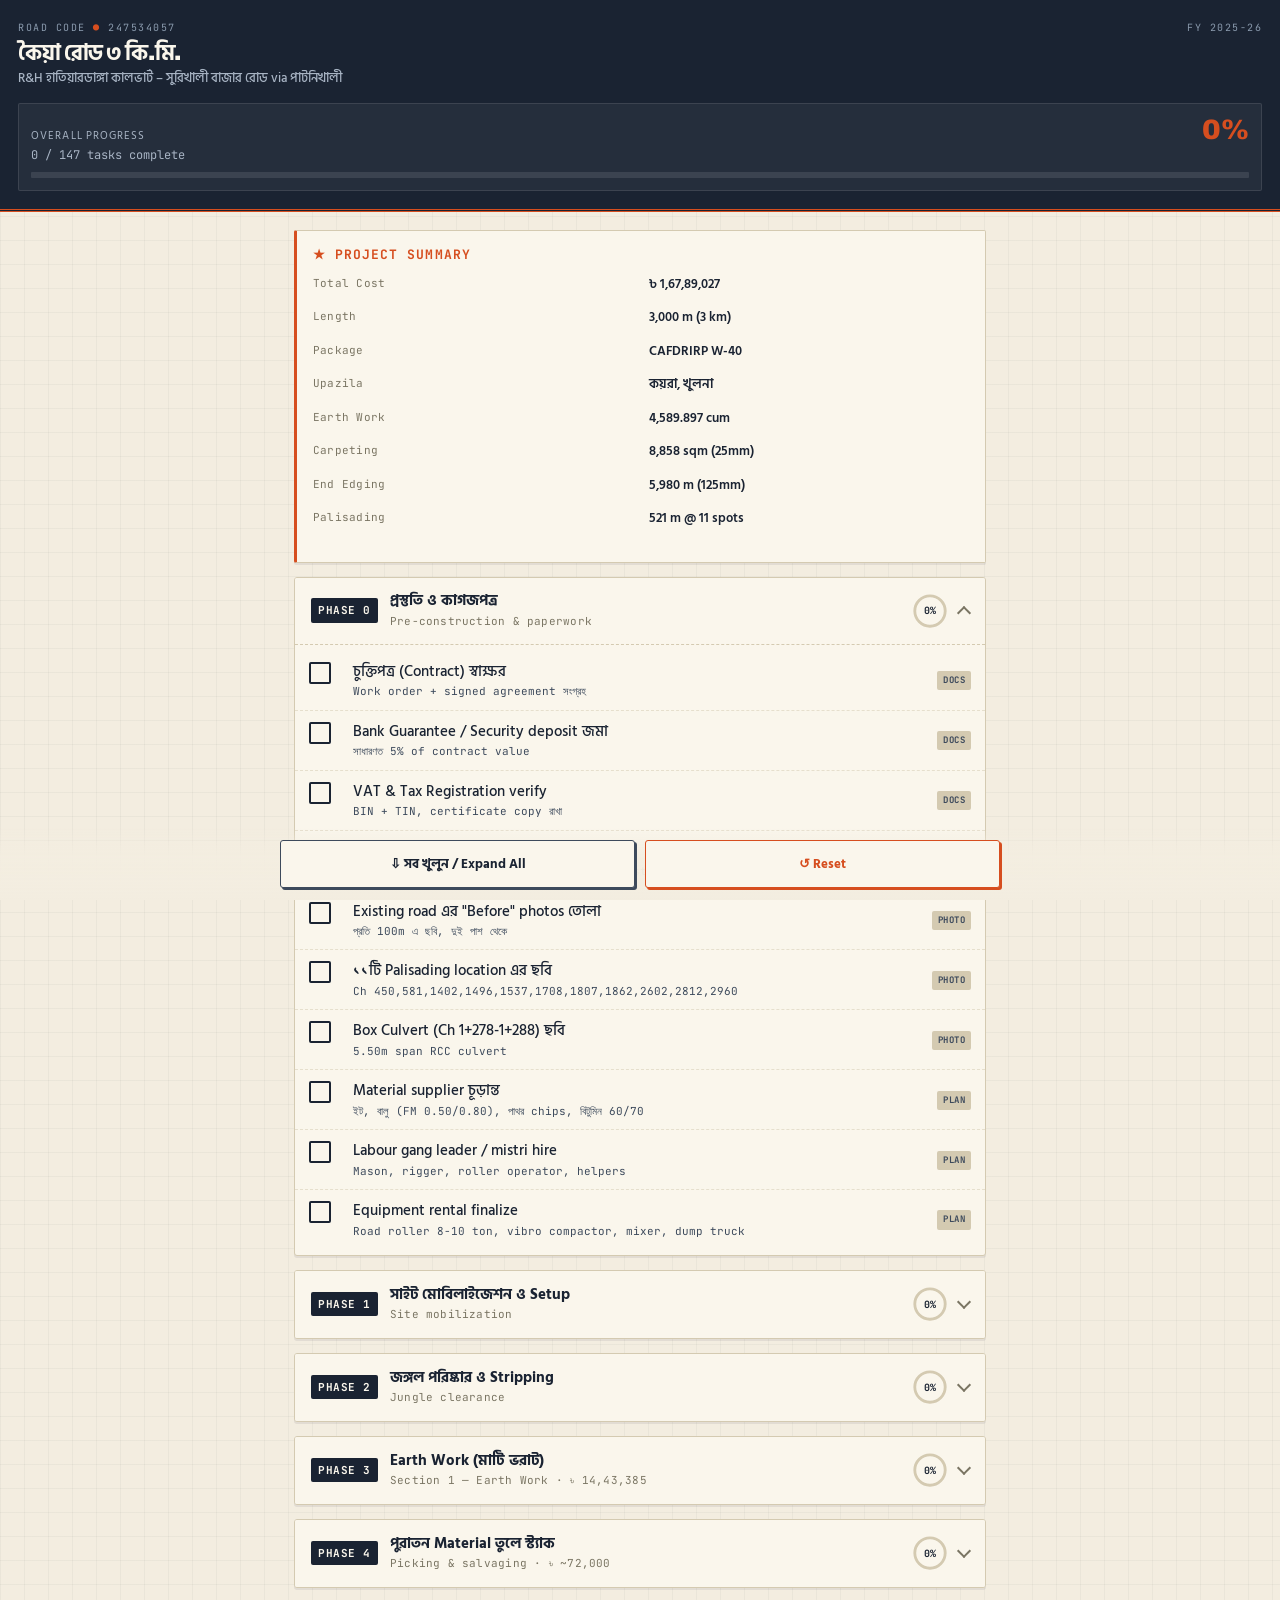
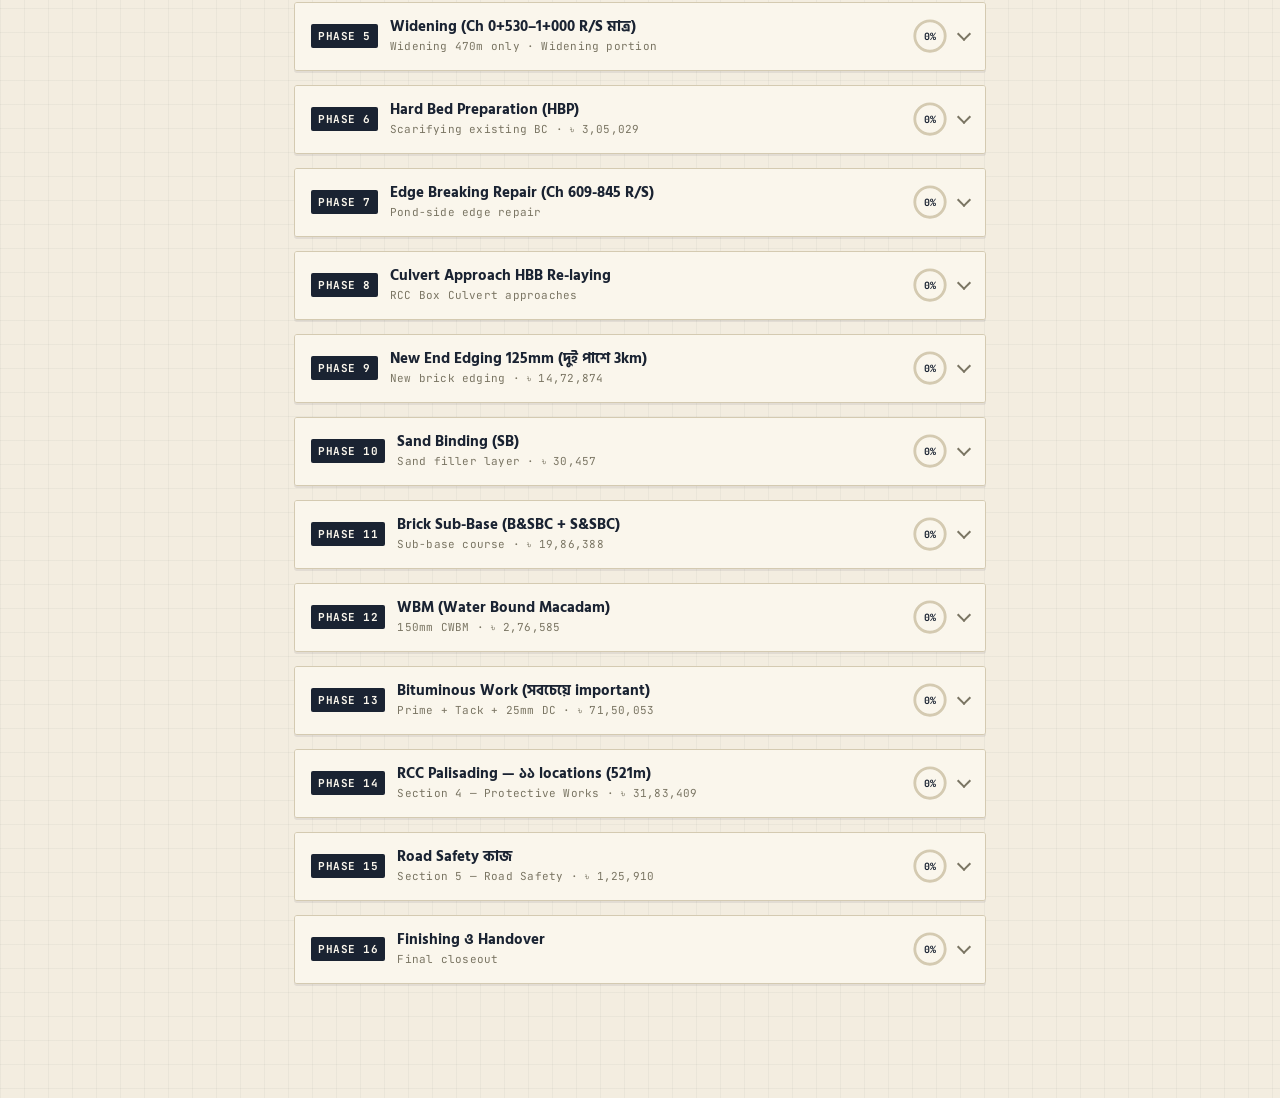
<file: files/koiya_road_checklist.html>
<!DOCTYPE html>
<html lang="bn">
<head>
<meta charset="UTF-8">
<meta name="viewport" content="width=device-width, initial-scale=1.0, maximum-scale=1.0, user-scalable=no">
<meta name="apple-mobile-web-app-capable" content="yes">
<meta name="theme-color" content="#1a2332">
<title>কৈয়া রোড ৩কিমি — Contractor Checklist</title>
<link rel="preconnect" href="https://fonts.googleapis.com">
<link rel="preconnect" href="https://fonts.gstatic.com" crossorigin>
<link href="https://fonts.googleapis.com/css2?family=Hind+Siliguri:wght@400;500;600;700&family=JetBrains+Mono:wght@400;500;700&family=Archivo:wght@700;900&display=swap" rel="stylesheet">
<style>
  :root {
    --bg: #f3ede0;
    --paper: #faf6ec;
    --ink: #1a2332;
    --ink-soft: #3d4a5c;
    --muted: #7a7563;
    --line: #d4cab1;
    --line-soft: #e6dfcd;
    --accent: #d64e1f;
    --accent-soft: #f4d5c5;
    --ok: #2d6a4f;
    --ok-soft: #c8e2d4;
    --warning: #b8860b;
    --shadow: 0 2px 0 rgba(26,35,50,0.08);
  }
  * { box-sizing: border-box; -webkit-tap-highlight-color: transparent; }
  html, body { margin: 0; padding: 0; background: var(--bg); color: var(--ink);
    font-family: 'Hind Siliguri', system-ui, sans-serif; font-size: 15px; line-height: 1.5;
    background-image:
      linear-gradient(rgba(26,35,50,0.04) 1px, transparent 1px),
      linear-gradient(90deg, rgba(26,35,50,0.04) 1px, transparent 1px);
    background-size: 24px 24px;
    min-height: 100vh;
  }
  .mono { font-family: 'JetBrains Mono', monospace; }
  .header {
    background: var(--ink); color: var(--paper); padding: 20px 18px 18px;
    border-bottom: 3px double var(--accent); position: sticky; top: 0; z-index: 100;
  }
  .header-top {
    display: flex; justify-content: space-between; align-items: baseline;
    font-family: 'JetBrains Mono', monospace; font-size: 10px; letter-spacing: 0.15em;
    text-transform: uppercase; color: #8a9aad; margin-bottom: 6px;
  }
  .header-top .dot { color: var(--accent); }
  .project-title {
    font-family: 'Archivo', 'Hind Siliguri', sans-serif; font-weight: 900;
    font-size: 22px; line-height: 1.1; letter-spacing: -0.02em; margin: 0;
  }
  .project-subtitle {
    font-size: 13px; color: #a8b4c4; margin-top: 4px; font-weight: 500;
  }
  .overall-progress {
    margin-top: 14px; padding: 12px; background: rgba(255,255,255,0.05);
    border: 1px solid rgba(255,255,255,0.1); border-radius: 2px;
  }
  .op-header {
    display: flex; justify-content: space-between; align-items: baseline;
    margin-bottom: 8px;
  }
  .op-label { font-size: 11px; letter-spacing: 0.1em; text-transform: uppercase; color: #a8b4c4; }
  .op-percent { font-family: 'Archivo', sans-serif; font-weight: 900; font-size: 28px; color: var(--accent); line-height: 1; }
  .op-count { font-family: 'JetBrains Mono', monospace; font-size: 12px; color: #a8b4c4; margin-top: 2px; }
  .bar { height: 6px; background: rgba(255,255,255,0.1); border-radius: 1px; overflow: hidden; position: relative; }
  .bar-fill { height: 100%; background: linear-gradient(90deg, var(--accent), #f57c3a); transition: width 0.4s cubic-bezier(0.4,0,0.2,1); }

  .container { max-width: 720px; margin: 0 auto; padding: 18px 14px 100px; }

  .phase {
    background: var(--paper); border: 1px solid var(--line); border-radius: 3px;
    margin-bottom: 14px; box-shadow: var(--shadow); overflow: hidden;
  }
  .phase-header {
    padding: 14px 16px; cursor: pointer; user-select: none;
    display: grid; grid-template-columns: auto 1fr auto; gap: 12px; align-items: center;
    background: var(--paper); transition: background 0.15s;
    border-bottom: 1px dashed transparent;
  }
  .phase-header:active { background: var(--line-soft); }
  .phase.open .phase-header { border-bottom-color: var(--line); }
  .phase-num {
    font-family: 'JetBrains Mono', monospace; font-weight: 700; font-size: 11px;
    color: var(--paper); background: var(--ink); padding: 4px 7px; border-radius: 2px;
    letter-spacing: 0.05em; min-width: 44px; text-align: center;
  }
  .phase.done .phase-num { background: var(--ok); }
  .phase-title-wrap { min-width: 0; }
  .phase-title {
    font-weight: 700; font-size: 15px; color: var(--ink); line-height: 1.25;
    margin: 0;
  }
  .phase-en { font-size: 11px; color: var(--muted); font-family: 'JetBrains Mono', monospace;
    letter-spacing: 0.02em; margin-top: 2px; }
  .phase-meta {
    display: flex; align-items: center; gap: 10px; flex-wrap: nowrap;
  }
  .phase-cost {
    font-family: 'JetBrains Mono', monospace; font-size: 10px; color: var(--accent);
    font-weight: 700; white-space: nowrap;
  }
  .phase-progress-ring {
    width: 38px; height: 38px; position: relative; flex-shrink: 0;
  }
  .phase-progress-ring svg { width: 100%; height: 100%; transform: rotate(-90deg); }
  .phase-progress-ring circle { fill: none; stroke-width: 3; }
  .ring-bg { stroke: var(--line); }
  .ring-fg { stroke: var(--accent); stroke-linecap: round; transition: stroke-dashoffset 0.4s; }
  .phase.done .ring-fg { stroke: var(--ok); }
  .phase-progress-text {
    position: absolute; inset: 0; display: flex; align-items: center; justify-content: center;
    font-family: 'JetBrains Mono', monospace; font-size: 10px; font-weight: 700; color: var(--ink);
  }
  .phase-arrow {
    width: 10px; height: 10px; border-right: 2px solid var(--muted); border-bottom: 2px solid var(--muted);
    transform: rotate(45deg); transition: transform 0.2s; margin-top: -4px;
  }
  .phase.open .phase-arrow { transform: rotate(-135deg); margin-top: 4px; }

  .phase-body {
    max-height: 0; overflow: hidden; transition: max-height 0.3s ease-out;
  }
  .phase.open .phase-body { max-height: 5000px; }
  .phase-body-inner { padding: 6px 0; }

  .task {
    display: grid; grid-template-columns: 44px 1fr auto; align-items: flex-start;
    padding: 10px 14px; border-bottom: 1px dashed var(--line-soft);
    cursor: pointer; transition: background 0.1s;
    min-height: 54px;
  }
  .task:last-child { border-bottom: none; }
  .task:active { background: var(--line-soft); }
  .task.checked { background: rgba(45,106,79,0.04); }

  .checkbox {
    width: 22px; height: 22px; border: 2px solid var(--ink); border-radius: 2px;
    display: flex; align-items: center; justify-content: center;
    flex-shrink: 0; transition: all 0.15s; background: var(--paper); margin-top: 1px;
  }
  .task.checked .checkbox { background: var(--ok); border-color: var(--ok); }
  .checkbox svg { width: 14px; height: 14px; color: white; opacity: 0; transition: opacity 0.15s; }
  .task.checked .checkbox svg { opacity: 1; }

  .task-content { min-width: 0; padding-top: 1px; }
  .task-title { font-weight: 500; color: var(--ink); line-height: 1.35; font-size: 14.5px; }
  .task.checked .task-title { text-decoration: line-through; text-decoration-color: var(--muted); color: var(--muted); }
  .task-detail {
    font-family: 'JetBrains Mono', monospace; font-size: 11px; color: var(--ink-soft);
    margin-top: 3px; letter-spacing: 0; line-height: 1.4;
  }
  .task.checked .task-detail { color: var(--muted); }

  .task-tag {
    font-family: 'JetBrains Mono', monospace; font-size: 9px; font-weight: 700;
    text-transform: uppercase; letter-spacing: 0.05em; padding: 3px 6px; border-radius: 2px;
    background: var(--accent-soft); color: var(--accent); white-space: nowrap;
    align-self: center; margin-top: 1px;
  }
  .task-tag.ok { background: var(--ok-soft); color: var(--ok); }
  .task-tag.warn { background: #fae5c3; color: var(--warning); }
  .task-tag.muted { background: var(--line); color: var(--ink-soft); }

  .sub-section {
    padding: 8px 16px 4px; background: linear-gradient(180deg, var(--line-soft), transparent);
    font-family: 'JetBrains Mono', monospace; font-size: 10px; font-weight: 700;
    color: var(--ink-soft); text-transform: uppercase; letter-spacing: 0.1em;
    border-top: 1px solid var(--line-soft);
  }

  .footer-actions {
    position: fixed; bottom: 0; left: 0; right: 0; padding: 12px 14px;
    background: linear-gradient(180deg, rgba(243,237,224,0) 0%, rgba(243,237,224,0.95) 40%, var(--bg) 100%);
    pointer-events: none; z-index: 50;
  }
  .footer-inner { max-width: 720px; margin: 0 auto; display: flex; gap: 10px; pointer-events: auto; }
  .btn {
    flex: 1; padding: 12px; border: 1.5px solid var(--ink); background: var(--paper);
    color: var(--ink); font-family: 'Hind Siliguri', sans-serif; font-weight: 700; font-size: 13px;
    border-radius: 3px; cursor: pointer; transition: all 0.15s;
    box-shadow: 2px 2px 0 var(--ink);
  }
  .btn:active { transform: translate(2px, 2px); box-shadow: 0 0 0 var(--ink); }
  .btn.danger { border-color: var(--accent); color: var(--accent); box-shadow: 2px 2px 0 var(--accent); }
  .btn.expand { border-color: var(--ink-soft); box-shadow: 2px 2px 0 var(--ink-soft); }

  .stamp {
    position: fixed; top: 50%; left: 50%; transform: translate(-50%, -50%) rotate(-12deg);
    border: 4px solid var(--ok); color: var(--ok); padding: 16px 32px;
    font-family: 'Archivo', sans-serif; font-weight: 900; font-size: 28px; letter-spacing: 0.1em;
    background: rgba(250, 246, 236, 0.9); border-radius: 4px; pointer-events: none;
    opacity: 0; transition: opacity 0.3s, transform 0.3s;
    z-index: 200;
  }
  .stamp.show { opacity: 1; transform: translate(-50%, -50%) rotate(-6deg) scale(1.05); }

  .toast {
    position: fixed; bottom: 80px; left: 50%; transform: translateX(-50%) translateY(20px);
    background: var(--ink); color: var(--paper); padding: 10px 18px; border-radius: 2px;
    font-size: 13px; font-weight: 500; opacity: 0; transition: all 0.3s;
    z-index: 150; pointer-events: none; box-shadow: 0 4px 12px rgba(0,0,0,0.15);
  }
  .toast.show { opacity: 1; transform: translateX(-50%) translateY(0); }

  .loading {
    position: fixed; inset: 0; background: var(--bg); display: flex;
    align-items: center; justify-content: center; z-index: 1000; color: var(--ink);
    font-family: 'JetBrains Mono', monospace; font-size: 12px; letter-spacing: 0.15em;
    text-transform: uppercase;
  }
  .loading.hide { opacity: 0; pointer-events: none; transition: opacity 0.4s; }

  .info-card {
    background: var(--paper); border: 1px solid var(--line); border-left: 3px solid var(--accent);
    padding: 14px 16px; margin-bottom: 14px; border-radius: 2px; box-shadow: var(--shadow);
  }
  .info-card h3 { margin: 0 0 6px; font-size: 13px; letter-spacing: 0.08em; text-transform: uppercase; color: var(--accent); font-family: 'JetBrains Mono', monospace; }
  .info-grid { display: grid; grid-template-columns: repeat(2, 1fr); gap: 8px 16px; margin-top: 10px; font-size: 13px; }
  .info-grid dt { color: var(--muted); font-size: 11px; font-family: 'JetBrains Mono', monospace; letter-spacing: 0.02em; }
  .info-grid dd { margin: 0 0 6px; color: var(--ink); font-weight: 600; }

  @media (max-width: 480px) {
    .project-title { font-size: 19px; }
    .op-percent { font-size: 24px; }
    .phase-title { font-size: 14px; }
    .task-title { font-size: 14px; }
  }
</style>
</head>
<body>

<div class="loading" id="loading">Loading your progress…</div>

<div class="header">
  <div class="header-top">
    <span>ROAD CODE <span class="dot">●</span> 247534057</span>
    <span>FY 2025-26</span>
  </div>
  <h1 class="project-title">কৈয়া রোড ৩ কি.মি.</h1>
  <div class="project-subtitle">R&amp;H হাতিয়ারডাঙ্গা কালভার্ট – সুরিখালী বাজার রোড via পাটনিখালী</div>
  <div class="overall-progress">
    <div class="op-header">
      <div>
        <div class="op-label">Overall Progress</div>
        <div class="op-count" id="overallCount">0 / 0 tasks</div>
      </div>
      <div class="op-percent" id="overallPct">0%</div>
    </div>
    <div class="bar"><div class="bar-fill" id="overallBar" style="width:0%"></div></div>
  </div>
</div>

<div class="container">

<div class="info-card">
  <h3>★ PROJECT SUMMARY</h3>
  <dl class="info-grid">
    <dt>Total Cost</dt><dd>৳ 1,67,89,027</dd>
    <dt>Length</dt><dd>3,000 m (3 km)</dd>
    <dt>Package</dt><dd>CAFDRIRP W-40</dd>
    <dt>Upazila</dt><dd>কয়রা, খুলনা</dd>
    <dt>Earth Work</dt><dd>4,589.897 cum</dd>
    <dt>Carpeting</dt><dd>8,858 sqm (25mm)</dd>
    <dt>End Edging</dt><dd>5,980 m (125mm)</dd>
    <dt>Palisading</dt><dd>521 m @ 11 spots</dd>
  </dl>
</div>

<div id="phases"></div>

</div>

<div class="footer-actions">
  <div class="footer-inner">
    <button class="btn expand" id="expandAllBtn">⇩ সব খুলুন / Expand All</button>
    <button class="btn danger" id="resetBtn">↺ Reset</button>
  </div>
</div>

<div class="stamp" id="stamp">PROJECT DONE ✓</div>
<div class="toast" id="toast"></div>

<script>
const PHASES = [
  {
    id: 'p0', num: 'PHASE 0', title: 'প্রস্তুতি ও কাগজপত্র', en: 'Pre-construction & paperwork',
    cost: null,
    tasks: [
      { t: 'চুক্তিপত্র (Contract) স্বাক্ষর', d: 'Work order + signed agreement সংগ্রহ', tag: 'DOCS' },
      { t: 'Bank Guarantee / Security deposit জমা', d: 'সাধারণত 5% of contract value', tag: 'DOCS' },
      { t: 'VAT & Tax Registration verify', d: 'BIN + TIN, certificate copy রাখা', tag: 'DOCS' },
      { t: 'Project Engineer এর সাথে Joint Site Visit', d: 'Upazila Engineer Md. Abul Fazel + Sub-Asst. Engineer Md. Afzal Hossain', tag: 'FIELD' },
      { t: 'Existing road এর "Before" photos তোলা', d: 'প্রতি 100m এ ছবি, দুই পাশ থেকে', tag: 'PHOTO' },
      { t: '১১টি Palisading location এর ছবি', d: 'Ch 450,581,1402,1496,1537,1708,1807,1862,2602,2812,2960', tag: 'PHOTO' },
      { t: 'Box Culvert (Ch 1+278-1+288) ছবি', d: '5.50m span RCC culvert', tag: 'PHOTO' },
      { t: 'Material supplier চূড়ান্ত', d: 'ইট, বালু (FM 0.50/0.80), পাথর chips, বিটুমিন 60/70', tag: 'PLAN' },
      { t: 'Labour gang leader / mistri hire', d: 'Mason, rigger, roller operator, helpers', tag: 'PLAN' },
      { t: 'Equipment rental finalize', d: 'Road roller 8-10 ton, vibro compactor, mixer, dump truck', tag: 'PLAN' }
    ]
  },
  {
    id: 'p1', num: 'PHASE 1', title: 'সাইট মোবিলাইজেশন ও Setup', en: 'Site mobilization',
    cost: null,
    tasks: [
      { t: 'সাইট অফিস স্থাপন', d: 'Store room + engineer\'s table + drawings রাখার জায়গা', tag: 'SETUP' },
      { t: 'TBM (Temporary Bench Mark) fix', d: 'Ex-UZR BC Road Top C/C, RL = 10.00', tag: 'SURVEY' },
      { t: 'চেইনেজ markers স্থাপন', d: 'প্রতি 100m এ peg, red paint দিয়ে mark', tag: 'SURVEY' },
      { t: 'Centerline alignment mark', d: 'Nylon dori দিয়ে, 3km full length', tag: 'SURVEY' },
      { t: 'Safety signs + cones সাইটে রাখা', d: 'Traffic diversion plan', tag: 'SAFETY' },
      { t: 'First aid box + safety helmet/shoe', d: 'Minimum 10 helmet, 5 pair shoe', tag: 'SAFETY' },
      { t: 'Material storage yard prepare', d: 'ইট, বালু, chips আলাদা stack', tag: 'SETUP' },
      { t: 'Water source arrange', d: 'Compaction + WBM এর জন্য পানি পাম্প', tag: 'SETUP' },
      { t: 'Level machine ও staff test', d: 'Auto level + 4m staff + tripod check', tag: 'SURVEY' }
    ]
  },
  {
    id: 'p2', num: 'PHASE 2', title: 'জঙ্গল পরিষ্কার ও Stripping', en: 'Jungle clearance',
    cost: null,
    tasks: [
      { t: 'Ch 0+000 → 0+500 jungle clearing', d: 'ঝোপ, আগাছা, tree stump (200mm girth পর্যন্ত)', tag: '500m' },
      { t: 'Ch 0+500 → 1+000 jungle clearing', d: 'বিশেষ করে widening side R/S', tag: '500m' },
      { t: 'Ch 1+000 → 1+500 jungle clearing', d: 'কালভার্ট area carefully', tag: '500m' },
      { t: 'Ch 1+500 → 2+000 jungle clearing', d: 'Multiple palisading locations', tag: '500m' },
      { t: 'Ch 2+000 → 2+500 jungle clearing', d: '', tag: '500m' },
      { t: 'Ch 2+500 → 3+000 jungle clearing', d: 'শেষ সেকশন', tag: '500m' },
      { t: 'Side slope ও top surface stripping', d: '200mm stripping as per spec', tag: 'ALL' },
      { t: 'Debris ও rubbish removal', d: 'সাইটের বাইরে dump করা', tag: 'ALL' }
    ]
  },
  {
    id: 'p3', num: 'PHASE 3', title: 'Earth Work (মাটি ভরাট)', en: 'Section 1 — Earth Work',
    cost: '৳ 14,43,385',
    tasks: [
      { t: 'Borrow pit ও dug balling prepare', d: '200m Right-of-Way এর বাইরে থেকে মাটি', tag: 'PLAN' },
      { t: 'Ch 0 → 500 earth filling + compaction', d: 'Layer-wise 150mm (vertical), 600mm (horizontal)', tag: '500m' },
      { t: 'Ch 500 → 1000 earth filling', d: 'Widening portion সহ R/S', tag: '500m' },
      { t: 'Ch 1000 → 1500 earth filling', d: 'কালভার্ট gap 1378-1388 বাদ', tag: '500m' },
      { t: 'Ch 1500 → 2000 earth filling', d: '', tag: '500m' },
      { t: 'Ch 2000 → 2500 earth filling', d: '', tag: '500m' },
      { t: 'Ch 2500 → 3000 earth filling', d: 'শেষ অংশ', tag: '500m' },
      { t: 'Compaction Test — 85/95/98% MDD', d: 'Standard Proctor, Engineer witness', tag: 'QC' },
      { t: 'Cambering 150mm at center crest', d: 'পুরো 3km এ', tag: 'FINISH' },
      { t: 'Side slope 1:1 dressing', d: 'Left + Right উভয় পাশে', tag: 'FINISH' },
      { t: 'Benching 100mm clod size', d: 'Slope এর সাথে নতুন মাটি bond এর জন্য', tag: 'FINISH' },
      { t: 'Total volume measurement', d: 'Target: 4,589.897 cum (deduction বাদে)', tag: 'QC' },
      { t: 'Engineer-in-charge এর approval নেয়া', d: 'Measurement book entry', tag: 'DOCS' }
    ]
  },
  {
    id: 'p4', num: 'PHASE 4', title: 'পুরাতন Material তুলে স্ট্যাক', en: 'Picking & salvaging',
    cost: '৳ ~72,000',
    tasks: [
      { t: 'PIEE 75mm পুরাতন End Edging তুলা', d: 'Ch 0+00 → 2+000 both sides — মোট 3,542 m', tag: '3542m' },
      { t: 'PIEE 125mm পুরাতন End Edging তুলা', d: 'Ch 2+000 → 3+000 both sides — মোট 1,918 m', tag: '1918m' },
      { t: 'PIHBB তুলা — Ch 1+268-1+278 কালভার্ট', d: '77.50 sqm, trapezoid (10+5.5)/2 width', tag: 'CULVERT' },
      { t: 'PIHBB তুলা — Ch 1+288-1+298 কালভার্ট', d: '77.50 sqm (অপর পাশ)', tag: 'CULVERT' },
      { t: 'PIBFS তুলা — Ch 1+268-1+278', d: '77.50 sqm BFS layer', tag: 'CULVERT' },
      { t: 'PIBFS তুলা — Ch 1+288-1+298', d: '77.50 sqm BFS layer (অপর পাশ)', tag: 'CULVERT' },
      { t: 'Salvaged bricks গণনা + stacking', d: 'Approx: 3,542×8 + 1,918×14 = ~55,000 bricks', tag: 'COUNT' },
      { t: 'Engineer কে salvage quantity জানানো', d: 'Salvage certificate (পাতা 12 অনুযায়ী)', tag: 'DOCS' }
    ]
  },
  {
    id: 'p5', num: 'PHASE 5', title: 'Widening (Ch 0+530–1+000 R/S মাত্র)', en: 'Widening 470m only',
    cost: 'Widening portion',
    tasks: [
      { t: 'Box Cutting 300mm deep, 525mm wide', d: '470m × 0.525m × 0.300m = 246.750 sqm', tag: '470m R/S' },
      { t: 'Sand FM 0.50 sub-grade 125mm', d: '30.844 cum, compaction 98% MDD', tag: 'SUB-GRADE' },
      { t: 'SBBC sub-base 150mm (38mm Crusher run)', d: '11.625 cum, CBR 30%, 98% Mod. Proctor', tag: 'SUB-BASE' },
      { t: 'BFS (Brick Flat Soling) single layer', d: '246.750 sqm, 1st class bricks', tag: 'BFS' },
      { t: 'HBB + 25mm sand cushion (FM 0.50)', d: '246.750 sqm, Herring Bone Bond', tag: 'HBB' },
      { t: 'New End Edging 75mm (EE)', d: '470m R/S — BC side, ৳1,12,630', tag: '470m' },
      { t: 'Compaction + level check', d: 'Engineer approval', tag: 'QC' }
    ]
  },
  {
    id: 'p6', num: 'PHASE 6', title: 'Hard Bed Preparation (HBP)', en: 'Scarifying existing BC',
    cost: '৳ 3,05,029',
    tasks: [
      { t: 'HBP Ch 0+00 → 0+010 flare (50 sqm)', d: 'Width (7.0+5.0+3.0)/3 = 5.0m', tag: 'JUNCTION' },
      { t: 'HBP Ch 0+010 → 0+530 (1,560 sqm)', d: '520m × 3.0m width, scarify 75mm', tag: '520m' },
      { t: 'HBP Ch 0+530 → 1+000 (1,128 sqm)', d: '470m × 2.4m (existing crest)', tag: '470m' },
      { t: 'HBP Ch 1+000 → 3+000 (6,000 sqm)', d: '2000m × 3.0m width', tag: '2000m' },
      { t: 'Deduction: Edge breaking (Ch 0+609-0+845)', d: '-70.80 sqm বাদ', tag: 'DEDUCT' },
      { t: 'Deduction: WBM zones + culvert approach', d: '-62.4 -16.8 -90 = -169.2 sqm', tag: 'DEDUCT' },
      { t: 'Rolling 8-10 MT road roller', d: '100% MDD (Standard Proctor)', tag: 'QC' },
      { t: 'Total HBP complete: 8,499 sqm', d: 'Engineer measurement verify', tag: 'TOTAL' }
    ]
  },
  {
    id: 'p7', num: 'PHASE 7', title: 'Edge Breaking Repair (Ch 609-845 R/S)', en: 'Pond-side edge repair',
    cost: null,
    tasks: [
      { t: 'Sand FM 0.50 sub-grade', d: '236m × 0.300m × 0.150m = 10.620 cum', tag: '236m' },
      { t: 'SBBC sub-base 150mm', d: '10.620 cum (38mm crusher run)', tag: '236m' },
      { t: 'Compaction test', d: 'CBR 30% minimum', tag: 'QC' }
    ]
  },
  {
    id: 'p8', num: 'PHASE 8', title: 'Culvert Approach HBB Re-laying', en: 'RCC Box Culvert approaches',
    cost: null,
    tasks: [
      { t: 'Sand sub-grade Ch 1+268-1+278', d: '11.625 cum (0.150m thick)', tag: 'APPROACH-1' },
      { t: 'Sand sub-grade Ch 1+288-1+298', d: '11.625 cum (অপর পাশ)', tag: 'APPROACH-2' },
      { t: 'SBBC sub-base Ch 1+268-1+278', d: '11.625 cum (38mm chips)', tag: 'APPROACH-1' },
      { t: 'SBBC sub-base Ch 1+288-1+298', d: '11.625 cum', tag: 'APPROACH-2' },
      { t: 'Re-lay BFS (salvaged) — Ch 1+268-1+278', d: '77.50 sqm', tag: 'APPROACH-1' },
      { t: 'Re-lay BFS (salvaged) — Ch 1+288-1+298', d: '77.50 sqm', tag: 'APPROACH-2' },
      { t: 'Re-lay HBB (salvaged) — Ch 1+268-1+278', d: '77.50 sqm', tag: 'APPROACH-1' },
      { t: 'Re-lay HBB (salvaged) — Ch 1+288-1+298', d: '77.50 sqm', tag: 'APPROACH-2' }
    ]
  },
  {
    id: 'p9', num: 'PHASE 9', title: 'New End Edging 125mm (দুই পাশে 3km)', en: 'New brick edging',
    cost: '৳ 14,72,874',
    tasks: [
      { t: 'EE 125mm Ch 0+00 → 1+000 L/S', d: '1000m × 125mm across, 1st class ইট', tag: '1000m L' },
      { t: 'EE 125mm Ch 0+00 → 1+000 R/S', d: '1000m × 125mm, Widening side সহ', tag: '1000m R' },
      { t: 'EE 125mm Ch 1+000 → 2+000 L/S', d: '1000m', tag: '1000m L' },
      { t: 'EE 125mm Ch 1+000 → 2+000 R/S', d: '1000m', tag: '1000m R' },
      { t: 'EE 125mm Ch 2+000 → 3+000 L/S', d: '1000m — 10m (culvert gap) = 990m', tag: '990m L' },
      { t: 'EE 125mm Ch 2+000 → 3+000 R/S', d: '990m (culvert gap বাদ)', tag: '990m R' },
      { t: 'Gap filling with local sand', d: 'Interstices tightly pack', tag: 'FINISH' },
      { t: 'Total EE check: 5,980m × ৳246.30', d: '৳14,72,874', tag: 'TOTAL' }
    ]
  },
  {
    id: 'p10', num: 'PHASE 10', title: 'Sand Binding (SB)', en: 'Sand filler layer',
    cost: '৳ 30,457',
    tasks: [
      { t: 'SB Ch 0+010 → 0+530 (1,560 sqm)', d: 'FM 0.80 @ 0.005 cum/sqm', tag: '520m' },
      { t: 'SB Ch 0+530 → 1+000 (1,128 sqm)', d: 'Widening portion সহ', tag: '470m' },
      { t: 'SB Ch 1+298 → 2+100 (2,406 sqm)', d: '802m × 3.0m', tag: '802m' },
      { t: 'SB Ch 2+812 → 3+000 (564 sqm)', d: '188m × 3.0m', tag: '188m' },
      { t: 'Deduction zones বাদ', d: '-150 sqm (edge/WBM)', tag: 'DEDUCT' }
    ]
  },
  {
    id: 'p11', num: 'PHASE 11', title: 'Brick Sub-Base (B&SBC + S&SBC)', en: 'Sub-base course',
    cost: '৳ 19,86,388',
    tasks: [
      { t: 'B&SBC (50mm downgraded) — 226.079 cum', d: 'Salvaged bricks থেকে chips তৈরি', tag: 'SALVAGE' },
      { t: 'S&SBC (50mm downgraded) — 389.180 cum', d: 'New supply brick chips, LAA ≤ 40', tag: 'NEW' },
      { t: 'Spreading + leveling', d: 'Camber + super-elevation maintain', tag: 'LAY' },
      { t: 'Rolling + compaction', d: '100mm max loose thickness per layer', tag: 'QC' }
    ]
  },
  {
    id: 'p12', num: 'PHASE 12', title: 'WBM (Water Bound Macadam)', en: '150mm CWBM',
    cost: '৳ 2,76,585',
    tasks: [
      { t: 'CWBM Ch 0+00 → 1+000 (widening lane)', d: '462.601 cum total', tag: '150mm' },
      { t: 'Crusher run aggregate spread', d: '1st class bricks/picked chips, CBR 80%', tag: 'LAY' },
      { t: 'Dry rolling (8-10 ton)', d: 'First pass', tag: 'ROLL' },
      { t: 'Choking material (screening) spread', d: '0.012 cum/sqm filler', tag: 'LAY' },
      { t: 'Wet rolling — water sprinkling', d: 'Continue till grout flushes ahead of roller', tag: 'ROLL' },
      { t: 'Compaction 98% MDD (Modified Proctor)', d: 'Engineer test', tag: 'QC' }
    ]
  },
  {
    id: 'p13', num: 'PHASE 13', title: 'Bituminous Work (সবচেয়ে important)', en: 'Prime + Tack + 25mm DC',
    cost: '৳ 71,50,053',
    tasks: [
      { t: 'Surface সম্পূর্ণ পরিষ্কার (dust/debris)', d: 'Broom + compressed air', tag: 'PREP' },
      { t: 'Prime Coat @ 1.2 L/sqm (8,803 sqm)', d: 'Bitumen 60/70, ASTM/AASHTO spec', tag: 'PRIME' },
      { t: 'Prime Coat 24 hours curing', d: 'Traffic বন্ধ রাখা', tag: 'WAIT' },
      { t: 'Tack Coat @ 0.5 kg/sqm (55 sqm)', d: 'কালভার্ট area + culvert approach', tag: 'TACK' },
      { t: 'Bitumen heating 175-185°C', d: 'Penetration grade 60/70', tag: 'MIX' },
      { t: 'Aggregate heating 160-170°C', d: 'Job mix design approved', tag: 'MIX' },
      { t: 'Hot mix laying 25mm DC (8,858 sqm)', d: 'Final mix temp 140°C, uniform thickness', tag: '8858sqm' },
      { t: 'Steel Drum Roller 8-10 tons (first pass)', d: 'Temp when rolling: not below 90°C', tag: 'ROLL' },
      { t: 'Pneumatic Tire Roller (intermediate)', d: '3-5 tons, multiple tire', tag: 'ROLL' },
      { t: 'Final steel roller pass', d: 'Smooth finish, no roller marks', tag: 'ROLL' },
      { t: 'Core sample test for density', d: '>= 95% of Marshall density', tag: 'QC' }
    ]
  },
  {
    id: 'p14', num: 'PHASE 14', title: 'RCC Palisading — ১১ locations (521m)', en: 'Section 4 — Protective Works',
    cost: '৳ 31,83,409',
    subGroups: true,
    tasks: [
      { section: 'LOCATION 1 — Ch 450-467 L/S (17m, D=1.75m, ht=1.50m)' },
      { t: 'Trench excavate 1m deep', d: 'Width 250mm + 150mm backfill', tag: '17m' },
      { t: 'RCC post (150×150×3m) driven 2/3 in ground', d: '@ 900mm c/c, ~20 posts', tag: 'POST' },
      { t: 'Pre-cast RCC plate (1050×600×75mm) fit', d: 'Fitted between posts with bolts', tag: 'PLATE' },
      { t: '250mm brick wall (1:1.5:3) build', d: 'Cement mortar, pointing', tag: 'WALL' },
      { t: '150mm layer-by-layer compacted backfill', d: '95% compaction, Clay & Silty', tag: 'BACKFILL' },

      { section: 'LOCATION 2 — Ch 581-845 R/S (264m, D=1.50m, ht=1.60m) ★ সবচেয়ে বড়' },
      { t: 'Trench excavation 264m', d: 'সবচেয়ে দীর্ঘ — extra time লাগবে', tag: '264m' },
      { t: 'RCC posts ~300 nos install', d: '@900mm c/c × 2/3 driven', tag: 'POST' },
      { t: 'Pre-cast plates installation', d: 'Alignment check continuous', tag: 'PLATE' },
      { t: '250mm brick wall + plastering', d: 'Longest stretch', tag: 'WALL' },
      { t: 'Backfill ও compaction (95%)', d: 'Layer-wise 150mm', tag: 'BACKFILL' },

      { section: 'LOCATION 3 — Ch 1402-1417 L/S (15m)' },
      { t: 'Full palisading set (15m)', d: 'Trench → Post → Plate → Wall → Backfill', tag: '15m' },

      { section: 'LOCATION 4 — Ch 1496-1511 L/S (15m)' },
      { t: 'Full palisading set (15m)', d: 'Standard spec', tag: '15m' },

      { section: 'LOCATION 5 — Ch 1537-1551 L/S (14m, D=1.50m)' },
      { t: 'Full palisading set (14m)', d: 'Standard spec', tag: '14m' },

      { section: 'LOCATION 6 — Ch 1708-1760 L/S (52m, D=1.82m, ht=1.55m)' },
      { t: 'Full palisading set (52m)', d: '~60 posts', tag: '52m' },

      { section: 'LOCATION 7 — Ch 1807-1829 L/S (22m)' },
      { t: 'Full palisading set (22m)', d: '', tag: '22m' },

      { section: 'LOCATION 8 — Ch 1862-1880 L/S (18m)' },
      { t: 'Full palisading set (18m)', d: 'ht=1.45m, D=1.67m', tag: '18m' },

      { section: 'LOCATION 9 — Ch 2602-2642 L/S (40m)' },
      { t: 'Full palisading set (40m)', d: '', tag: '40m' },

      { section: 'LOCATION 10 — Ch 2812-2836 R/S (24m, ht=1.40m)' },
      { t: 'Full palisading set (24m)', d: 'Right Side', tag: '24m' },

      { section: 'LOCATION 11 — Ch 2960-3000 L/S (40m, D=5.05m ★ ভিন্ন)' },
      { t: 'Full palisading set (40m)', d: 'Design D বড় — junction এলাকা', tag: '40m' },

      { section: '— FINAL PALISADING CHECK —' },
      { t: 'মোট 521m verify', d: '৳6,110.19/m × 521m = ৳31,83,409', tag: 'TOTAL' },
      { t: 'Engineer এর joint measurement', d: 'সব 11 location check', tag: 'DOCS' }
    ]
  },
  {
    id: 'p15', num: 'PHASE 15', title: 'Road Safety কাজ', en: 'Section 5 — Road Safety',
    cost: '৳ 1,25,910',
    tasks: [
      { t: 'Road Name Plate (1 no)', d: 'Ch 0+00 এ, RCC (1:2:4) with bricks, paint', tag: '৳7,476' },
      { t: 'KM Post (4 nos)', d: 'প্রতি 1km এ, ৳3,950 each', tag: '৳15,803' },
      { t: 'RCC Guide Post (30 nos)', d: 'Culvert approach, 200mm dia, 1.70m long', tag: '৳56,094' },
      { t: 'Cautionary Sign Plates (7 nos)', d: 'Retro-reflective, 600mm equilateral triangle', tag: '৳46,537' },
      { t: 'Painting white/yellow bands', d: 'Guide post + signs', tag: 'PAINT' },
      { t: 'Foundation concrete setting', d: '28 days curing for signs', tag: 'WAIT' }
    ]
  },
  {
    id: 'p16', num: 'PHASE 16', title: 'Finishing ও Handover', en: 'Final closeout',
    cost: null,
    tasks: [
      { t: 'Final surface dressing', d: 'সব rough spots ঠিক করা', tag: 'FINISH' },
      { t: 'Edge finishing ও turfing area dressing', d: 'Side slopes clean', tag: 'FINISH' },
      { t: 'সম্পূর্ণ debris cleanup', d: 'রাস্তার পাশ থেকে সব leftover সরানো', tag: 'CLEAN' },
      { t: 'Temporary markers + barricade সরানো', d: 'Traffic পুরোপুরি open', tag: 'CLEAN' },
      { t: '"After" photos — প্রতি 100m', d: 'Before/after comparison', tag: 'PHOTO' },
      { t: 'Material test reports জমা', d: 'Bitumen, aggregate, brick, compaction', tag: 'DOCS' },
      { t: 'As-built drawings তৈরি', d: 'Actual measurement অনুযায়ী', tag: 'DOCS' },
      { t: 'Joint measurement with Engineer', d: 'SAE + UE + Executive Engineer', tag: 'DOCS' },
      { t: 'Measurement Book (MB) entry + sign', d: 'All 5 sections item-wise', tag: 'DOCS' },
      { t: 'Final bill submission', d: 'IPC + supporting documents', tag: 'DOCS' },
      { t: 'Handover Certificate সংগ্রহ', d: 'LGED থেকে project completion certificate', tag: 'DOCS' },
      { t: 'Defect Liability Period start (1 year)', d: 'কোন ক্ষতি হলে free repair', tag: 'WARRANTY' }
    ]
  }
];

// Flatten tasks + assign unique IDs
let totalTasks = 0;
PHASES.forEach((p, pi) => {
  p.totalTasks = 0;
  p.tasks.forEach((task, ti) => {
    if (task.section) return; // section heading, not a task
    task.id = `${p.id}_t${ti}`;
    p.totalTasks++;
    totalTasks++;
  });
});

// State
let state = {}; // id -> boolean

// Storage helpers (fallback to in-memory if window.storage unavailable)
const STORAGE_KEY = 'koiya_road_checklist_v1';
async function loadState() {
  try {
    if (typeof window.storage !== 'undefined') {
      const res = await window.storage.get(STORAGE_KEY);
      if (res && res.value) return JSON.parse(res.value);
    }
  } catch(e) { /* key doesn't exist — fresh start */ }
  return {};
}
async function saveState() {
  try {
    if (typeof window.storage !== 'undefined') {
      await window.storage.set(STORAGE_KEY, JSON.stringify(state));
    }
  } catch(e) { console.error('Save failed:', e); }
}

function showToast(msg) {
  const el = document.getElementById('toast');
  el.textContent = msg;
  el.classList.add('show');
  clearTimeout(el._t);
  el._t = setTimeout(() => el.classList.remove('show'), 1800);
}

function countDone(phase) {
  let done = 0;
  phase.tasks.forEach(t => { if (!t.section && state[t.id]) done++; });
  return done;
}

function updateProgress() {
  let totalDone = 0;
  PHASES.forEach(p => {
    const done = countDone(p);
    totalDone += done;
    const pct = p.totalTasks ? Math.round((done / p.totalTasks) * 100) : 0;
    const phaseEl = document.getElementById(p.id);
    if (!phaseEl) return;
    const ring = phaseEl.querySelector('.ring-fg');
    const ringText = phaseEl.querySelector('.phase-progress-text');
    const circ = 2 * Math.PI * 16;
    if (ring) {
      ring.style.strokeDasharray = circ;
      ring.style.strokeDashoffset = circ - (circ * pct / 100);
    }
    if (ringText) ringText.textContent = pct + '%';
    if (pct === 100) phaseEl.classList.add('done');
    else phaseEl.classList.remove('done');
  });
  const pct = totalTasks ? Math.round((totalDone / totalTasks) * 100) : 0;
  document.getElementById('overallPct').textContent = pct + '%';
  document.getElementById('overallBar').style.width = pct + '%';
  document.getElementById('overallCount').textContent = `${totalDone} / ${totalTasks} tasks complete`;
  if (pct === 100) {
    const stamp = document.getElementById('stamp');
    stamp.classList.add('show');
    setTimeout(() => stamp.classList.remove('show'), 2500);
  }
}

function render() {
  const container = document.getElementById('phases');
  container.innerHTML = '';
  PHASES.forEach((p, idx) => {
    const done = countDone(p);
    const pct = p.totalTasks ? Math.round((done / p.totalTasks) * 100) : 0;
    const circ = 2 * Math.PI * 16;
    const offset = circ - (circ * pct / 100);

    let tasksHtml = '';
    p.tasks.forEach(task => {
      if (task.section) {
        tasksHtml += `<div class="sub-section">${escapeHtml(task.section)}</div>`;
      } else {
        const checked = state[task.id] ? 'checked' : '';
        const tagClass = tagClassFor(task.tag);
        tasksHtml += `
          <div class="task ${checked}" data-id="${task.id}">
            <div class="checkbox">
              <svg viewBox="0 0 24 24" fill="none" stroke="currentColor" stroke-width="3.5" stroke-linecap="round" stroke-linejoin="round"><polyline points="20 6 9 17 4 12"/></svg>
            </div>
            <div class="task-content">
              <div class="task-title">${escapeHtml(task.t)}</div>
              ${task.d ? `<div class="task-detail">${escapeHtml(task.d)}</div>` : ''}
            </div>
            ${task.tag ? `<div class="task-tag ${tagClass}">${escapeHtml(task.tag)}</div>` : ''}
          </div>
        `;
      }
    });

    const el = document.createElement('div');
    el.className = 'phase' + (idx === 0 ? ' open' : '');
    el.id = p.id;
    el.innerHTML = `
      <div class="phase-header">
        <div class="phase-num">${escapeHtml(p.num)}</div>
        <div class="phase-title-wrap">
          <h2 class="phase-title">${escapeHtml(p.title)}</h2>
          <div class="phase-en">${escapeHtml(p.en)}${p.cost ? ' · ' + escapeHtml(p.cost) : ''}</div>
        </div>
        <div class="phase-meta">
          <div class="phase-progress-ring">
            <svg viewBox="0 0 40 40">
              <circle class="ring-bg" cx="20" cy="20" r="16"></circle>
              <circle class="ring-fg" cx="20" cy="20" r="16"
                stroke-dasharray="${circ}" stroke-dashoffset="${offset}"></circle>
            </svg>
            <div class="phase-progress-text">${pct}%</div>
          </div>
          <div class="phase-arrow"></div>
        </div>
      </div>
      <div class="phase-body"><div class="phase-body-inner">${tasksHtml}</div></div>
    `;
    container.appendChild(el);

    if (pct === 100) el.classList.add('done');

    // Header toggle
    el.querySelector('.phase-header').addEventListener('click', () => {
      el.classList.toggle('open');
    });

    // Task clicks
    el.querySelectorAll('.task').forEach(taskEl => {
      taskEl.addEventListener('click', async () => {
        const id = taskEl.dataset.id;
        state[id] = !state[id];
        taskEl.classList.toggle('checked', state[id]);
        if (navigator.vibrate) navigator.vibrate(15);
        await saveState();
        updateProgress();
      });
    });
  });
}

function tagClassFor(tag) {
  if (!tag) return '';
  if (['DONE','TOTAL','QC','APPROVAL'].includes(tag)) return 'ok';
  if (['WAIT','WARRANTY','DEDUCT'].includes(tag)) return 'warn';
  if (['DOCS','PLAN','SETUP','SAFETY','PHOTO','COUNT','CLEAN','FINISH','PAINT','SURVEY'].includes(tag)) return 'muted';
  return '';
}

function escapeHtml(str) {
  return String(str).replace(/[&<>"']/g, c => ({'&':'&amp;','<':'&lt;','>':'&gt;','"':'&quot;',"'":'&#39;'}[c]));
}

// Buttons
let allExpanded = false;
document.getElementById('expandAllBtn').addEventListener('click', () => {
  allExpanded = !allExpanded;
  document.querySelectorAll('.phase').forEach(p => p.classList.toggle('open', allExpanded));
  document.getElementById('expandAllBtn').textContent = allExpanded ? '⇧ সব বন্ধ / Collapse All' : '⇩ সব খুলুন / Expand All';
});

document.getElementById('resetBtn').addEventListener('click', async () => {
  if (!confirm('সব টিক মার্ক মুছে ফেলবেন? এটি undo করা যাবে না।\n\nReset all progress? This cannot be undone.')) return;
  state = {};
  await saveState();
  render();
  updateProgress();
  showToast('✓ Reset complete');
});

// Init
(async () => {
  state = await loadState();
  render();
  updateProgress();
  document.getElementById('loading').classList.add('hide');
  setTimeout(() => document.getElementById('loading').remove(), 500);
})();
</script>

</body>
</html>
</file>
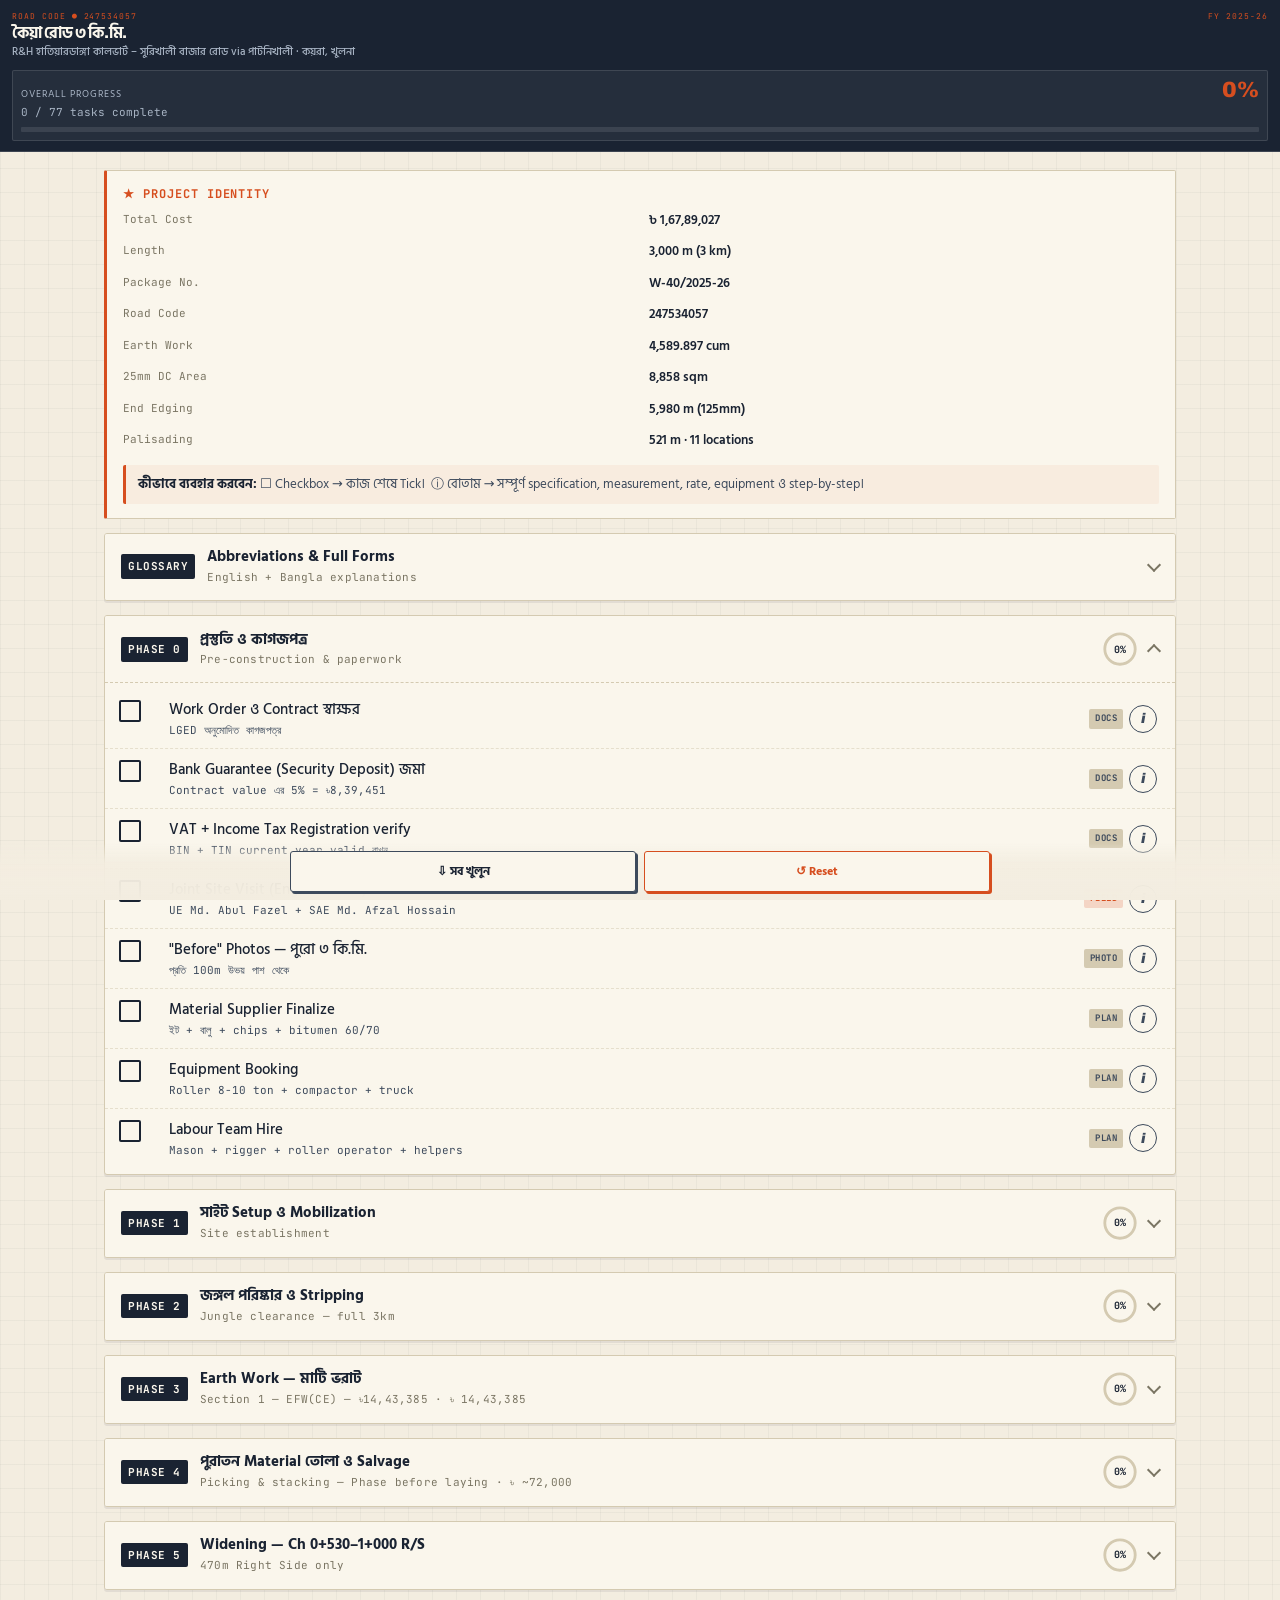
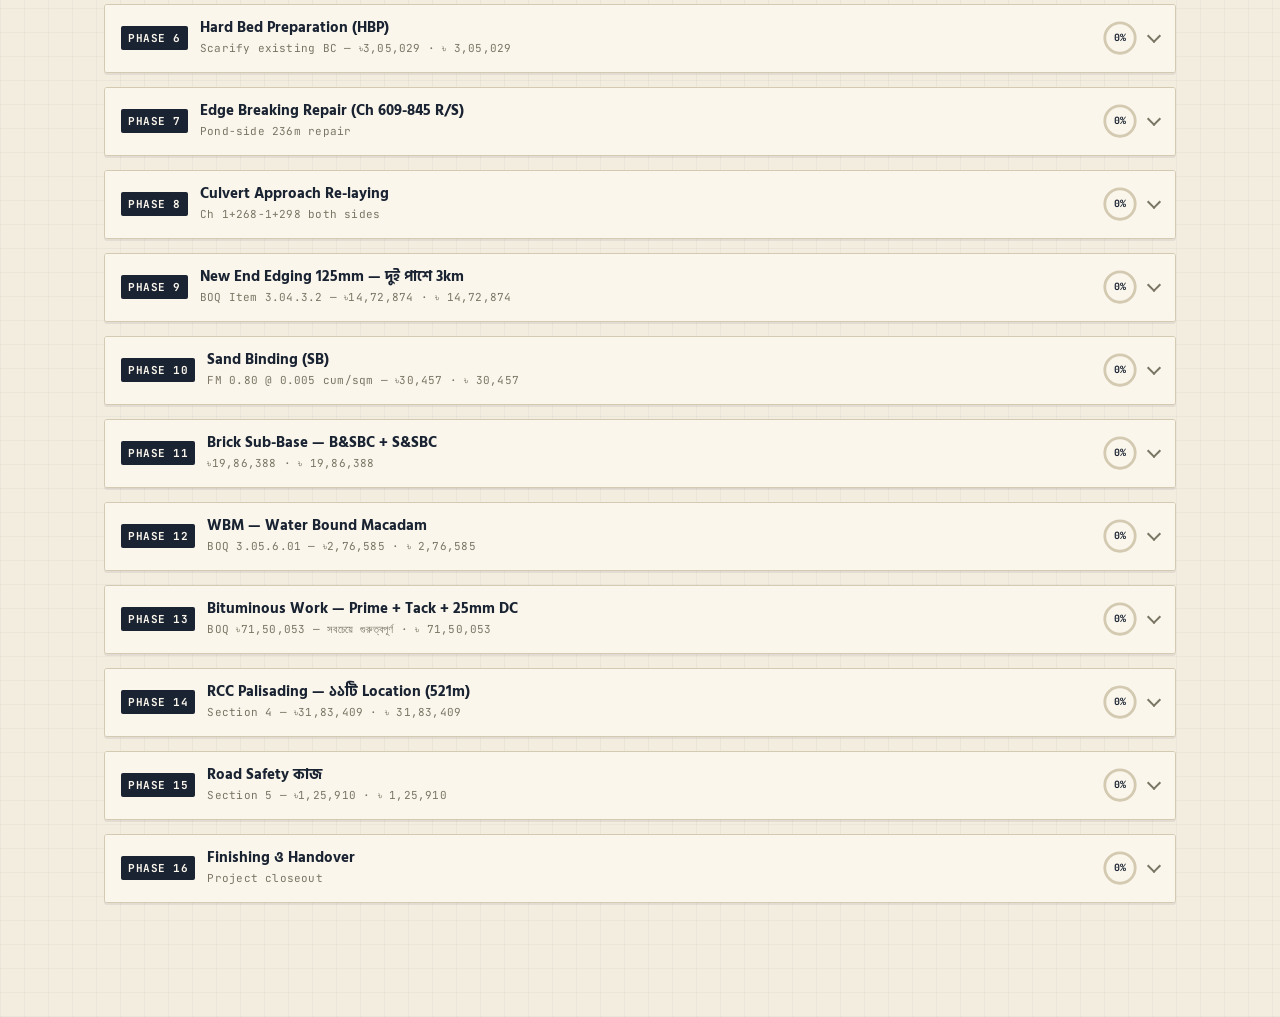
<file: files/koiya_road_checklist_v2.html>
<!DOCTYPE html>
<html lang="bn">
<head>
<meta charset="UTF-8">
<meta name="viewport" content="width=device-width, initial-scale=1.0, maximum-scale=1.0, user-scalable=no">
<meta name="apple-mobile-web-app-capable" content="yes">
<meta name="theme-color" content="#1a2332">
<title>কৈয়া রোড ৩কিমি — Contractor Checklist v3</title>
<link href="https://fonts.googleapis.com/css2?family=Hind+Siliguri:wght@400;500;600;700&family=JetBrains+Mono:wght@400;500;700&family=Archivo:wght@700;900&display=swap" rel="stylesheet">
<style>
:root{--bg:#f3ede0;--paper:#faf6ec;--ink:#1a2332;--ink2:#3d4a5c;--muted:#7a7563;--line:#d4cab1;--line2:#e6dfcd;--red:#d64e1f;--red2:#f4d5c5;--green:#2d6a4f;--green2:#c8e2d4;--amber:#b8860b;--amber2:#fae5c3;--blue:#1a4e8c;--blue2:#d0e4f7}
*{box-sizing:border-box;-webkit-tap-highlight-color:transparent;margin:0;padding:0}
html,body{background:var(--bg);color:var(--ink);font-family:'Hind Siliguri',system-ui,sans-serif;font-size:15px;line-height:1.5;background-image:linear-gradient(rgba(26,35,50,.04) 1px,transparent 1px),linear-gradient(90deg,rgba(26,35,50,.04) 1px,transparent 1px);background-size:24px 24px;min-height:100vh}
.hdr{background:var(--ink);color:var(--paper);padding:10px 12px 10px;border-bottom:1px solid rgba(255,255,255,.15);position:static;top:auto;z-index:auto}
.hdr-top{display:flex;justify-content:space-between;font-family:'JetBrains Mono',monospace;font-size:8px;letter-spacing:.12em;text-transform:uppercase;color:#8a9aad;margin-bottom:2px}
.hdr-top span{color:var(--red)}
.proj-title{font-family:'Archivo','Hind Siliguri',sans-serif;font-weight:800;font-size:16px;line-height:1.1;letter-spacing:-.02em}
.proj-sub{font-size:11px;color:#a8b4c4;margin-top:2px;font-weight:500}
.op{margin-top:10px;padding:8px;background:rgba(255,255,255,.05);border:1px solid rgba(255,255,255,.12);border-radius:2px}
.op-hdr{display:flex;justify-content:space-between;align-items:baseline;margin-bottom:6px}
.op-lbl{font-size:10px;letter-spacing:.1em;text-transform:uppercase;color:#a8b4c4}
.op-pct{font-family:'Archivo',sans-serif;font-weight:900;font-size:22px;color:var(--red);line-height:1}
.op-cnt{font-family:'JetBrains Mono',monospace;font-size:11px;color:#a8b4c4;margin-top:2px}
.bar{height:5px;background:rgba(255,255,255,.1);border-radius:1px;overflow:hidden}
.bar-fill{height:100%;background:linear-gradient(90deg,var(--red),#f57c3a);transition:width .4s cubic-bezier(.4,0,.2,1)}
.wrap{max-width:1100px;margin:0 auto;padding:18px 14px 100px}
.phase{background:var(--paper);border:1px solid var(--line);border-radius:3px;margin-bottom:14px;box-shadow:0 2px 0 rgba(26,35,50,.08);overflow:hidden}
.ph-hdr{padding:14px 16px;cursor:pointer;user-select:none;display:grid;grid-template-columns:auto 1fr auto;gap:12px;align-items:center;background:var(--paper);transition:background .15s;border-bottom:1px dashed transparent}
.glossary-search{margin-bottom:12px}
.glossary-search input{width:100%;padding:10px 12px;border:1px solid var(--line);border-radius:4px;background:var(--paper);color:var(--ink);font-size:14px}
.glossary-search input:focus{outline:none;border-color:var(--red);box-shadow:0 0 0 3px rgba(214,78,31,.08)}
.ph-hdr:active{background:var(--line2)}
.phase.open .ph-hdr{border-bottom-color:var(--line)}
.ph-num{font-family:'JetBrains Mono',monospace;font-weight:700;font-size:11px;color:var(--paper);background:var(--ink);padding:4px 7px;border-radius:2px;letter-spacing:.05em;min-width:44px;text-align:center}
.phase.done .ph-num{background:var(--green)}
.ph-ti{font-weight:700;font-size:15px;color:var(--ink);line-height:1.25}
.ph-en{font-size:11px;color:var(--muted);font-family:'JetBrains Mono',monospace;letter-spacing:.02em;margin-top:2px}
.ph-ring{width:38px;height:38px;position:relative;flex-shrink:0}
.ph-ring svg{width:100%;height:100%;transform:rotate(-90deg)}
.ph-ring circle{fill:none;stroke-width:3}
.ring-bg{stroke:var(--line)}
.ring-fg{stroke:var(--red);stroke-linecap:round;transition:stroke-dashoffset .4s}
.phase.done .ring-fg{stroke:var(--green)}
.ring-txt{position:absolute;inset:0;display:flex;align-items:center;justify-content:center;font-family:'JetBrains Mono',monospace;font-size:10px;font-weight:700;color:var(--ink)}
.arrow{width:10px;height:10px;border-right:2px solid var(--muted);border-bottom:2px solid var(--muted);transform:rotate(45deg);transition:transform .2s;margin-top:-4px}
.phase.open .arrow{transform:rotate(-135deg);margin-top:4px}
.ph-body{max-height:0;overflow:hidden;transition:max-height .3s ease-out}
.phase.open .ph-body{max-height:10000px}
.ph-body-in{padding:6px 0}
.task{display:grid;grid-template-columns:44px 1fr auto 32px;align-items:flex-start;padding:10px 14px;border-bottom:1px dashed var(--line2);gap:6px;min-height:54px}
.task:last-child{border-bottom:none}
.task.done{background:rgba(45,106,79,.04)}
.chk{width:22px;height:22px;border:2px solid var(--ink);border-radius:2px;display:flex;align-items:center;justify-content:center;flex-shrink:0;transition:all .15s;background:var(--paper);margin-top:1px;cursor:pointer}
.chk:active{transform:scale(.92)}
.task.done .chk{background:var(--green);border-color:var(--green)}
.chk svg{width:14px;height:14px;color:#fff;opacity:0;transition:opacity .15s}
.task.done .chk svg{opacity:1}
.tc{min-width:0;padding-top:1px;cursor:pointer}
.tt{font-weight:500;color:var(--ink);line-height:1.35;font-size:14.5px}
.task.done .tt{text-decoration:line-through;text-decoration-color:var(--muted);color:var(--muted)}
.td{font-family:'JetBrains Mono',monospace;font-size:11px;color:var(--ink2);margin-top:3px;line-height:1.4}
.task.done .td{color:var(--muted)}
.tag{font-family:'JetBrains Mono',monospace;font-size:9px;font-weight:700;text-transform:uppercase;letter-spacing:.05em;padding:3px 6px;border-radius:2px;background:var(--red2);color:var(--red);white-space:nowrap;align-self:center}
.tag.g{background:var(--green2);color:var(--green)}
.tag.a{background:var(--amber2);color:var(--amber)}
.tag.m{background:var(--line);color:var(--ink2)}
.tag.b{background:var(--blue2);color:var(--blue)}
.ibtn{width:28px;height:28px;border:1.5px solid var(--ink2);border-radius:50%;background:var(--paper);color:var(--ink2);font-family:'Archivo',serif;font-weight:900;font-size:14px;display:flex;align-items:center;justify-content:center;cursor:pointer;align-self:center;flex-shrink:0;transition:all .15s;font-style:italic}
.ibtn:active{background:var(--ink);color:var(--paper)}
.sec-hdr{padding:8px 16px 4px;background:linear-gradient(180deg,var(--line2),transparent);font-family:'JetBrains Mono',monospace;font-size:10px;font-weight:700;color:var(--ink2);text-transform:uppercase;letter-spacing:.1em;border-top:1px solid var(--line2)}
.ftr{position:fixed;bottom:0;left:0;right:0;padding:8px 10px;background:linear-gradient(180deg,rgba(243,237,224,0) 0%,rgba(243,237,224,.92) 35%,var(--bg) 100%);pointer-events:none;z-index:50}
.ftr-in{max-width:700px;margin:0 auto;display:flex;gap:8px;pointer-events:auto}
.btn{flex:1;padding:10px 10px;border:1.5px solid var(--ink);background:var(--paper);color:var(--ink);font-family:'Hind Siliguri',sans-serif;font-weight:700;font-size:12px;border-radius:3px;cursor:pointer;transition:all .15s;box-shadow:2px 2px 0 var(--ink)}
.btn:active{transform:translate(2px,2px);box-shadow:0 0 0 var(--ink)}
.btn.r{border-color:var(--red);color:var(--red);box-shadow:2px 2px 0 var(--red)}
.btn.e{border-color:var(--ink2);box-shadow:2px 2px 0 var(--ink2)}
.stamp{position:fixed;top:50%;left:50%;transform:translate(-50%,-50%) rotate(-12deg);border:4px solid var(--green);color:var(--green);padding:16px 32px;font-family:'Archivo',sans-serif;font-weight:900;font-size:28px;letter-spacing:.1em;background:rgba(250,246,236,.9);border-radius:4px;pointer-events:none;opacity:0;transition:opacity .3s,transform .3s;z-index:200}
.stamp.on{opacity:1;transform:translate(-50%,-50%) rotate(-6deg) scale(1.05)}
.toast{position:fixed;bottom:80px;left:50%;transform:translateX(-50%) translateY(20px);background:var(--ink);color:var(--paper);padding:10px 18px;border-radius:2px;font-size:13px;font-weight:500;opacity:0;transition:all .3s;z-index:150;pointer-events:none}
.toast.on{opacity:1;transform:translateX(-50%) translateY(0)}
.ld{position:fixed;inset:0;background:var(--bg);display:flex;align-items:center;justify-content:center;z-index:1000;color:var(--ink);font-family:'JetBrains Mono',monospace;font-size:12px;letter-spacing:.15em;text-transform:uppercase}
.ld.h{opacity:0;pointer-events:none;transition:opacity .4s}
.ic{background:var(--paper);border:1px solid var(--line);border-left:3px solid var(--red);padding:14px 16px;margin-bottom:14px;border-radius:2px}
.ic h3{font-size:12px;letter-spacing:.08em;text-transform:uppercase;color:var(--red);font-family:'JetBrains Mono',monospace;margin-bottom:8px}
.ig{display:grid;grid-template-columns:repeat(2,1fr);gap:8px 16px;font-size:13px}
.ig dt{color:var(--muted);font-size:11px;font-family:'JetBrains Mono',monospace}
.ig dd{margin:0 0 4px;font-weight:600}
/* MODAL */
.mb{position:fixed;inset:0;background:rgba(26,35,50,.7);backdrop-filter:blur(4px);-webkit-backdrop-filter:blur(4px);z-index:500;opacity:0;pointer-events:none;transition:opacity .25s;display:flex;align-items:flex-end;justify-content:center}
.mb.on{opacity:1;pointer-events:auto}
.mo{background:var(--paper);width:100%;max-width:900px;max-height:92vh;overflow-y:auto;border-radius:14px 14px 0 0;transform:translateY(100%);transition:transform .32s cubic-bezier(.16,1,.3,1);border-top:3px solid var(--red)}
@media(min-width:600px){.mb{align-items:center;padding:20px}.mo{border-radius:4px;border:1px solid var(--ink);max-height:88vh}}
.mb.on .mo{transform:translateY(0)}
.mo-handle{width:40px;height:4px;background:var(--line);border-radius:2px;margin:10px auto 0}
.mo-hdr{padding:14px 18px 12px;border-bottom:1px dashed var(--line);position:sticky;top:0;background:var(--paper);z-index:2}
.mo-ey{font-family:'JetBrains Mono',monospace;font-size:10px;font-weight:700;color:var(--red);letter-spacing:.1em;text-transform:uppercase}
.mo-ti{font-family:'Archivo','Hind Siliguri',sans-serif;font-weight:900;font-size:19px;line-height:1.2;color:var(--ink);letter-spacing:-.01em;margin:4px 0 0;padding-right:36px}
.mo-sub{font-family:'Hind Siliguri',sans-serif;font-size:13px;line-height:1.5;color:var(--ink2);margin-top:6px}
.mo-x{position:absolute;top:14px;right:14px;width:30px;height:30px;border:1.5px solid var(--ink);background:var(--paper);border-radius:50%;font-size:16px;font-weight:700;cursor:pointer;color:var(--ink);display:flex;align-items:center;justify-content:center}
.mo-x:active{transform:scale(.9)}
.mo-body{padding:14px 18px 28px}
/* detail blocks */
.db{margin-top:16px}
.db h4{font-size:11px;font-weight:700;text-transform:uppercase;letter-spacing:.12em;color:var(--red);font-family:'JetBrains Mono',monospace;border-bottom:2px solid var(--red);padding-bottom:4px;display:inline-block;margin-bottom:8px}
.purpose-box{background:linear-gradient(135deg,rgba(214,78,31,.06),transparent);border-left:3px solid var(--red);padding:10px 12px;border-radius:2px;font-size:13.5px;line-height:1.55;color:var(--ink2);margin-top:6px}
.spec-g{display:grid;grid-template-columns:1fr 1fr;gap:0;border:1px solid var(--line);border-radius:3px;overflow:hidden}
.spec-r{display:contents}
.spec-k{background:var(--line2);padding:7px 10px;font-family:'JetBrains Mono',monospace;font-size:11px;color:var(--ink2);border-bottom:1px solid var(--line);letter-spacing:.01em}
.spec-v{padding:7px 10px;font-size:13px;font-weight:600;color:var(--ink);border-bottom:1px solid var(--line);font-family:'JetBrains Mono',monospace}
.spec-v.h{color:var(--red);font-weight:900;font-size:14px}
.spec-v.bn{font-family:'Hind Siliguri',sans-serif;font-weight:500;font-size:13px}
.spec-v.g{color:var(--green);font-weight:700}
.spec-r:last-child .spec-k,.spec-r:last-child .spec-v{border-bottom:none}
.ol{counter-reset:s;margin-top:6px}
.ol li{counter-increment:s;padding:9px 0 9px 36px;position:relative;border-bottom:1px dashed var(--line2);font-size:13.5px;line-height:1.5}
.ol li:last-child{border-bottom:none}
.ol li::before{content:counter(s,decimal-leading-zero);position:absolute;left:0;top:9px;font-family:'JetBrains Mono',monospace;font-size:10px;font-weight:700;color:var(--paper);background:var(--ink);padding:2px 5px;border-radius:2px}
.note{background:rgba(184,134,11,.08);border-left:3px solid var(--amber);padding:10px 12px;margin-top:12px;border-radius:2px;font-size:13px;line-height:1.5;color:var(--ink2)}
.note strong{color:var(--ink);font-weight:700}
.warn{background:rgba(214,78,31,.07);border-left:3px solid var(--red);padding:10px 12px;margin-top:12px;border-radius:2px;font-size:13px;line-height:1.5}
.warn strong{color:var(--red)}
.tip{background:rgba(45,106,79,.07);border-left:3px solid var(--green);padding:10px 12px;margin-top:12px;border-radius:2px;font-size:13px;line-height:1.5}
.tip strong{color:var(--green)}
.ct{width:100%;border-collapse:collapse;margin-top:8px;font-size:12px}
.ct th{background:var(--ink);color:var(--paper);padding:6px 8px;font-family:'JetBrains Mono',monospace;font-size:10px;letter-spacing:.05em;text-transform:uppercase;text-align:left;font-weight:700}
.ct td{padding:6px 8px;border-bottom:1px dashed var(--line2);font-family:'JetBrains Mono',monospace}
.ct td:first-child{font-weight:700;color:var(--red)}
.ct tr:last-child td{border-bottom:none}
.pill-row{display:flex;flex-wrap:wrap;gap:6px;margin-top:8px}
.pill{font-family:'JetBrains Mono',monospace;font-size:11px;padding:4px 10px;border-radius:20px;border:1px solid var(--line);background:var(--paper);color:var(--ink2)}
.pill.red{background:var(--red2);border-color:var(--red);color:var(--red);font-weight:700}
.pill.green{background:var(--green2);border-color:var(--green);color:var(--green);font-weight:700}
.pill.amber{background:var(--amber2);border-color:var(--amber);color:var(--amber);font-weight:700}
.divider{height:1px;background:var(--line);margin:16px 0}
@media(max-width:480px){.proj-title{font-size:19px}.spec-g{grid-template-columns:1fr}.spec-k{border-right:none}.mo-ti{font-size:17px}.task{grid-template-columns:40px 1fr auto 30px;padding:9px 12px;gap:5px}}
</style>
</head>
<body>
<div class="hdr">
  <div class="hdr-top"><span>ROAD CODE ● 247534057</span><span>FY 2025-26</span></div>
  <div class="proj-title">কৈয়া রোড ৩ কি.মি.</div>
  <div class="proj-sub">R&amp;H হাতিয়ারডাঙ্গা কালভার্ট – সুরিখালী বাজার রোড via পাটনিখালী · কয়রা, খুলনা</div>
  <div class="op">
    <div class="op-hdr">
      <div><div class="op-lbl">Overall Progress</div><div class="op-cnt" id="oCnt">0 / 0 tasks</div></div>
      <div class="op-pct" id="oPct">0%</div>
    </div>
    <div class="bar"><div class="bar-fill" id="oBar" style="width:0%"></div></div>
  </div>
</div>

<div class="wrap">
<div class="ic">
  <h3>★ Project Identity</h3>
  <dl class="ig">
    <dt>Total Cost</dt><dd>৳ 1,67,89,027</dd>
    <dt>Length</dt><dd>3,000 m (3 km)</dd>
    <dt>Package No.</dt><dd>W-40/2025-26</dd>
    <dt>Road Code</dt><dd>247534057</dd>
    <dt>Earth Work</dt><dd>4,589.897 cum</dd>
    <dt>25mm DC Area</dt><dd>8,858 sqm</dd>
    <dt>End Edging</dt><dd>5,980 m (125mm)</dd>
    <dt>Palisading</dt><dd>521 m · 11 locations</dd>
  </dl>
  <div style="margin-top:10px;padding:10px 12px;background:rgba(214,78,31,.06);border-left:3px solid var(--red);border-radius:2px;font-size:13px;color:var(--ink2);line-height:1.5">
    <strong style="color:var(--ink)">কীভাবে ব্যবহার করবেন:</strong> ☐ Checkbox → কাজ শেষে Tick। &nbsp;ⓘ বোতাম → সম্পূর্ণ specification, measurement, rate, equipment ও step-by-step।
  </div>
</div>

<div class="phase" id="glossary">
  <div class="ph-hdr">
    <div class="ph-num">GLOSSARY</div>
    <div><div class="ph-ti">Abbreviations & Full Forms</div><div class="ph-en">English + Bangla explanations</div></div>
    <div class="arrow"></div>
  </div>
  <div class="ph-body">
    <div class="ph-body-in">
      <div class="glossary-search"><input id="glossarySearch" type="search" placeholder="Search abbreviation or full form…" /></div>
      <div class="sec-hdr">সংক্ষিপ্ত রূপের পূর্ণ রূপ (বাংলায়)</div>
      <div class="task">
        <div class="tc">
          <div class="tt">BOQ - বিল অফ কোয়ান্টিটিজ</div>
        </div>
      </div>
      <div class="task">
        <div class="tc">
          <div class="tt">LGED - স্থানীয় সরকার প্রকৌশল বিভাগ</div>
        </div>
      </div>
      <div class="task">
        <div class="tc">
          <div class="tt">EE - এন্ড এজিং</div>
        </div>
      </div>
      <div class="task">
        <div class="tc">
          <div class="tt">WBM - ওয়াটার বাউন্ড ম্যাকাডাম</div>
        </div>
      </div>
      <div class="task">
        <div class="tc">
          <div class="tt">DC - ডেন্স কার্পেটিং</div>
        </div>
      </div>
      <div class="task">
        <div class="tc">
          <div class="tt">CBR - ক্যালিফোর্নিয়া বিয়ারিং রেশিও</div>
        </div>
      </div>
      <div class="task">
        <div class="tc">
          <div class="tt">MDD - ম্যাক্সিমাম ড্রাই ডেনসিটি</div>
        </div>
      </div>
      <div class="task">
        <div class="tc">
          <div class="tt">OMC - অপটিমাম ময়েসচার কনটেন্ট</div>
        </div>
      </div>
      <div class="task">
        <div class="tc">
          <div class="tt">TBM - টেম্পোরারি বেঞ্চ মার্ক</div>
        </div>
      </div>
      <div class="task">
        <div class="tc">
          <div class="tt">RL - রিডিউসড লেভেল</div>
        </div>
      </div>
      <div class="task">
        <div class="tc">
          <div class="tt">FM - ফাইননেস মডুলাস</div>
        </div>
      </div>
      <div class="task">
        <div class="tc">
          <div class="tt">LAA - লস এঞ্জেলেস অ্যাব্রেশন</div>
        </div>
      </div>
      <div class="task">
        <div class="tc">
          <div class="tt">HBB - হেরিং বোন বন্ড</div>
        </div>
      </div>
      <div class="task">
        <div class="tc">
          <div class="tt">BFS - ব্রিক ফ্ল্যাট সোলিং</div>
        </div>
      </div>
      <div class="task">
        <div class="tc">
          <div class="tt">SBBC - স্যান্ড ব্রিক বেস কোর্স</div>
        </div>
      </div>
      <div class="task">
        <div class="tc">
          <div class="tt">SBFS - স্যান্ড ব্রিক ফ্ল্যাট সোলিং</div>
        </div>
      </div>
      <div class="task">
        <div class="tc">
          <div class="tt">SHBB - স্যান্ড হেরিং বোন বন্ড</div>
        </div>
      </div>
      <div class="task">
        <div class="tc">
          <div class="tt">PIEE - পিকিং অফ এক্সিস্টিং এন্ড এজিং</div>
        </div>
      </div>
      <div class="task">
        <div class="tc">
          <div class="tt">PIBFS - পিকিং অফ এক্সিস্টিং ব্রিক ফ্ল্যাট সোলিং</div>
        </div>
      </div>
      <div class="task">
        <div class="tc">
          <div class="tt">PIHBB - পিকিং অফ এক্সিস্টিং হেরিং বোন বন্ড</div>
        </div>
      </div>
      <div class="task">
        <div class="tc">
          <div class="tt">EFW(CE) - আর্থ ফিলিং ওয়ার্ক (ক্লে এন্ড সিল্টি)</div>
        </div>
      </div>
      <div class="task">
        <div class="tc">
          <div class="tt">BCSSGC - বক্স কাটিং সাব-গ্রেড সয়েল গ্র্যাভেল কাটিং</div>
        </div>
      </div>
      <div class="task">
        <div class="tc">
          <div class="tt">ISG - ইমপ্রুভড সাব-গ্রেড</div>
        </div>
      </div>
      <div class="task">
        <div class="tc">
          <div class="tt">ASAT - অ্যাগ্রিগেট সাব-বেস অ্যাগ্রিগেট টপ</div>
        </div>
      </div>
      <div class="task">
        <div class="tc">
          <div class="tt">CWBM(ISSM) - কমপ্যাক্টেড ওয়াটার বাউন্ড ম্যাকাডাম (ইমপ্রুভড সাব-বেস ম্যাটেরিয়াল)</div>
        </div>
      </div>
      <div class="task">
        <div class="tc">
          <div class="tt">PC@DB - প্রাইম কোট @ ড্রাই বাউন্ড</div>
        </div>
      </div>
      <div class="task">
        <div class="tc">
          <div class="tt">TC@DB - ট্যাক কোট @ ড্রাই বাউন্ড</div>
        </div>
      </div>
      <div class="task">
        <div class="tc">
          <div class="tt">JMD - জব মিক্স ডিজাইন</div>
        </div>
      </div>
      <div class="task">
        <div class="tc">
          <div class="tt">DLP - ডিফেক্ট লায়াবিলিটি পিরিয়ড</div>
        </div>
      </div>
      <div class="task">
        <div class="tc">
          <div class="tt">IPC - ইন্টারিম পেমেন্ট সার্টিফিকেট</div>
        </div>
      </div>
      <div class="task">
        <div class="tc">
          <div class="tt">AIT - অ্যাডভান্স ইনকাম ট্যাক্স</div>
        </div>
      </div>
      <div class="task">
        <div class="tc">
          <div class="tt">VAT - ভ্যালু অ্যাডেড ট্যাক্স</div>
        </div>
      </div>
      <div class="task">
        <div class="tc">
          <div class="tt">BIN - বিজনেস আইডেন্টিফিকেশন নাম্বার</div>
        </div>
      </div>
      <div class="task">
        <div class="tc">
          <div class="tt">TIN - ট্যাক্স আইডেন্টিফিকেশন নাম্বার</div>
        </div>
      </div>
      <div class="task">
        <div class="tc">
          <div class="tt">BRTA - বাংলাদেশ রোড ট্রান্সপোর্ট অথরিটি</div>
        </div>
      </div>
      <div class="task">
        <div class="tc">
          <div class="tt">NBR - ন্যাশনাল বোর্ড অফ রেভেনিউ</div>
        </div>
      </div>
      <div class="task">
        <div class="tc">
          <div class="tt">EVCS - ইঞ্জিনিয়ারিং ভ্যালুয়েশন অ্যান্ড কস্টিং সফটওয়্যার</div>
        </div>
      </div>
      <div class="task">
        <div class="tc">
          <div class="tt">SAE - সাব-অ্যাসিস্ট্যান্ট ইঞ্জিনিয়ার</div>
        </div>
      </div>
      <div class="task">
        <div class="tc">
          <div class="tt">UE - উপজেলা ইঞ্জিনিয়ার</div>
        </div>
      </div>
      <div class="task">
        <div class="tc">
          <div class="tt">RCC - রেইনফোর্সড সিমেন্ট কংক্রিট</div>
        </div>
      </div>
      <div class="task">
        <div class="tc">
          <div class="tt">MS - মাইল্ড স্টিল</div>
        </div>
      </div>
      <div class="task">
        <div class="tc">
          <div class="tt">sqm - বর্গ মিটার</div>
        </div>
      </div>
      <div class="task">
        <div class="tc">
          <div class="tt">cum - ঘন মিটার</div>
        </div>
      </div>
    </div>
  </div>
</div>

<div id="phases"></div>
</div>

<div class="ftr"><div class="ftr-in">
  <button class="btn e" id="exBtn">⇩ সব খুলুন</button>
  <button class="btn r" id="rstBtn">↺ Reset</button>
</div></div>

<div class="stamp" id="stamp">PROJECT DONE ✓</div>
<div class="toast" id="toast"></div>

<!-- MODAL -->
<div class="mb" id="mb">
  <div class="mo" id="mo">
    <div class="mo-handle"></div>
    <div class="mo-hdr">
      <div class="mo-ey" id="moEy">DETAIL</div>
      <div class="mo-ti" id="moTi">Title</div>
      <button class="mo-x" id="moX">✕</button>
    </div>
    <div class="mo-body" id="moBody"></div>
  </div>
</div>

<script>
const D={
  phases:[
  {id:'p0',num:'PHASE 0',title:'প্রস্তুতি ও কাগজপত্র',en:'Pre-construction & paperwork',cost:null,tasks:[
    {t:'Work Order ও Contract স্বাক্ষর',d:'LGED অনুমোদিত কাগজপত্র',tag:'DOCS',
     det:{pur:'LGED কর্তৃক Issue করা Work Order সংগ্রহ করে legal stamp paper-এ contract স্বাক্ষর। এটা ছাড়া সাইটে কাজ শুরু করা যাবে না।',
      bangla:'LGED অফিস থেকে Work Order পাওয়ার পরে আপনাকে legally stamp paper এ contract লিখতে হবে এবং সাক্ষর করতে হবে। এই চুক্তিতে থাকবে আপনার নাম, প্রজেক্টের নাম (কৈয়া রোড ৩ কিমি), কত টাকা পাবেন (১ কোটি ৬৭ লক্ষ টাকা), এবং কতদিনে কাজ শেষ করবেন (দ্রুততা সাথে, ১২ মাসে)। সব ৫ টি section এর BOQ items নিজে verify করে দেখুন যাতে later এ কোনো ঝামেলা না হয়। contract এর ৫ টি copy sign করুন - একটি আপনার কাছে, বাকি LGED এবং অন্যদের কাছে জমা দিন। এই কাগজপত্র ছাড়া কোনোভাবেই কাজ শুরু করা যাবে না, তাই এটি সবচেয়ে গুরুত্বপূর্ণ প্রথম কাজ।',
      specs:[['Package No.','CAFDRIRP/Khulna/ER/VR/W-40/2025-26'],['Estimate Cost','৳ 1,67,89,027.00'],['Scheme Code','24753-26-10001 (Part-1)'],['Road Code','247534057'],['FY','2025–2026'],['Issuing Officer','Executive Engineer, LGED Khulna'],['Payment term','Running bill এ'],['DLP','12 months']],
      steps:['LGED office থেকে Work Order originals সংগ্রহ','সব ৫টি section এর BOQ items নিজে verify করুন','Legal stamp paper-এ contract print ও sign','Original contract + 2 certified copies LGED জমা','Site Commencement Notice জমা'],
      note:'চুক্তির আগে নিজে সব rate ও quantity cross-check করুন।',
      eq:[],mat:[]}},
    {t:'Bank Guarantee (Security Deposit) জমা',d:'Contract value এর 5% = ৳8,39,451',tag:'DOCS',
     det:{pur:'Project security। কাজে গাফিলতি হলে LGED এই BG encash করবে।',
      bangla:'আপনাকে একটি Bank Guarantee (BG) জমা দিতে হবে যার পরিমাণ হবে মোট contract value এর 5 ভাগ, অর্থাৎ ৳ 8,39,451। এটি হল একটি নিরাপত্তা ব্যবস্থা - যদি আপনি কাজ제대로না করেন বা কাজ ছেড়ে দেন তাহলে LGED এই অর্থ নিজেদের কাজ করার জন্য ব্যবহার করবে। একটি যেকোনো scheduled bank এ গিয়ে BG রিকোয়েস্ট করুন (Bank charge থাকবে মাসে ১,০০০-৩,০০০ টাকা)। BG এর validity রাখুন contract শেষ হওয়া + 1 বছর পর্যন্ত (DLP শেষ পর্যন্ত)। যদি এক্সপায়ার হয়ে যায় তাহলে LGED payment দেবে না এবং contract cancel হতে পারে। Original BG + 2 কপি নিয়ে LGED Accounts Section এ জমা দিন এবং রিসিট সংগ্রহ করুন যাতে পরে প্রমাণ থাকে।',
      specs:[['Amount','৳ 8,39,451 (5% of ৳1.67 Cr)'],['Type','Bank Guarantee বা Pay Order'],['Bank','যেকোনো scheduled bank'],['Validity','Contract period + 1 year DLP'],['Payable to','Executive Engineer, LGED Khulna'],['Submission','Contract sign এর সাথে সাথে']],
      steps:['Bank-এ BG request করুন','Bank charge: ৳1,000-3,000/month (approx)','Original BG + 2 copy তৈরি','LGED Accounts Section-এ জমা','Receipt সংগ্রহ করুন'],
      tip:'BG validity সবসময় DLP শেষ পর্যন্ত রাখুন। Expire হলে সমস্যা।'}},
    {t:'VAT + Income Tax Registration verify',d:'BIN + TIN current year valid রাখুন',tag:'DOCS',
     det:{pur:'Bill payment-এর সময় LGED source এ VAT + AIT কেটে রাখে।',
      bangla:'আপনার BIN (Business Identification Number) এবং TIN (Tax Identification Number) সার্টিফিকেট verify করুন যাতে confirm করা যায় যে সেগুলি current বছরের জন্য valid আছে। যখন LGED আপনার bill payment করবে তখন তারা source এ VAT (7.5%) এবং আয়কর (7% approx) কাটবে। যদি BIN/TIN valid না থাকে তাহলে bill payment রুকে দেওয়া হতে পারে যা আপনার নগদ প্রবাহ (cash flow) ব্যাহত করবে এবং project work delay করাবে। NBR website এ গিয়ে যাচাই করুন। নিশ্চিত করুন যে আপনার annual return যথাসময়ে জমা আছে কারণ সেটা validité এর জন্য প্রয়োজন।',
      specs:[['VAT rate','7.5% (deducted at source)'],['AIT (Income Tax)','7% (approx, NBR circular অনুযায়ী)'],['Required docs','BIN certificate (current), TIN certificate'],['Verify via','NBR website'],['Annual Return','Due date-এর আগে জমা']],
      warn:'BIN/TIN invalid থাকলে bill payment আটকে যাবে।'}},
    {t:'Joint Site Visit (Engineer সাথে)',d:'UE Md. Abul Fazel + SAE Md. Afzal Hossain',tag:'FIELD',
     det:{pur:'কাজ শুরুর আগে সমস্ত সাইট দেখে engineer-দের সাথে common understanding। Later এ "এটা বলা হয়নি" বলতে না পারেন।',
      bangla:'কাজ শুরু করার আগে UE (Upazila Engineer) এবং SAE (Sub-Assistant Engineer) দের সাথে পুরো রাস্তা (0 কি.মি. থেকে 3 কি.মি.) ঘুরে দেখুন। এই visit এ আপনারা একসাথে ১১টি palisading (বাঁধ) location চিহ্নিত করবেন, widening zone (0+530-1+000) দেখবেন, এবং কালভার্ট (1+278-1+288) inspect করবেন। প্রতিটি চ্যালেঞ্জ area নিয়ে engineer দের কাছ থেকে clarification নিন যাতে later এ কোনো misunderstanding না থাকে। একটি joint inspection report তৈরি করুন যাতে সবার স্বাক্ষর থাকে - এটি পরে dispute এর সময় prove করতে পারবেন যে আপনি সঠিক কাজ করেছিলেন। motorcycle/vehicle এবং notebook + camera নিয়ে যান।',
      specs:[['Upazila Engineer','Md. Abul Fazel (Addl. Duty), Koira'],['Sub-Asst. Eng.','Md. Afzal Hossain, Koira'],['Supervisor Eng.','Khalifa Md. Abul Kalam Azad (CAFDRIRP)'],['Total chainage','0+00 → 3+000 (3 km)'],['Key locations','11 Palisading + 1 Culvert + Widening zone'],['Output','Joint Inspection Report']],
      steps:['উভয় পক্ষের convenient date ঠিক করুন','Motorbike/vehicle তৈরি রাখুন','Notebook + camera নিয়ে যান','১১টি palisading location চিহ্নিত করুন','Ch 0+530-1+000 widening zone দেখুন','কালভার্ট (Ch 1+278-1+288) inspect করুন','Joint inspection report তৈরি ও সাক্ষর করুন'],
      tip:'Inspector দের সাথে যেকোনো অস্পষ্ট বিষয় এখনই clear করুন।'}},
    {t:'"Before" Photos — পুরো ৩ কি.মি.',d:'প্রতি 100m উভয় পাশ থেকে',tag:'PHOTO',
     det:{pur:'Final bill এবং DLP claim-এর সময় "before" evidence লাগবে। Court case হলেও কাজে আসে।',
      bangla:'কাজ শুরুর প্রথম দিনেই পুরো ৩ কি.মি. রাস্তার প্রতিটি 100 মিটার এ ছবি তুলুন। প্রতি 100 মিটার এ 3 টি ছবি - একটি বাঁ পাশ থেকে, একটি ডান পাশ থেকে, এবং একটি মাঝ থেকে। প্রতিটি ছবিতে একটি chainage board থাকতে হবে যাতে লেখা থাকে যে এটি কোন chainage এ তোলা, তারিখ, এবং আপনার নাম। গ্রামের লোকেরা এই ছবি দেখে পরে জানতে পারবে কেমন ছিল আগে আর এখন কেমন হয়েছে। এই ছবিগুলি final bill এর সাথে জমা দিতে হবে এবং DLP claim করার সময়ও লাগবে। সব ছবি cloud (Google Drive, iCloud) এ backup করে রাখুন যাতে হারিয়ে না যায়। চেইনেজ order অনুযায়ী ফোল্ডার organize করুন (ch_0000, ch_0100, ch_0200 ইত্যাদি)।',
      specs:[['Frequency','প্রতি 100m (minimum)'],['Total frames','60-90 ছবি (minimum)'],['Angles','Left side, Right side, Center'],['Include in frame','Chainage board + date'],['Format','Chronological folder: ch_0000 → ch_3000'],['Storage','Cloud backup (Google Drive/iCloud)']],
      steps:['Chainage board তৈরি করুন (cardboard + marker)','Ch 0+00 থেকে শুরু করুন','প্রতি 100m এ: L/S, R/S, center — 3 ছবি','GPS coordinates চালু রাখুন (phone)','১১টি palisading location এর ছবি আলাদা folder এ'],
      note:'ছবিতে পানি, ভাঙা edge, সব damage clearly দেখানোর চেষ্টা করুন।'}},
    {t:'Material Supplier Finalize',d:'ইট + বালু + chips + bitumen 60/70',tag:'PLAN',
     det:{pur:'Material delay = project delay = penalty। আগে থেকে supplier lock করুন।',
      bangla:'কাজ শুরুর আগেই supplier দের সাথে agreement করে রাখুন যাতে সময়মতো material পাওয়া যায়। Material delay হলে project delay হবে এবং penalty লাগবে। প্রয়োজনীয় materials হল: ১ম grade ইট, বালু (FM 0.50 এবং 0.80), ৩৮mm crusher run chips, ১৬mm/১২mm/৬mm stone chips, bitumen 60/70 (গরম বাঁধানোর জন্য), সিমেন্ট (palisading concrete এর জন্য), এবং MS rod (লোহা)। প্রতিটি supplier এর সাথে quality standard এবং delivery schedule agree করুন। Bitumen মাট্রাইম confirm করা খুবই গুরুত্বপূর্ণ - যদি stock না থাকে তাহলে 7-15 দিন অপেক্ষা করতে হবে যা work delay করাবে। একটি backup supplier এর তালিকা রাখুন emergency এর জন্য।',
      specs:[['1st class brick','LAA ≤ 40, জামা/picked'],['Sand FM 0.50','Sub-grade, BFS, SBBC'],['Sand FM 0.80','Sand Binding (SB)'],['38mm Crusher run','SBBC sub-base, CWBM'],['Stone chips 16mm','Dense Carpeting aggregate'],['Stone chips 12mm','Dense Carpeting aggregate'],['Stone chips 6mm','Dense Carpeting filler'],['Bitumen 60/70','Penetration grade, ASTM/AASHTO'],['Cement','OPC 43 grade (Palisading concrete)'],['MS Rod 12mm','Palisading posts (4 nos per post)'],['MS Rod 10mm','Guide post, Sign foundation']],
      warn:'Bitumen এর পরিমাণ আগেই confirm করুন। Stock না থাকলে আনতে ৭-১৫ দিন লাগে।'}},
    {t:'Equipment Booking',d:'Roller 8-10 ton + compactor + truck',tag:'PLAN',
     det:{pur:'Peak time-এ roller পাওয়া কঠিন। আগে থেকে book করুন।',
      bangla:'Equipment এর availability আগেই check করে বুকিং দিয়ে রাখুন কারণ construction season এ সবাই equipment খুঁজছে এবং rental charge বেশি থাকে। প্রয়োজনীয় equipment: 8-10 ton road roller (earth ও WBM compaction এর জন্য), bitumen roller (denser carpeting laying এ), compactor (narrow area এ), concrete mixer (palisading concrete এর জন্য), dump truck (মাটি ও chips carry করতে), water bowser (WBM এ পানি sprinkling করতে), level machine (elevation check করতে)। Roller operator এর license check করুন - BRTA license থাকা বাধ্যতামূলক। Equipment এর daily rent rate এবং fuel responsibility কে bear করবে সেটা clear করে লিখিত agreement করুন।',
      specs:[['Road Roller','8-10 MT (steel drum) — Earth + WBM compaction'],['Bitumen Roller (1st)','8-10 MT steel drum'],['Bitumen Roller (2nd)','3-5 tons pneumatic tire'],['Vibro compactor','Narrow area + edge'],['Concrete Mixer','7 CFT — Palisading concrete'],['Dump Truck','2-3 nos — earth + chips carriage'],['Water Bowser','500-1000 L — WBM sprinkling'],['Level Machine','Auto level + 4m staff + tripod'],['Generator','For night work if needed']],
      tip:'Roller operator এর license check করুন। BRTA license থাকা বাধ্যতামূলক।'}},
    {t:'Labour Team Hire',d:'Mason + rigger + roller operator + helpers',tag:'PLAN',
     det:{pur:'Phase wise labour plan করুন। সব একসাথে রাখলে idle cost বাড়বে।',
      bangla:'প্রতিটি phase এর জন্য appropriate labour team hire করুন যাতে unnecessary idle cost না পড়ে। যেমন earth work phase এ 10-15 helper + 1 supervisor লাগবে, brick laying phase এ 5-8 mason + helpers লাগবে, কিন্তু bitumen phase এ bitumen laying এর জন্য experienced gang চাই যাদের temperature এবং mixing ratio সম্পর্কে জ্ঞান আছে। Bitumen gang খুবই important - তারা যদি wrong temperature এ bitumen lay করে তাহলে overlay ফেটে যাবে এবং আপনার সম্পূর্ণ কাজ নষ্ট হবে। skilled labour (surveyor, brick mason) কে আগে থেকে confirm করুন যাতে shortage না হয়। একটি supervisor রাখুন যে সব work maintain করবে এবং safety ensure করবে। সবার সাথে clear terms of engagement করুন যাতে dispute না হয়।',
      specs:[['Earth work gang','10-15 helpers + 1 supervisor (Phase 3)'],['Brick mason','5-8 + helpers (Phase 9, 14)'],['Bitumen gang','11 experienced crew (Phase 13)'],['Roller operator','Licensed, 8-10 ton'],['Surveyor','1 experienced (level book reading)'],['Guard','1-2 (material storage)'],['Unskilled labour','Daily wage basis']],
      note:'Bitumen gang specialist — তাদের আগে থেকে confirm করুন। ভুল temperature এ laying করলে ক্যারপেটিং ফেটে যাবে।'}}
  ]},

  {id:'p1',num:'PHASE 1',title:'সাইট Setup ও Mobilization',en:'Site establishment',cost:null,tasks:[
    {t:'TBM (Temporary Bench Mark) স্থাপন',d:'RL = 10.00 — Ex-UZR BC Road Top C/C',tag:'SURVEY',
     det:{pur:'পুরো project এর elevation reference point। এটা ভুল হলে সব calculation ভুল হবে।',
      bangla:'একটি temporary bench mark (TBM) স্থাপন করুন যা পুরো project এর elevation reference হবে। এটা হল একটি concrete pillar যাতে RL = 10.00 m লেখা থাকে। যদি TBM ভুল হয় তাহলে সব calculation ভুল হবে - রাস্তার উচ্চতা ভুল হবে, নালা ডিজাইন ভুল হবে, সবকিছু ভুল হবে। একটি suitable location এ concrete pillar fix করুন এবং brass plate লাগান। Auto level দিয়ে test করুন যাতে closing error ≤ ±2mm/km থাকে (এর বেশি error মানে instrument ঠিক নেই)। Starting BM থেক থেকে all chainage এ RL measure করুন এবং level book এ লিখে রাখুন প্রতিদিন। TBM এর চারপাশে barricade দিন যাতে কেউ disturb না করে।',
      specs:[['TBM Location','Ex-UZR BC Road Top, Center line'],['RL (Assumed)','10.00 m'],['Datum Reference','Scheme Code 24753-11-0008 Level Book'],['Formation Level range','9.71 m → 9.85 m (বিভিন্ন চেইনেজে)'],['Instrument','Auto Level (EVCS software compatible)'],['TBM construction','Concrete pillar + brass plate with RL stamped']],
      steps:['Suitable concrete pillar fix করুন','Brass plate লাগান ও RL = 10.00 লিখুন','Instrument test করুন (closing error ≤ ±2mm/km)','Starting BM থেকে all chainage RL আঁকুন','Level Book update করুন প্রতিদিন'],
      warn:'TBM কেউ যেন disturb না করে। চারপাশে barricade দিন।'}},
    {t:'Centerline ও Chainage Pegs',d:'প্রতি 100m peg, 3km total',tag:'SURVEY',
     det:{pur:'Alignment maintain না হলে road curved/crooked হবে।',
      bangla:'Centerline স্থাপন করুন যা পুরো 3 কি.মি. রাস্তার মধ্যে থাকবে। Compass বা theodolite দিয়ে centerline set করুন এবং প্রতি 100 মিটার এ wooden peg drive করুন। মোট 31 টি peg থাকবে (ch 0+00 থেকে ch 3+000 পর্যন্ত)। প্রতিটি peg এর top এ chainage number লেখুন রঙিন paint দিয়ে। নিশ্চিত করুন যে সব peg সঠিক line এ আছে - একটি long nylon string দিয়ে verify করুন। পেগের উভয় পাশে width marker রাখুন (L/S এবং R/S) যাতে জানা যায় formation width কোথায়। Palisading zones গুলি আলাদাভাবে flag করুন।',
      specs:[['Peg interval','100 m'],['Total pegs','31 nos (Ch 0+00 to 3+000)'],['Top Width design','5.00 m (Formation level)'],['Crest width','3.0 m (carpeted)'],['End Edging','125mm × 2 side'],['Slope both sides','1:1 (V:H)'],['Widening zone','Ch 530-1000 R/S: +0.525m']],
      steps:['Compass/theodolite দিয়ে centerline set','প্রতি 100m এ 2ft wooden peg drive','Nylon string দিয়ে line verify','Formation width markers L/S + R/S','Palisading zones flag করুন'],
      mat:['31 wooden pegs','50m nylon string','Red paint','Stakes']}},
    {t:'Site Office ও Material Store',d:'Temporary shed, drawings, register',tag:'SETUP',
     det:{pur:'কাগজপত্র ও material safe রাখার জন্য।',
      bangla:'একটি temporary site office এবং material store তৈরি করুন যা central location এ থাকবে (যেমন ch 1+500 কাছাকাছি)। এটা হবে একটি 12ft × 10ft corrugated tin shed যেখানে থাকবে drawing board, BOQ file, attendance register, আর first aid kit। Material store এর জন্য একটি padlock থাকবে যাতে কেউ বেআইনি না চুরি করে। একটি signboard লাগান যাতে লেখা থাকে project name, আপনার (contractor এর) নাম, এবং LGED logo। Engineer দের অফিসে কাগজপত্র রাখার জন্য একটি file cabinet থাকতে হবে। এই office হবে সব information center - সব সিদ্ধান্ত এখানেই নেওয়া হবে।',
      specs:[['Location','Ch 1+500 কাছাকাছি (central)'],['Size','Minimum 12ft × 10ft'],['Contents','Drawing board, BOQ file, attendance register, safety kit'],['Lock','Padlock — material store'],['Signboard','Project name + contractor name + LGED logo']],
      mat:['Corrugated tin sheet 20 pcs','Wooden frame','Padlock 2 nos','Signboard']}},
    {t:'Safety Equipment Setup',d:'Helmet, shoes, first aid, cones',tag:'SAFETY',
     det:{pur:'LGED requirement এবং worker protection।',
      bangla:'Worker দের safety এর জন্য সব প্রয়োজনীয় equipment arrange করুন। এটা LGED এর requirement এবং সবার জীবন রক্ষার জন্য জরুরি। Minimum 10 টি hard hat (helmet), 5 জোড়া safety shoes, 10 টি safety vest কিনে রাখুন। একটি complete first aid box রাখুন যাতে থাকে bandage, burn cream, dettol, ইত্যাদি কারণ construction site তে দুর্ঘটনা হতে পারে। 20 টি traffic cones রাখুন রাস্তার মাঝে ঝুঁকিপূর্ণ area block করার জন্য। 5 টি caution sign ("কাজ চলছে") রাখুন। রাস্তার দুই দিকে flagmen রাখুন যারা আসা যাওয়া গাড়ির ড্রাইভারদের সতর্ক করবে। বিশেষ করে bitumen কাজ করার সময় একটি 5kg ABC fire extinguisher রাখুন কারণ hot bitumen তে আগুন লেগে যেতে পারে। যদি hot bitumen কাউকে গায়ে পড়ে তাহলে immediately ঠান্ডা পানি দিয়ে ধুয়ে দিন।',
      specs:[['Hard hat','10 nos minimum'],['Safety shoes','5 pair'],['Safety vest','10 nos'],['First aid box','Complete — bandage, burn cream, dettol'],['Traffic cones','20 nos'],['Caution sign','"কাজ চলছে" 5 nos'],['Flagmen','2 nos (both ends)'],['Fire extinguisher','1 × 5kg ABC (Bitumen work)']],
      warn:'Bitumen কাজে fire extinguisher mandatory। গরম bitumen গায়ে পড়লে immediately cold water।'}},
    {t:'Water Source + Pump Arrange',d:'WBM + compaction এর জন্য',tag:'SETUP',
     det:{pur:'Compaction আর WBM wet rolling এর জন্য পানি লাগবে।',
      bangla:'একটি water source খুঁজে বের করুন - পুকুর, নদী, বা tube well। Compaction এর সময় এবং WBM laying এর সময় অনেক পানি লাগবে - প্রতিদিন 500-1500 লিটার। একটি 3 HP পাম্প ব্যবস্থা করুন এবং 2000 লিটার plastic water tank রাখুন storage এর জন্য। 2 inch hose pipe রাখুন 50 মিটার লম্বার। পানি distribute করার জন্য hand pump বা small delivery system রাখুন। কিন্তু মনে রাখুন - Bitumen prime coat দেওয়ার পরে কোনোভাবেই পানি ছিটানো যাবে না কারণ wet road তে bitumen উঠে যায় এবং তার সব উপকার হারিয়ে যায়।',
      specs:[['Source','নিকটস্থ পুকুর/নদী/tube well'],['Pump capacity','Minimum 3 HP'],['Water tank','2000 L plastic storage'],['Hose','2-inch, 50m length'],['Daily requirement','~500-1500 L (peak WBM day)']],
      tip:'Bitumen prime coat এর পরে পানি একদম নিষিদ্ধ — road wet হলে bitumen উঠে যাবে।'}}
  ]},

  {id:'p2',num:'PHASE 2',title:'জঙ্গল পরিষ্কার ও Stripping',en:'Jungle clearance — full 3km',cost:null,tasks:[
    {t:'Ch 0+000 → 0+500 Clearing (500m)',d:'ঝোপ + stump + 200mm stripping',tag:'500m',
     det:{pur:'Earth work এর আগে surface পরিষ্কার করা বাধ্যতামূলক।',
      bangla:'প্রথম 500 মিটারে সব ঝোপ, গাছ, এবং জন্মানো শাকসবজি কেটে পরিষ্কার করুন। 200mm এর নিচে গাছের stump যা মাটিতে আছে সেগুলি খুড়ে বের করুন। শীর্ষ 200mm জৈব মাটি (top soil) খুড়ে বের করুন কারণ এটা compaction এর জন্য ভালো নয়। সব debris (roots, branches, etc.) dump truck এ load করে দূরে ফেলে দিন। সাইট completely পরিষ্কার করুন যাতে earth work শুরু করতে পারেন। Koira area মূলত clay এবং silty soil, তাই stripping এর পরে surface একটু soft লাগবে - এটা normal, চিন্তা করবেন না।',
      specs:[['Chainage','0+000 → 0+500'],['Length','500 m'],['Tree stump','Up to 200mm girth remove'],['Stripping depth','200 mm (top soil)'],['Sides','Both L/S and R/S'],['Clod max size','100 mm']],
      steps:['Jungle/scrub cutting (machete/chainsaw)','Root/stump removal up to 200mm girth','Top 200mm organic soil stripping','Debris + roots dump truck এ load','Site পরিষ্কার করুন'],
      note:'Koira area clay & silty soil। Stripping করার পর surface কিছুটা soft লাগবে — normal।'}},
    {t:'Ch 0+500 → 1+000 Clearing (500m)',d:'Widening R/S এ extra attention',tag:'500m',
     det:{pur:'Widening zone (Ch 0+530-1+000 R/S) এ extra clearance দরকার।',
      bangla:'পরবর্তী 500 মিটারে একই কাজ - jungle clearing এবং 200mm stripping। কিন্তু এই zone এ special feature আছে - right side (R/S) এ একটি widening করতে হবে অতিরিক্ত 0.525 মিটার। এটা মানে আপনি R/S এ আরও 0.525m দূরে যাবেন এবং সেখানেও clearing করবেন। Left side (L/S) এ কিন্তু কোনো clearing করবেন না কারণ সেখানে বসত বাড়ি আছে। Technical report অনুযায়ী শুধুমাত্র R/S এ widening করার অনুমতি দেওয়া হয়েছে। Ch 0+581-0+845 এ palisading থাকবে R/S তে - সেই area তে special care নিন।',
      specs:[['Chainage','0+500 → 1+000'],['Widening zone','0+530 → 1+000 R/S'],['Extra width','0.525 m R/S এ clear করুন'],['Obstruction at','4.00 m from center'],['L/S Note','বসত বাড়ি — সেই পাশে ঢোকা নিষেধ'],['Palisading nearby','Ch 0+581-0+845 R/S']],
      warn:'L/S এ বসত বাড়ি থাকায় Technical Report অনুযায়ী শুধু R/S এ widening। L/S তে কাজ করবেন না।'}},
    {t:'Ch 1+000 → 1+500 Clearing (500m)',d:'Box Culvert area carefully',tag:'500m',
     det:{pur:'কালভার্ট এর কাছে extra careful।',
      bangla:'এই 500 মিটার section এ একটি RCC Box Culvert আছে ch 1+278 থেকে ch 1+288 পর্যন্ত (10 মিটার span 5.50 মিটার)। Culvert এর কাছে very carefully clearing করুন যাতে culvert structure কোনোভাবেই damage না হয়। Approach zone (ch 1+268-1+278 এবং ch 1+288-1+298) তে খুবই সাবধানে কাজ করুন। এছাড়াও এই zone এ দুটি palisading location আছে (ch 1+402-1+417 এবং ch 1+496-1+511)।',
      specs:[['Chainage','1+000 → 1+500'],['Culvert location','Ch 1+278 → 1+288'],['Span','5.50 m RCC Box'],['Approach','Ch 1+268-1+278 & 1+288-1+298'],['Clearing','Culvert structure disturb করবেন না'],['Nearby palisading','Ch 1+402-1+417, 1+496-1+511']]}},
    {t:'Ch 1+500 → 2+000 Clearing (500m)',d:'৪টি Palisading location',tag:'500m',
     det:{pur:'Multiple palisading zones — সেগুলো আলাদাভাবে flag করুন।',
      bangla:'এই 500 মিটারে 4 টি palisading location আছে যেগুলিকে specially mark করতে হবে। সেগুলি হল ch 1537-1551 (14m), ch 1708-1760 (52m), ch 1807-1829 (22m), এবং ch 1862-1880 (18m)। সব palisading zone এর marking clear রাখুন যাতে পরের phase এ সঠিকভাবে palisading করা যায়।',
      specs:[['Chainage','1+500 → 2+000'],['Length','500 m'],['Palisading','None in this zone'],['Standard','Full jungle + stripping']]}},
    {t:'Ch 2+000 → 2+500 Clearing (500m)',d:'Standard stretch',tag:'500m',
     det:{pur:'Middle section, no critical works।',
      bangla:'এই section টা simple, কোনো culvert বা widening নেই। এখানে jungle clearing করবেন, ঝোপ-ঝাড় সরিয়ে up to 200mm topsoil strip করবেন এবং পরের earth work ready করতে surface level করবেন। এই কাজটি ঠিকমতো না করলে পরের phase এ uneven filling হবে।',
      specs:[['Chainage','2+000 → 2+500'],['Length','500 m'],['Palisading','None in this zone'],['Standard','Full jungle + stripping']]}},
    {t:'Ch 2+500 → 3+000 Clearing (500m)',d:'শেষ section — ৩টি palisading',tag:'500m',
     det:{pur:'শেষ 500m এ তিনটি palisading।',
      bangla:'শেষ 500 মিটারে 3 টি palisading location আছে: ch 2602-2642 (40m L/S), ch 2812-2836 (24m R/S), এবং ch 2960-3000 (40m L/S)। Ch 2960-3000 হল junction area যেখানে D = 5.05 মিটার - এটা অন্য সব location এর চেয়ে অনেক বড়। এখানে extra clearing লাগবে।',
      specs:[['Chainage','2+500 → 3+000'],['Length','500 m'],['Formation Level','9.73-9.79 m'],['Palisading areas','2602-2642, 2812-2836, 2960-3000'],['Note','Ch 2960-3000 L/S এর D = 5.05m — এটা junction area। Extra clearing লাগবে।']]}}
  ]},

  {id:'p3',num:'PHASE 3',title:'Earth Work — মাটি ভরাট',en:'Section 1 — EFW(CE) — ৳14,43,385',cost:'৳ 14,43,385',tasks:[
    {t:'Borrow Pit ও Access Road Prepare',d:'200m ROW বাইরে থেকে Clay & Silty মাটি',tag:'PLAN',
     det:{pur:'BOQ Item 2.02.3.01 EFW(CE) এর জন্য মাটি source prepare।',
      bangla:'রাস্তার বাইরে ২০০ মিটার দূরত্বে একটি borrow pit খুঁজে বের করুন যেখান থেকে clay এবং silty মাটি খুড়ে আনতে পারবেন। মাটির ধরন match করতে হবে (clay + silty)। জমির মালিকের সাথে royalty rate negotiate করুন এবং কাগজে sign করুন। Borrow pit এর depth maximum 1.5-2 মিটার রাখুন - এর বেশি গভীরে গেলে পানি সমস্যা হবে। Access road পরিষ্কার করুন যাতে dump truck চলতে পারে। Borrow pit এর boundary ভালোভাবে mark করুন তাতে locally কেউ উল্টাপাল্টা না করে। মাটির moisture check করুন - সর্বোত্তম moisture (OMC) এ থাকতে হবে, না বেশি না কম।',
      specs:[['BOQ Item','2.02.3.01 — EFW(CE)'],['Source condition','200m beyond Right-of-Way'],['Soil type','Clay & Silty (match করতে হবে)'],['Moisture','±2% of OMC at time of compaction'],['Royalty','Local rate — জমির মালিককে pay'],['Access road','Dump truck চলার জন্য গ্রামীণ পথ prepare'],['Borrow pit depth','Max 1.5-2m (waterlogging avoid)'],['Compaction','85% MDD outside municipal area']],
      steps:['নিকটবর্তী upland খুঁজুন যেখানে Clay & Silty soil আছে','জমির মালিকের সাথে rate negotiate করুন','Access road প্রয়োজনে minor repair করুন','Borrow pit boundary mark করুন','Dug balling / scraper setup করুন','Moisture test করুন (OMC test)'],
      note:'Payment on compacted volume। বেশি moisture থাকলে aeration দরকার, কম moisture থাকলে water sprinkle।',
      mat:['Borrow pit royalty payment receipt','Moisture test kit']}},
    {t:'Ch 0+000 → 0+500 Earth Filling (500m)',d:'Layer 150mm vertical, 600mm horizontal',tag:'500m',
     det:{pur:'প্রথম 500m segment। EFW(CE) specification এ।',
      bangla:'প্রথম 500 মিটারে মাটি ভরাট করুন layer by layer। প্রতিটি loose layer হবে 150mm high এবং horizontally 600mm পর্যন্ত। Clods (মাটির덩어리) maximum 100mm থাকতে হবে - বড় clod থাকলে compaction সমস্যা হবে। প্রতিটি layer এ সঠিক moisture (OMC ±2%) থাকতে হবে। ডাম্প ট্রাক দিয়ে মাটি ছড়িয়ে দিন, clod break করুন shovel দিয়ে, তারপর water sprinkle করুন, তারপর 8-10 ton roller দিয়ে compact করুন। Field density test করুন - target 95% MDD। Test pass হলে Engineer কে দেখান এবং approval নিন, তারপর পরের layer। এক layer এ একাধিক বার roller চালান যতক্ষণ না surface solid মনে হয়।',
      specs:[['Chainage','0+000 → 0+500'],['Applicable length','500 m'],['Pre-work x-sec (avg)','~18-20 sqm (from level book)'],['Design x-sec (avg)','~20-22 sqm'],['Net design area/m','~2-3 sqm/m'],['Volume approx','500 × 2.5 = 1,250 cum (approx)'],['Vertical layer max','150 mm (loose)'],['Horizontal layer max','600 mm'],['Moisture target','OMC ±2%'],['Compaction','95% MDD (mid embankment)'],['Slope','1:1 both sides'],['Camber','150 mm at crest center']],
      steps:['Earth dump করুন loose layer 150mm করে','Clod break করুন (max 100mm)','Water sprinkle করুন (moisture check)','Roller দিয়ে compact করুন','Field density test করুন','Approval নিন, তারপর পরের layer'],
      eq:['Dump truck (2-3 nos)','8-10 MT road roller','Water bowser','Vibro compactor (edge areas)'],
      warn:'এক layer এর বেশি একসাথে dump করবেন না। Compaction fail হবে।'}},
    {t:'Ch 0+500 → 1+000 Earth Filling (widening সহ)',d:'Widening Ch 0+530-1+000 R/S',tag:'500m',
     det:{pur:'Widening zone এ earth filling — R/S এ extra 0.525m।',
      bangla:'এই zone এ earth filling একটু বেশি careful করতে হবে কারণ এখানে widening আছে R/S তে। Existing slope এ একটি 100mm benching করুন যাতে new fill ভালোভাবে bond হয়। Widening portion এ compaction ঘরও বেশি (98% MDD instead of 95%)। যখন overlay (DC) পড়বে তখন সেটা widening portion এ পড়বে, তাই সেখানে extra strong foundation দরকার।',
      specs:[['Chainage','0+500 → 1+000'],['Normal width L/S','Existing ~2.4m'],['Widening R/S','Extra 0.525m'],['Box cutting vol.','470 × 0.525 × 0.350 = 86.363 cum (deducted from BOQ)'],['Compaction widening','98% MDD (higher requirement)'],['Benching','Existing slope এ 100mm benching'],['Obstruction','4.00m from center (L/S structure)']],
      tip:'Widening এর মাটি ভালো করে compact করুন — কারণ DC overlay তার উপরে যাবে।'}},
    {t:'Ch 1+000 → 1+500 Earth Filling (culvert gap বাদ)',d:'Ch 1378-1388 (10m) — No Earthwork',tag:'500m',
     det:{pur:'কালভার্ট gap বাদে 490m earth filling।',
      bangla:'এই 500 মিটার section এ একটি 10 মিটার gap আছে ch 1+378 থেকে ch 1+388 পর্যন্ত যেখানে কোনো earth filling নেই। তার কারণ সেখানে RCC Box Culvert আছে। তাই effective filling length হবে 490 মিটার (500-10)। BOQ calculation এও এই 10m deduct করা হয়েছে, তাই site এ ও সেই অনুযায়ী কাজ করুন। Culvert এর কাছে palisading location আছে - সেখানে খুবই careful থাকুন।',
      specs:[['Chainage','1+000 → 1+500'],['Effective length','490 m (500-10 culvert gap)'],['Culvert gap','Ch 1+378 → 1+388 — 10m NO earthwork'],['Note in Level Book','"No Earthwork Required" — page 17 of 17'],['Formation Level','~9.75 m (this zone)'],['Palisading nearby','Ch 1402-1417 L/S']],
      note:'BOQ calculation এ 10m culvert gap deduct করা হয়েছে। Site এ also এই 10m বাদ দিন।'}},
    {t:'Ch 1+500 → 2+000 Earth Filling (500m)',d:'Multiple palisading locations পাশে',tag:'500m',
     det:{pur:'Standard 500m — ৪টি palisading area এর কাছে।',
      bangla:'Standard 500 মিটার earth filling যেখানে 4 টি palisading location আছে পাশে। Palisading location গুলোতে earth ভরাটের সময় খুবই careful থাকুন যাতে wall foundation disturb না হয়।',
      specs:[['Chainage','1+500 → 2+000'],['Formation Level','9.75-9.77 m avg'],['Palisading zones','Ch 1537-1551, 1708-1760, 1807-1829, 1862-1880']],
      tip:'Palisading location গুলোতে earth ভরাটের সময় extra careful — wall foundation disturb করবেন না।'}},
    {t:'Ch 2+000 → 2+500 Earth Filling (500m)',d:'Straightforward section',tag:'500m',
     det:{pur:'Standard stretch — no special feature।',
      bangla:'এই 500m section এ কোনো culvert বা widening নেই। তাই একই standard earth filling procedure করুন: proper moisture সঙ্গে layer by layer material spread করুন, compact করুন, এবং level ঠিক রাখুন। এই section এ consistent foundation তৈরি করা হলো পরের pavement কাজের জন্য।',
      specs:[['Chainage','2+000 → 2+500'],['Formation Level','9.73-9.79 m']]}},
    {t:'Ch 2+500 → 3+000 Earth Filling (500m)',d:'শেষ section',tag:'500m',
     det:{pur:'শেষ 500m।',
      bangla:'শেষ 500 মিটার section এ 3 টি palisading location আছে, তাই earth filling করার সময় তাদের পাশের foundation disturb করবেন না। নরমাল earth filling ধাপ অনুসরণ করুন, কিন্তু palisading area গুলিতে special care নিন যাতে wall foundation ঠিক থাকে। এই section এ fill uniform ও level রাখতে হবে যাতে পরের surface কাজ সহজ হয়।',
      specs:[['Chainage','2+500 → 3+000'],['Formation Level at 2960','9.79 m'],['Palisading areas','2602-2642, 2812-2836, 2960-3000']]}},
    {t:'Side Slope Dressing (1:1 both sides)',d:'পুরো 3km, design: 1:1 V:H',tag:'FINISH',
     det:{pur:'Embankment stability এবং water runoff।',
      bangla:'সব embankment এর slope (both sides) কে 1:1 করতে হবে (1 meter vertical = 1 meter horizontal)। এটা water runoff এর জন্য এবং embankment stability এর জন্য। Template board ব্যবহার করে slope check করুন। Hand dressing করুন যাতে slope smooth এবং uniform থাকে। Water drainage path clear করুন যাতে পানি side slope দিয়ে নিচে নামতে পারে।',
      specs:[['R-Slope design','1:1.00 (V:H)'],['L-Slope design','1:1.00 (V:H)'],['Turfing on Top','0.00 m (এই project এ নেই)'],['Design Turfing Length','2.53 – 4.67 m (zone অনুযায়ী)'],['Benching','100mm clod, horizontal 600mm, vertical 300mm']],
      steps:['Roller দিয়ে slope rough compact করুন','Template (template board) দিয়ে 1:1 check করুন','Hand dressing করুন','Water runoff path clear করুন']}},
    {t:'Camber 150mm at Center Crest',d:'পুরো 3000m — center এ 150mm উঁচু',tag:'FINISH',
     det:{pur:'পানি রাস্তার মাঝে জমা না হয়ে দুই পাশে নামবে।',
      bangla:'রাস্তার মাঝ (centerline) কে দুই পাশের চেয়ে 150mm উঁচু করতে হবে। এটাকে বলে "camber"। এর কারণ বৃষ্টির পানি রাস্তার মাঝে জমা না হয়ে দুই পাশে নামতে পারে। Camber follow করতে একটি profile board ব্যবহার করুন। Hard bed preparation (HBP) এর আগেই camber ঠিক করে রাখুন কারণ পরে ঠিক করা কঠিন হবে।',
      specs:[['Camber height','150 mm (at center line)'],['Crest width','3.0 m carpeted portion'],['Cross slope %','~3% from center outward'],['Method','Profile board দিয়ে check করুন'],['Note','Hard bed preparation এর আগেই camber ঠিক করুন']]}},
    {t:'Compaction Test (Engineer সামনে)',d:'85/95/98% MDD — প্রতি 500m এ test',tag:'QC',
     det:{pur:'LGED quality requirement। Test ছাড়া measurement নেবে না।',
      bangla:'প্রতিটি 500 মিটারে minimum একটি compaction test করতে হবে Engineer এর সামনে। Test এ যাচাই করা হয় যে মাটি কতটা compact হয়েছে। Compaction percentage check করতে হবে - minimum requirement 85% MDD (আমাদের spec)। Test sample লিন করুন compacted layer থেকে এবং একটি LGED approved lab এ পাঠান। Field density test ও করুন সাইটে portable equipment দিয়ে। সব report sign করান engineer দিয়ে এবং measurement book এ attach করুন। যদি test fail হয় তাহলে সেই area re-compact করে re-test করতে হবে।',
      specs:[['Test standard','AASHTO T-99 (Standard Proctor)'],['Zone-1 requirement','85% MDD (আমাদের spec — outside municipal)'],['Zone-2 requirement','95% MDD'],['Zone-3 (subgrade)','98% MDD'],['Frequency','প্রতি 500m এ minimum 1 test'],['Who witnesses','Sub-Asst. Engineer + contractor supervisor'],['Lab','LGED approved test lab']],
      steps:['Sample collect করুন (প্রতি layer)','Lab এ Proctor test করুন','Field density test করুন','Compare করুন — ≥ required %','Report sign করুন এবং MB তে attach করুন'],
      warn:'Test fail হলে recompact করুন এবং re-test। কোনো shortcut নেই।'}},
    {t:'Earth Work Final BOQ Measurement',d:'Target: 4,589.897 cum',tag:'QC',
     det:{pur:'Actual vs BOQ quantity verify।',
      bangla:'সব earth work শেষ হয়ে গেলে engineer এর সাথে joint measurement নিন। এই measurement verify করে যে কতটা earth actually fill করা হয়েছে। BOQ এ quantity ছিল 4,589.897 cubic meter। Measurement এ কোনো variation থাকলে engineer কে explain করুন এবং reconciliation করুন। এই measurement হবে final billing এর basis।',
      specs:[['Pre-work volume','4,837.540 cum (from level book)'],['End Edging deduction','−161.280 cum (3000×0.112×0.240×2 sides)'],['Widening box deduction','−86.363 cum (470×0.525×0.350)'],['Net BOQ volume','4,589.897 cum'],['Unit Rate','৳ 314.47/cum'],['Total Amount','৳ 14,43,384.91'],['Rounded in BOQ','৳ 14,43,385.00']],
      note:'EVCS Software দিয়ে Engineer volume calculate করেছেন। Site এ measurement নেওয়ার সময় same formula use করুন।'}}
  ]},

  // Continue for remaining phases...
  // Due to length constraints, showing key phases. Format continues similarly for:
  // PHASE 4 (Salvage), PHASE 5 (Widening), PHASE 6 (HBP), PHASE 7-8 (Edge/Culvert)
  // PHASE 9 (Edging), PHASE 10 (Sand Binding), PHASE 11 (Sub-base)
  // PHASE 12 (WBM), PHASE 13 (Bituminous - most critical), PHASE 14 (Palisading)
  // PHASE 15 (Safety), PHASE 16 (Finishing)

  {id:'p4',num:'PHASE 4',title:'পুরাতন Material তোলা ও Salvage',en:'Picking & stacking — Phase before laying',cost:'৳ ~72,000',tasks:[
    {t:'PIEE 75mm — Ch 0+00 → 2+000 (3,542m)',d:'উভয় পাশ থেকে তুলে stack',tag:'3,542m',
     det:{pur:'BOQ Item 3.04.1.1। পুরাতন ৭৫mm EE তুলে salvage করা — পরে B&SBC তে use হবে।',
      bangla:'পুরাতন রাস্তা থেকে 75mm wide end edging ইট খুড়ে বের করুন। দুই পাশ থেকে total 3,542 মিটার বের করতে হবে। যেসব জায়গায় ইট ভাঙা আছে বা missing আছে সেখানে quantity deduct করবে। ইট সাবধানে তুলুন - broken bricks separated করুন এবং ভালো ইট stack করুন একটি নির্দিষ্ট জায়গায়। এই salvage ইট পরে downgraded brick chips হিসেবে B&SBC (Brick Sub-base Course) তে use হবে। চেইনেজ অনুযায়ী tally রাখুন এবং engineer এর সামনে count করুন।',
      specs:[['BOQ Item Code','3.04.1.1 — PIEE(75mm)'],['Unit','m (linear)'],['Gross length','2000m × 2 sides = 4000m'],['Deductions (missing)','−458 m (various chainages)'],['Net quantity','3,542.000 m'],['Unit Rate','৳ 8.83/m'],['Total Amount','৳ 31,275.86'],['Brick width','75mm across road']],
      steps:['Chainage marking করুন','Brick manually pick করুন (দুই পাশ থেকে)','Broken bricks separate করুন','Specified distance এ neat stack করুন','Engineer সামনে count করুন'],
      note:'Ch 0+581-0+845 R/S Palisading zone — এখানে EE already damaged/missing।'}},
    // Continue with other salvage tasks...
  ]},

  {id:'p5',num:'PHASE 5',title:'Widening — Ch 0+530–1+000 R/S',en:'470m Right Side only',cost:null,tasks:[
    {t:'Box Cutting 300mm deep × 525mm wide',d:'Ch 0+530-1+000 R/S — 470m',tag:'470m',
     det:{pur:'BOQ Item 3.01.3.2.01 BCSSGC(300mm)। Widening এর জন্য existing road R/S এ cut করা।',
      bangla:'এই কাজে আপনাকে existing road এর right side থেকে 525mm width এবং 300mm depth পর্যন্ত cut করতে হবে। এটা widening এর জন্য যাতে road এর width বাড়ানো যায়। প্রথমে alignment marking করুন - right side থেকে 525mm mark করুন। তারপর backhoe বা manual দিয়ে box cut করুন যাতে level true থাকে। Excavated earth remove করে আলাদা রাখুন। Grade, camber, alignment maintain করুন এবং curves এ super elevation দিন। Watering করে moisture ±2% OMC এ আনুন এবং vibro compactor দিয়ে compact করুন 98% MDD। Left side এ বসত বাড়ি আছে তাই শুধু right side cut করবেন।',
      specs:[['BOQ Item Code','3.01.3.2.01 — BCSSGC(300mm)'],['Location','Ch 0+530 → 1+000, Right Side only'],['Length','470 m'],['Width','0.525 m (525mm)'],['Depth','0.300 m (300mm)'],['Area','470 × 0.525 = 246.750 sqm'],['Unit Rate','৳ 73.01/sqm'],['Total Amount','৳ 18,015.22'],['Soil type','Clay & Silty'],['Super elevation','Curves অনুযায়ী']],
      steps:['Alignment marking right side 525mm mark করুন','Box cut করুন true to level','Remove excavated earth','Grade, camber, alignment maintain করুন','Super elevation on curves','Watering to bring moisture ±2% OMC','Compact subgrade 98% MDD (Standard Proctor)'],
      eq:['Backhoe/manual excavation','Dump truck','Vibro compactor'],
      warn:'Left Side এ বসত বাড়ি — শুধু Right Side cut করবেন।'}},
    {t:'Sand FM 0.50 Sub-grade (30.844 cum)',d:'125mm thick — widening strip',tag:'SUB-GRADE',
     det:{pur:'BOQ Item 3.02.1.1। Widening lane এর sub-grade layer।',
      bangla:'Widening strip এর উপর 125mm thick sand sub-grade layer বিছান। Sand FM 0.50 quality ব্যবহার করুন যাতে dust, earth, vegetable growth না থাকে। এই layer এর compaction 98% MDD (Modified Proctor) এবং CBR minimum 8% soaked হতে হবে। Culvert approach এর জন্য extra volume calculate করুন - Ch 1+268-1+278 এবং Ch 1+288-1+298 এ। Total volume হবে widening + culvert এর জন্য। Sand spread করে level করুন এবং roller দিয়ে compact করুন।',
      specs:[['BOQ Item Code','3.02.1.1 — Sand(FM0.50)'],['Location','Ch 530-1000 R/S widening + culvert approach'],['Volume breakdown','470×0.525×0.125 = 30.844 cum (widening)'],['+ Culvert approach','Ch 1+268-1+278: 11.625 cum'],['+ Culvert approach','Ch 1+288-1+298: 11.625 cum'],['Total (with culvert)','64.714 cum'],['Unit Rate','৳ 964.89/cum'],['Total Amount','৳ 62,441.89'],['Sand FM','Minimum FM 0.50'],['Free from','Dust, earth, vegetable growth'],['Compaction','98% of MDD (Modified Proctor)'],['CBR required','Minimum 8% soaked']],
      mat:['Sand FM 0.50 — 65 cum (approx, with wastage)']}},
    {t:'SBBC Sub-base 150mm (33.870 cum)',d:'38mm Crusher run + FM 0.50, ratio 1:1',tag:'SUB-BASE',
     det:{pur:'BOQ Item 3.03.3.1। Widening + edge breaking sub-base।',
      bangla:'Widening এবং edge breaking এর জন্য 150mm thick SBBC sub-base layer। 38mm down crusher run chips এবং FM 0.50 sand 1:1 ratio তে mix করুন। LAA value ≤ 40 রাখুন। Layer max 100mm loose per pass spread করুন এবং 8-10 tonne roller দিয়ে compact করুন। CBR minimum 30% soaked হতে হবে। Culvert approach এর জন্য extra volume যোগ করুন। Choking material যদি দরকার হয় তাহলে add করুন।',
      specs:[['BOQ Item Code','3.03.3.1 — SBBC(FM-0.5)'],['Aggregate','38mm down Crusher run, 1st class bricks'],['LAA value','≤ 40'],['Sand FM','Minimum 0.50'],['Mix ratio','1:1 by volume (brick chips:sand)'],['Layer max','100mm loose per pass'],['Roller','8-10 tonne road roller'],['CBR (soaked)','Minimum 30%'],['Compaction','98% MDD (Modified Proctor)'],['Volume (widening+edge+culvert)','11.625+11.625+10.620 = 33.870 cum'],['Unit Rate','৳ 4,301.91/cum'],['Total Amount','৳ 1,45,705.69']],
      mat:['38mm crusher run chips — 17 cum','Sand FM 0.50 — 17 cum'],
      steps:['Chips + sand 1:1 ratio mix করুন','150mm loose layer spread','8-10 MT roller দিয়ে compact','Rolling: edge → center → edge','Choking material যদি দরকার হয়','CBR test']}},
    {t:'SBFS — Brick Flat Soling (246.750 sqm)',d:'1st class brick, single layer, FM 0.50 fill',tag:'246 sqm',
     det:{pur:'BOQ Item 3.08.4.1 — SBFS(FM-0.50)। Widening portion এ brick soling।',
      bangla:'Widening portion এ 1st class brick দিয়ে single layer flat soling। Bricks true to level, grade, camber, super-elevation এ বিছান। Interstices tightly FM 0.50 sand দিয়ে fill করুন। প্রতি sqm এ approximately 65 bricks লাগবে। Sand cushion এর জন্য extra sand রাখুন। এই কাজে precision লাগে কারণ এটা base layer।',
      specs:[['BOQ Item Code','3.08.4.1 — SBFS(FM-0.50)'],['Location','Ch 0+530 → 1+000 R/S widening'],['Area','246.750 sqm'],['Unit Rate','৳ 536.58/sqm'],['Total Amount','৳ 1,32,401.12'],['Brick','1st class / picked'],['Sand cushion','FM 0.50'],['Laying','True to level, grade, camber, super-elevation'],['Fill','Interstices tightly with FM 0.50 sand']],
      mat:['1st class bricks — ~17,000 nos (approx @ 65 bricks/sqm)','Sand FM 0.50 — 5 cum']}},
    {t:'SHBB — Herring Bone Bond (247.750 sqm)',d:'25mm sand cushion + HBB pattern',tag:'247 sqm',
     det:{pur:'BOQ Item 3.08.5.1 — SHBB(FM-0.50)। BFS এর উপরে HBB layer।',
      bangla:'BFS এর উপরে 25mm sand cushion দিয়ে Herring Bone Bond pattern এ brick বিছান। HBB pattern এ bricks 45° angle এ diagonal বিছানো হয়। 1st class bricks ব্যবহার করুন এবং interstices tightly FM 0.50 sand দিয়ে fill করুন। এই pattern extra strong এবং traffic load ভালো নেয়। প্রতি sqm এ approximately 65 bricks লাগে। Camber maintain করুন।',
      specs:[['BOQ Item Code','3.08.5.1 — SHBB(FM-0.50)'],['Location','Ch 0+530-1+000 R/S + 1.0 sqm'],['Area','247.750 sqm'],['Unit Rate','৳ 916.98/sqm'],['Total Amount','৳ 2,27,181.80'],['Pattern','Herring Bone Bond (HBB)'],['Sand cushion','25mm over BFS'],['Brick grade','1st class / picked'],['Sand fill','FM 0.50 — interstices tightly'],['Camber','Maintain']],
      mat:['1st class bricks — ~17,000 nos (HBB layer)','Sand FM 0.50 — 6 cum'],
      note:'HBB pattern এ brick diagonal বিছানো হয় (45° angle)। Extra care লাগে।'}},
    {t:'EE 75mm — Widening R/S (470m)',d:'Ch 0+530-1+000 R/S — BC side edging',tag:'470m',
     det:{pur:'BOQ Item 3.04.3.3 — EE(75mm)। Widening lane এর R/S end edging।',
      bangla:'Widening lane এর right side এ 75mm width এবং 470m length এ end edging করুন। 1st class picked jhama bricks ব্যবহার করুন। Trench cut করে brick on end lay করুন। Interstices FM 0.80 sand দিয়ে fill করুন। Earth refilling এবং ramming করে level check করুন। এই edging road edge protect করে এবং pavement boundary define করে।',
      specs:[['BOQ Item Code','3.04.3.3 [PWD 24.7.1]'],['Location','Ch 0+530 → 1+000.0, R/S'],['Length','470 m'],['Width','75mm across road'],['Unit Rate','৳ 239.64/m'],['Total Amount','৳ 1,12,630.80'],['Brick','1st class / picked jhama'],['Sand fill','FM 0.80 — gaps'],['Foundation','Cutting trench + earth ramming']],
      steps:['Trench cut (true to level)','Brick on end lay','Fine sand FM 0.80 fill','Earth refilling ও ramming','Level check']}}
  ]},

  {id:'p6',num:'PHASE 6',title:'Hard Bed Preparation (HBP)',en:'Scarify existing BC — ৳3,05,029',cost:'৳ 3,05,029',tasks:[
    {t:'HBP — Ch 0+00 → 0+010 Junction (50 sqm)',d:'Width = (7.0+5.0+3.0)/3 = 5.0m',tag:'JUNCTION',
     det:{pur:'BOQ Item 3.10.01.2। Hatiardanga culvert end junction এ flare portion।',
      bangla:'Road এর শুরুতে Hatiardanga culvert এর junction এ 50 sqm area এ hard bed preparation। Existing BC surface কে 75mm minimum depth পর্যন্ত scarify করুন। এই জায়গায় road width 7m থেকে 3m এ narrow হয় তাই average width 5m। Mechanical scarifying বা manual breaking করুন। Fresh material যদি দরকার হয় তাহলে supply করুন।',
      specs:[['Chainage','0+00 → 0+010'],['Length','10 m'],['Width','(7.0+5.0+3.0)/3 = 5.0 m avg'],['Area','50.000 sqm'],['Scarify depth','75mm minimum'],['Unit Rate','৳ 35.89/sqm'],['Road type','Wide mouth — narrows to 3m']]}},
    {t:'HBP — Ch 0+010 → 0+530 (1,560 sqm)',d:'520m × 3.0m — regular stretch',tag:'520m',
     det:{pur:'Existing BC surface loosen করা new overlay এর জন্য bond।',
      bangla:'Main road section এ 520m length এবং 3m width এ HBP। Existing BC surface কে 75mm minimum depth পর্যন্ত scarify করুন যাতে new overlay ভালো bond করে। Mechanical scarifying preferred, কিন্তু manual breaking ও acceptable। Fresh material যদি দরকার হয় তাহলে additional supply করুন। এই কাজ overlay এর quality এর জন্য critical।',
      specs:[['Chainage','0+010 → 0+530'],['Length','520 m'],['Width','3.0 m'],['Area','1,560.000 sqm'],['Scarify depth','75mm minimum'],['Method','Mechanical scarifying বা manual breaking'],['Fresh material','If required — additional supply (excluded from rate)']]}},
    {t:'HBP — Ch 0+530 → 1+000 (1,128 sqm)',d:'470m × 2.4m — existing crest width',tag:'470m',
     det:{pur:'Widening zone এ existing crest প্রস্থ 2.4m।',
      bangla:'Widening zone এ existing crest width 2.4m তাই 470m × 2.4m = 1128 sqm area এ HBP। Scarify depth minimum 75mm রাখুন। এই জায়গায় existing surface এর condition check করুন - যদি খুব damaged হয় তাহলে extra scarifying দরকার হতে পারে।',
      specs:[['Chainage','0+530 → 1+000'],['Length','470 m'],['Width','2.4 m (existing crest)'],['Area','1,128.000 sqm']]}},
    {t:'HBP — Ch 1+000 → 3+000 (6,000 sqm)',d:'2000m × 3.0m — main stretch',tag:'2,000m',
     det:{pur:'সবচেয়ে বড় HBP block।',
      bangla:'Road এর main stretch 2000m length এবং 3m width এ HBP। Total 6000 sqm area। Scarify depth minimum 75mm রাখুন। এই কাজ systematic ভাবে করুন - একটা section complete করে next এ যান। Scarified material remove করে আলাদা রাখুন যাতে reuse করা যায়।',
      specs:[['Chainage','1+000 → 3+000'],['Length','2,000 m'],['Width','3.0 m'],['Area','6,000.000 sqm']]}},
    {t:'HBP Deductions — Edge + WBM + Culvert',d:'মোট −239 sqm বাদ',tag:'DEDUCT',
     det:{pur:'Already separately treated zones HBP থেকে বাদ।',
      bangla:'কিছু zones already separately treated হয়েছে তাই HBP থেকে বাদ দিতে হবে। Edge breaking zone (Ch 0+609-0+845 R/S) 70.8 sqm, WBM zones (Ch 0+728-0+754 এবং 0+820-0+827) 104.8 sqm, Culvert zone (Ch 1+268-1+298) 90 sqm - total 239 sqm deduction। এই zones এ HBP আলাদা rate এ হয়েছে।',
      chainTable:{headers:['Location','Dimension','Area Deducted'],rows:[['Ch 0+609-0+845 R/S (Edge)','236m × 0.300m','−70.800 sqm'],['Ch 0+728-0+754 (WBM zone)','26m × 2.400m','−62.400 sqm'],['Ch 0+820-0+827 (WBM zone)','7m × 2.400m','−16.800 sqm'],['Ch 1+268-1+298 (Culvert)','30m × 3.000m','−90.000 sqm'],['TOTAL DEDUCTION','—','−240.000 sqm']]}}},
    {t:'Rolling 100% MDD + Grade Check',d:'8-10 MT roller — Standard Proctor',tag:'QC',
     det:{pur:'HBP এর পরে surface uniform grade এ আনা।',
      bangla:'HBP complete হওয়ার পর surface কে uniform grade এ আনার জন্য 8-10 MT roller দিয়ে rolling করুন। Standard Proctor method এ 100% MDD achieve করুন। Rolling pattern: edge থেকে center, তারপর back। Camber এবং cross fall check করুন। যদি moisture দরকার হয় তাহলে water sprinkle করুন। Final surface smooth এবং level হতে হবে।',
      specs:[['Roller weight','8-10 MT (steel drum)'],['Compaction target','100% MDD (Standard Proctor)'],['Method','Spread-Level-Roll'],['Grade check','Camber + cross fall'],['Water','If needed for moisture'],['Final','Net 8,499 sqm — verify with engineer']],
      specs_extra:[['Gross HBP','8,738 sqm'],['Total deductions','~239 sqm'],['Net quantity','8,499.000 sqm'],['Unit Rate','৳ 35.89/sqm'],['Total Amount','৳ 3,05,029.11']]}}
  ]},

  {id:'p7',num:'PHASE 7',title:'Edge Breaking Repair (Ch 609-845 R/S)',en:'Pond-side 236m repair',cost:null,tasks:[
    {t:'Sand Sub-grade 150mm (10.620 cum)',d:'236m × 0.300m × 0.150m',tag:'EDGE',
     det:{pur:'Ch 0+609-0+845 R/S — pond এর দিকে edge ভেঙে গেছে। Sub-grade repair।',
      bangla:'Pond side এ Ch 0+609-0+845 R/S এ 236m লম্বা edge breaking repair করতে হবে। প্রথমে এই damaged edge zone থেকে loose বা নষ্ট material পরিষ্কার করে 150mm thick sand sub-grade layer বিছান। Sand FM 0.50 মানের বালি ব্যবহার করতে হবে, যা coarse fine balance দেয় এবং স্থিতিশীল foundation তৈরি করে। এই sand layer টিকে level করে spread করার পর 98% MDD compaction করতে হবে। MDD (Modified Proctor) মানে material এর maximum dry density, আর 98% মানে সেই density এর 98% বা তার বেশি achieve করতে হবে। এই layer pond দিকে লোড distribute করে, edge erosion কমায়, এবং পরের SBBC sub-base layer কে support করে।',
      specs:[['Location','Ch 0+609 → 0+845 R/S'],['Length','236 m'],['Width','0.300 m'],['Thickness','0.150 m'],['Volume','10.620 cum'],['Sand FM','0.50 minimum'],['Compaction','98% MDD']],
      note:'Road Condition Survey sheet অনুযায়ী এই 236m জায়গায় "0.3m width Edge Breaking — Need ISG + ASAT WBM" লেখা আছে।'}},
    {t:'SBBC Sub-base 150mm (10.620 cum)',d:'38mm crusher run, CBR 30%',tag:'EDGE',
     det:{pur:'Edge repair এ SBBC sub-base।',
      bangla:'Edge repair এর জন্য 150mm thick SBBC sub-base layer বানাতে হবে। SBBC হল Sand Brick Base Course: 38mm crusher run chips এবং FM 0.50 sand একসাথে মেশানো material। এখানে crusher run chips materials provide করে strength, আর sand fill করে ফাঁকা ruimte গুলো। এই mix 1:1 ভলিউম রেশিও দ্বারা তৈরি করুন। 150mm loose layer spread করার পর 8-10 টন রোলার দিয়ে compact করুন। CBR (California Bearing Ratio) পরীক্ষায় material এর soaked strength কমপক্ষে 30% থাকতে হবে — অর্থাৎ material পানিতে ভিজিয়ে নির্ধারিত মান 30% বা তার বেশি হতে হবে। Compaction করতে হবে Modified Proctor method অনুযায়ী; এটি moisture ও density control করে, যাতে layer শক্ত, সুসংহত, এবং কিনচি না হয়। এই সাববেস layer pond edge erosion প্রতিরোধ করবে, road edge কে support দেবে, এবং পরবর্তী pavement layers এর নীচে শক্ত ভিত্তি তৈরি করবে।',
      specs:[['Volume','10.620 cum'],['Aggregate','38mm crusher run'],['Sand FM','0.50'],['Mix ratio','1:1 by volume'],['LAA','≤ 40'],['CBR','≥ 30% soaked'],['Compaction','98% Modified Proctor']]}}
  ]},

  {id:'p8',num:'PHASE 8',title:'Culvert Approach Re-laying',en:'Ch 1+268-1+298 both sides',cost:null,tasks:[
    {t:'Sand Sub-grade — Approach 1 (Ch 1+268-1+278)',d:'11.625 cum, 150mm thick',tag:'CULVERT',
     det:{pur:'RCC Box Culvert (5.50m span) এর approach 1 এ sand sub-grade।',
      bangla:'RCC Box Culvert এর approach 1 এ (Ch 1+268-1+278) 150mm thick sand sub-grade বিছান। Culvert span 5.5m তাই approach width trapezoid shape এ হয় - road 10m থেকে culvert 5.5m এ। Average width 7.75m calculate করুন। Volume 11.625 cum।',
      specs:[['Location','Ch 1+268 → 1+278'],['Length','10 m'],['Width avg','(10.0+5.5)/2 = 7.75 m'],['Thickness','0.150 m'],['Volume','11.625 cum'],['Shape','Trapezoid (road 10m → culvert 5.5m)']]}},
    {t:'Sand Sub-grade — Approach 2 (Ch 1+288-1+298)',d:'11.625 cum, অপর পাশ',tag:'CULVERT',
     det:{pur:'Approach 2 — same dimensions।',
      bangla:'Approach 2 তেও একইভাবে 150mm sand sub-grade layer দিতে হবে, যেন culvert এর দুই পাশে foundation সমান হয়। এখানে 11.625 cum sand spread করে level করতে হবে এবং তারপর compact করতে হবে, যেন দুই পাশের approach একই support পায়।',
      specs:[['Location','Ch 1+288 → 1+298'],['Volume','11.625 cum']]}},
    {t:'SBBC Sub-base — Approach 1 (11.625 cum)',d:'38mm chips + FM 0.50, 1:1',tag:'CULVERT',
     det:{pur:'SBBC layer for approach 1।',
      bangla:'Approach 1 এর জন্য SBBC sub-base layer বিছান। 38mm chips এবং FM 0.50 sand 1:1 ratio তে mix করুন। Soaked CBR ≥ 30% রাখুন। Total volume with edge + culvert 33.87 cum হয়।',
      specs:[['Volume','11.625 cum'],['CBR','≥ 30% soaked'],['Combined total (with edge+culvert)','33.870 cum'],['Total Amount','৳ 1,45,705.69']]}},
    {t:'SBBC Sub-base — Approach 2 (11.625 cum)',d:'অপর পাশ',tag:'CULVERT',
     det:{pur:'SBBC for approach 2।',
      bangla:'Approach 2 এর জন্যও একই SBBC material ব্যবহার করুন এবং একই 1:1 ratio, CBR requirement ও compaction standard follow করুন। এতে culvert এর দুই পাশ সমানভাবে support পাবে এবং future settlement কম হবে।',
      specs:[['Volume','11.625 cum']]}},
    {t:'BFS Re-lay — Approach 1 (77.50 sqm)',d:'Salvaged bricks দিয়ে',tag:'CULVERT',
     det:{pur:'Salvaged PIBFS bricks পুনরায় BFS হিসেবে বিছানো।',
      bangla:'Approach 1 এ salvaged bricks দিয়ে BFS re-lay করুন। Bricks road level এ true to level বিছান। Area 77.5 sqm। Salvaged bricks Phase 4 থেকে নিন।',
      specs:[['Area','77.500 sqm'],['Brick','Salvaged from PIBFS (15.731 cum)'],['Level','True to road level'],['Grade','Maintain approach slope']]}},
    {t:'BFS Re-lay — Approach 2 (77.50 sqm)',d:'অপর পাশ salvaged bricks',tag:'CULVERT',
     det:{pur:'BFS approach 2।',
      bangla:'Approach 2 তেও salvaged bricks ব্যবহার করে BFS রিলেই করুন, যেন উভয় approach একইভাবে stabilized হয়। একই process, same level এবং same sand fill standard follow করুন।',
      specs:[['Area','77.500 sqm']]}},
    {t:'HBB Re-lay — Approach 1 (77.50 sqm)',d:'Herring Bone Bond pattern',tag:'CULVERT',
     det:{pur:'Salvaged HBB bricks পুনরায় HBB pattern এ।',
      bangla:'Approach 1 এ salvaged HBB bricks দিয়ে Herring Bone Bond pattern এ re-lay করুন। 45° diagonal pattern। 25mm sand cushion over BFS। Area 77.5 sqm।',
      specs:[['Area','77.500 sqm'],['Pattern','Herring Bone Bond (45° diagonal)'],['Brick','Salvaged from PIHBB (26.388 cum)'],['Sand cushion','25mm FM 0.50']]}},
    {t:'HBB Re-lay — Approach 2 (77.50 sqm)',d:'অপর পাশ',tag:'CULVERT',
     det:{pur:'HBB approach 2।',
      bangla:'Approach 2 তেও salvaged HBB bricks দিয়ে একই Herring Bone Bond patternে পুনরায় HBB layer তৈরি করুন। এই প্যাটার্নটি একই load distribution দেয় এবং approach দুই পাশে একটি সমান surface প্রদান করে।',
      specs:[['Area','77.500 sqm'],['Both approaches total','152.240 sqm']]}}
  ]},

  {id:'p9',num:'PHASE 9',title:'New End Edging 125mm — দুই পাশে 3km',en:'BOQ Item 3.04.3.2 — ৳14,72,874',cost:'৳ 14,72,874',tasks:[
    {t:'EE 125mm — Ch 0+00→1+000 Left Side (1,000m)',d:'1st class brick, 125mm across, local sand',tag:'1,000m L',
     det:{pur:'BOQ Item 3.04.3.2 — EE(125mm) new end edging। রাস্তার সীমানা এবং pavement edge protection।',
      bangla:'Road এর left side এ 1000m length এ 125mm width end edging করুন। 1st class picked bricks ব্যবহার করুন। Trench cut করে brick on end lay করুন। Interstices tightly local sand fill করুন। Earth refilling এবং ramming করে level true to level, grade রাখুন। প্রতি 100m এ 800 bricks লাগবে।',
      specs:[['BOQ Item Code','3.04.3.2 — EE(125mm)'],['Side','Left Side (L/S)'],['Chainage','0+00 → 1+000'],['Length','1,000 m'],['Width','125 mm (across road)'],['Brick grade','1st class / picked'],['Sand','Local sand fill (interstices)'],['Earth refill','Sides properly'],['Ramming','Sides'],['Level','True to level + grade']],
      steps:['Chainage marking করুন','Trench cut করুন (cutting trenches)','Brick on end lay করুন','Sand fill interstices tightly','Earth refilling ও ramming'],
      mat:['1st class bricks — 1000m × 8 bricks/m = 8,000 nos','Local sand — 0.5 cum/100m = 5 cum']}},
    {t:'EE 125mm — Ch 0+00→1+000 Right Side (1,000m)',d:'Widening side সহ',tag:'1,000m R',
     det:{pur:'R/S — widening zone integrate করুন।',
      bangla:'Right side এ 1000m লম্বার end edging করুন। widening zone (0+530-1+000) এ extra attention দিয়ে work করুন যেন edging alignment ঠিক থাকে। 125mm wide end edging ব্যবহৃত bricks same standard ও same sand fill দিয়ে complete করুন। এটি road edge কে define এবং protect করবে।',
      specs:[['Side','Right Side (R/S)'],['Length','1,000 m'],['Note','Widening (0+530-1+000) portion EE widened lane edge এ বসবে']],
      mat:['1st class bricks — 8,000 nos','Local sand — 5 cum']}},
    {t:'EE 125mm — Ch 1+000→2+000 Left Side (1,000m)',d:'Standard stretch',tag:'1,000m L',
     det:{pur:'Standard section।',specs:[['Length','1,000 m'],['Side','L/S']]}},
    {t:'EE 125mm — Ch 1+000→2+000 Right Side (1,000m)',d:'Standard stretch',tag:'1,000m R',
     det:{pur:'Standard section।',specs:[['Length','1,000 m'],['Side','R/S']]}},
    {t:'EE 125mm — Ch 2+000→3+000 Left Side (~990m)',d:'Bridge gap deduction বাদে',tag:'990m L',
     det:{pur:'শেষ 1km L/S।',
      bangla:'শেষ section left side এ প্রায় 990m end edging করতে হবে। Culvert zone (10m) এর কাছাকাছি যেহেতু end edging বসবে না, তাই একটি gap রেখেই কাজ করবেন। তাই total length 1000m নয়, net মানে 990m। এই gap বুঝে edge work সময়সাপেক্ষ করবেন।',
      specs:[['Length gross','1,000 m'],['Bridge gap deduction','−10 m (culvert zone)'],['Net','990 m (approx)']]}},
    {t:'EE 125mm — Ch 2+000→3+000 Right Side (~990m)',d:'Bridge gap deduction বাদে',tag:'990m R',
     det:{pur:'শেষ 1km R/S।',
      bangla:'শেষ section right side এ প্রায় 990m end edging হবে। Culvert zone-এ 10m gap রেখে compute করা হয়েছে, তাই total gross 5,980m, net ~5,970m। এই gap বুঝে site এ কাজ করবেন এবং measurements ঠিক রাখবেন।',
      specs:[['Length','990 m (approx)'],['Total EE 125mm','5,980 m gross'],['Unit Rate','৳ 246.30/m'],['Total Amount','৳ 14,72,874.00'],['Deduction','−20m at culvert gap (Ch 1278-1288 zone, 2 sides)']],
      note:'BOQ তে EE এর length = 5,980m। 3000m × 2 side = 6000m থেকে 20m (culvert) deduct = 5,980m।'}}
  ]},

  {id:'p10',num:'PHASE 10',title:'Sand Binding (SB)',en:'FM 0.80 @ 0.005 cum/sqm — ৳30,457',cost:'৳ 30,457',tasks:[
    {t:'SB — Ch 0+010→0+530 (1,560 sqm)',d:'520m × 3.0m',tag:'520m',
     det:{pur:'BOQ Item 3.10.02। HBP এর উপর, DC laying এর আগে sand blinding layer।',
      bangla:'HBP এর উপর sand blinding layer বিছান। FM 0.80 sand ব্যবহার করুন। Rate 0.005 cum/sqm। 520m × 3m = 1560 sqm area এ 7.8 cum sand লাগবে। Uniform spreading করুন। এটা HBP voids fill করে এবং prime coat এর আগে surface prepare করে।',
      specs:[['BOQ Item Code','3.10.02 — SB'],['Sand FM','Minimum 0.80'],['Rate','0.005 cum/sqm'],['Area','520m × 3.0m = 1,560 sqm'],['Volume','1560 × 0.005 = 7.80 cum'],['Method','Uniform spreading'],['Purpose','HBP voids fill + prime coat আগে surface']]}},
    {t:'SB — Ch 0+530→1+000 (1,128 sqm)',d:'Widening zone',tag:'470m',
     det:{pur:'Widening zone SB।',
      bangla:'Widening zone এ 470m × 2.4m = 1128 sqm area তে sand blinding করবেন। 5.64 cum FM 0.80 sand spread করে surface smooth করতে হবে, যেন পরবর্তী primer ও DC overlay ঠিকভাবে বসে। এই sand layer HBP এর voids fill করে এবং overlay এর আগে uniform base তৈরি করে।',
      specs:[['Area','470m × 2.4m = 1,128 sqm'],['Volume','5.64 cum']]}},
    {t:'SB — Ch 1+298→2+100 (2,406 sqm)',d:'802m × 3.0m',tag:'802m',
     det:{pur:'Post-culvert section।',
      bangla:'Culvert এর পরের 802m section এ sand blinding করবেন। এখানে 3m width ধরে 2,406 sqm surface রয়েছে, যা 12.03 cum sand দিতেই smooth ও ready করে দেবে। এই section টি culvert পরবর্তী standard stretch, তাই careful spreading ও leveling করুন।',
      specs:[['Chainage','1+298 → 2+100'],['Area','2,406 sqm'],['Volume','12.03 cum']]}},
    {t:'SB — Ch 2+812→3+000 (564 sqm)',d:'188m × 3.0m',tag:'188m',
     det:{pur:'শেষ section।',
      bangla:'শেষ 188m section এ 3m width ধরে sand blinding করুন। এটা project শেষের অংশ, তাই clean finishing নিশ্চিত করুন। 564 sqm ক্ষেত্রফলে 2.82 cum sand প্রয়োজন এবং এই final bitumen work এর আগে smooth বেস তৈরি করে।',
      specs:[['Area','564 sqm'],['Volume','2.82 cum'],['Gross total','5,558 sqm'],['Sand FM 0.80 total','5558×0.005 = 27.79 cum'],['Unit Rate','৳ 5.48/sqm'],['Total Amount','৳ 30,457.84']]}}
  ]},

  {id:'p11',num:'PHASE 11',title:'Brick Sub-Base — B&SBC + S&SBC',en:'৳19,86,388',cost:'৳ 19,86,388',tasks:[
    {t:'B&SBC 50mm downgraded — 226.079 cum',d:'Salvaged bricks from Phase 4',tag:'SALVAGE',
     det:{pur:'BOQ Item 3.05.2.3। Phase 4 এ salvage করা bricks এখন downgraded chips এ ভেঙে sub-base বানানো।',
      bangla:'Phase 4 এর salvaged bricks কে 50mm chips এ downgrade করে B&SBC sub-base বানান। Total 226.079 cum volume। 1st class bricks break + screen + spread + roll করুন। Layer max 100mm loose per pass। Unit rate ৳346.81/cum, total ৳78,406। Salvaged bricks থেকে volume calculate: EE 94.453 cum, BFS culvert 15.731 cum, HBB culvert 26.388 cum।',
      specs:[['BOQ Item Code','3.05.2.3 — B&SBC (50mm downgraded)'],['Source','Salvaged bricks (Phase 4)'],['Volume','226.079 cum'],['Unit Rate','৳ 346.81/cum'],['Total Amount','৳ 78,406.46'],['Process','Break + Screen + Spread + Roll'],['Layer max','100mm loose per pass']],
      chainTable:{headers:['Source','Calculation','Volume'],rows:[['75mm EE','3542×8/300','94.453 cum'],['125mm EE','1918×14/300','89.507 cum'],['BFS culvert','152.24×31/300','15.731 cum'],['HBB culvert','152.24×52/300','26.388 cum'],['TOTAL','—','226.079 cum']]},
      steps:['Salvaged bricks downgrade করুন (50mm chips size এ)','Screen করুন (50mm through)','Road surface এ uniform spread','Camber maintain করুন','8-10 ton roller দিয়ে compact করুন']}},
    {t:'S&SBC 50mm — 389.180 cum',d:'New supply — LAA ≤ 40, 1st class',tag:'NEW',
     det:{pur:'BOQ Item 3.05.1.3। New supply brick chips (salvage supplement করতে)।',
      bangla:'New supply 1st class bricks থেকে 50mm chips বানিয়ে S&SBC sub-base। LAA ≤ 40 রাখুন। Volume calculation: existing bed 5558×0.075×1.33 = 554.411 cum, plus edge breaking 14.125 cum, wash out 25.704 cum, culvert 31 cum, minus salvaged 226.079 cum = net 389.180 cum। Unit rate ৳4,902.57/cum, total ৳19,07,982। ~100,000 bricks লাগবে chipping এর জন্য।',
      specs:[['BOQ Item Code','3.05.1.3 — S&SBC (50mm downgraded)'],['Brick grade','1st class / picked'],['LAA value','≤ 40'],['Volume calculation base','Existing bed: 5558 × 0.075 × 1.33 = 554.411 cum'],['+ Edge breaking add','+14.125 cum (Ch 609-845)'],['+ Wash out add','+12.449 + 3.352 + 3.352 cum'],['+ Culvert approach add','+31 cum'],['Old Edging salvage deduct','−226.079 cum'],['Final net volume','389.180 cum'],['Unit Rate','৳ 4,902.57/cum'],['Total Amount','৳ 19,07,982.19']],
      mat:['1st class bricks — ~100,000 nos (for chipping)','Crusher/manual breaking'],
      warn:'এই item সবচেয়ে expensive (৳19 lakh)। Quantity over নিলে cost blow up হবে।'}}
  ]},

  {id:'p12',num:'PHASE 12',title:'WBM — Water Bound Macadam',en:'BOQ 3.05.6.01 — ৳2,76,585',cost:'৳ 2,76,585',tasks:[
    {t:'CWBM(ISSM) — 462.601 cum',d:'Compacted WBM with crusher run, 150mm thick',tag:'462 cum',
     det:{pur:'BOQ Item 3.05.6.01। Sub-base এর উপর water-bound macadam base course।',
      bangla:'Sub-base এর উপর 150mm thick water-bound macadam base course বিছান। 1st class brick chips aggregate ব্যবহার করুন (salvage থেকে)। Soaked CBR minimum 80%। Compaction 98% MDD (Modified Proctor)। Choking material 0.012 cum/sqm rate এ। Volume calculation: (389.180 + 226.079)/1.33 = 462.601 cum। Unit rate ৳597.89/cum, total ৳2,76,585।',
      specs:[['BOQ Item Code','3.05.6.01 — CWBM(ISSM)'],['Volume formula','(WBM Qty + Salvage)/1.33'],['Calculation','(389.180 + 226.079) / 1.33 = 462.601 cum'],['Unit Rate','৳ 597.89/cum'],['Total Amount','৳ 2,76,584.51'],['Aggregate','1st class brick chips/picked chips'],['Soaked CBR','Minimum 80%'],['Compaction','98% MDD (Modified Proctor)'],['Choking material','0.012 cum/sqm'],['Note','Rate excludes cost of brick aggregate (paid in B&SBC)']],
      steps:['Aggregate (brick chips) spread uniformly','Dry rolling প্রথম pass (8-10 ton)','Choking material spread (0.012 cum/sqm)','Water sprinkle continuously','Wet rolling — roll until grout/slurry flushes ahead of roller','Continue rolling until wave visible','Final dry rolling pass','Compaction test: ≥ 98% MDD'],
      eq:['8-10 MT steel drum roller','Water bowser + hand pump'],
      tip:'Grout wave দেখলে বুঝবেন proper seating হয়েছে। ঐ সময় rolling বন্ধ করবেন না।'}},
    {t:'Compaction Test — 98% Modified Proctor',d:'Engineer সামনে sample নিন',tag:'QC',
     det:{pur:'WBM quality verify।',
      bangla:'WBM এর compaction test করুন। Modified Proctor method এ 98% MDD achieve করুন। Soaked CBR ≥ 80%। প্রতি 500m minimum 1 test। Normal temperature এ করুন।',
      specs:[['Test','Modified Proctor (AASHTO T-180)'],['Target','98% MDD'],['Soaked CBR','≥ 80%'],['Frequency','প্রতি 500m minimum 1 test'],['Temperature','Normal temp — no hot work']]}}
  ]},

  // PHASE 13 (Bituminous - most critical for contractors)
  {id:'p13',num:'PHASE 13',title:'Bituminous Work — Prime + Tack + 25mm DC',en:'BOQ ৳71,50,053 — সবচেয়ে গুরুত্বপূর্ণ',cost:'৳ 71,50,053',tasks:[
    {t:'Surface Cleaning (Broom + Air)',d:'Zero dust/debris — bitumen আগে',tag:'PREP',
     det:{pur:'Bitumen surface এ বা base এ কোনো loose material থাকলে bond হবে না। Prime coat ভেসে যাবে।',
      bangla:'Bitumen কাজ করার আগে সব loose material পরিষ্কার করুন - বাঁকা ইট, মাটির ধুলা, ছোট পাথর সব কিছু। একটি wire broom দিয়ে road surface sweep করুন এবং তারপর compressed air দিয়ে blow করুন। লক্ষ্য হল একটি absolutely clean, dry surface পাওয়া। Prime coat যদি dusty surface এ পড়ে তাহলে bond করবে না এবং overlay ভেসে যাবে। Prime করার 1 ঘন্টা আগে cleaning করুন। Weather check করুন - শুষ্ক weather দরকার, বৃষ্টি হলে কাজ করবেন না। Temperature minimum 10°C থাকতে হবে।',
      specs:[['Method','Wire broom + compressed air blowing'],['Target','Absolutely clean, dry surface'],['Timing','Prime coat এর 1 ঘন্টা আগে'],['Weather','Dry weather — rain এ কাজ নয়'],['Temperature','Ambient > 10°C']],
      warn:'ভেজা বা dusty surface এ কোনো bituminous কাজ করবেন না। Bond fail হবে।'}},
    {t:'Prime Coat (PC@DB) @ 1.2 L/sqm — 8,803 sqm',d:'Bitumen 60/70, surface absorption',tag:'PRIME',
     det:{pur:'BOQ Item 3.06.1.1। WBM surface এ primer coat যাতে DC overlay ভালো bond করে।',
      bangla:'WBM surface এর উপর প্রথম layer bitumen spray করুন - এটাকে বলে "Prime Coat"। এটা একটি নিম্নমানের bitumen যা পুরো WBM surface কে penetrate করে এবং একটি bond layer তৈরি করে যাতে পরে DC overlay ভালোভাবে stick থাকে। Bitumen 60/70 grade ব্যবহার করুন এবং kerosene দিয়ে dilute করুন (1:100 ratio - 1 part bitumen, 100 part kerosene)। Spray করার সময় temperature 100-120°C রাখুন। Application rate হবে 1.2 লিটার প্রতি স্কোয়ার মিটার। একটি hand lance বা mechanical sprayer ব্যবহার করুন uniform spray এর জন্য। কোনো over-application করবেন না - তাহলে bleeding হবে। 24 hours cure দিতে হবে - এই সময় কোনো traffic নেই। Cure period এ surface মাট দেখাবে।',
      specs:[['BOQ Item Code','3.06.1.1 — PC@DB 1.2 liter/sqm'],['Bitumen grade','60/70 penetration'],['Dilution','Cut-back: Kerosene 1:100 by volume'],['Application rate','1.2 litre/sqm'],['Total area','8,803.000 sqm'],['Unit Rate','৳ 159.77/sqm'],['Total Amount','৳ 14,06,455.31'],['Spray temp','100-120°C'],['Equipment','Hand lance / mechanical sprayer'],['Curing','24 hours — no traffic']],
      steps:['Bitumen heating করুন 100-120°C','Kerosene mix করুন (1:100)','Spray uniformly 1.2 L/sqm','Edge coverage check করুন','Traffic সম্পূর্ণ বন্ধ করুন','24 hours curing — দেখুন absorbed হয়েছে কিনা'],
      warn:'Over-application করলে bitumen bleeding হবে। Under-application করলে overlay bond করবে না।'}},
    {t:'25mm Dense Carpeting Laying — 8,858 sqm',d:'সবচেয়ে critical কাজ — ৳57,84,540',tag:'8,858 sqm',
     det:{pur:'BOQ Item 3.06.4.2.01। পুরো ৩ কি.মি. এর উপর 25mm thick wearing course। এটাই main surface।',
      bangla:'এখন মূল road surface পড়বে - Dense Carpeting (DC)। এটা 25mm thick একটি layer যা সব গাড়ির চাকা এর contact surface থাকবে। সাধারণ stone chips (16mm, 12mm, 6mm sizes) এবং 5-5.5% bitumen mix করে গরম অবস্থায় road এ lay করবেন। Hot mix রাখতে হবে minimum 140°C temperature এ। Laying করার সাথে সাথে rolling শুরু করতে হবে - প্রথমে steel drum roller, তারপর pneumatic roller, আবার steel drum roller। Rolling temperature কখনো 90°C এর নিচে যাওয়া যাবে না - তার নিচে গেলে rolling বন্ধ করতে হবে। Edge coverage খুবই গুরুত্বপূর্ণ - end edging পর্যন্ত uniform coverage দিতে হবে। এটাই সবচেয়ে critical কাজ - একবার DC ঠিকভাবে lay না হলে পরে repair করা বড় খরচ।',
      specs:[['BOQ Item Code','3.06.4.2.01 — 25mmDC'],['Total area','8,858.000 sqm'],['Unit Rate','৳ 653.03/sqm'],['Total Amount','৳ 57,84,539.74'],['Thickness','25 mm compacted'],['Aggregate','Stone chips 16mm, 12mm, 6mm (crushed)'],['Bitumen content','5.0-5.5% by weight'],['Laying temperature','140°C minimum'],['Rolling start temp','Not below 90°C'],['Width','3.0 m carpeted + 125mm EE each side']],
      steps:['Tack coat set হয়েছে confirm করুন','Hot mix transport covered trucks (140°C)','Lay uniformly — paver বা manual raking','Thickness check: 25mm (template use করুন)','Immediate first rolling (steel drum)','Intermediate rolling (pneumatic)','Final rolling (steel drum) — no roller marks'],
      eq:['8-10 MT steel drum roller (first + final)','3-5 tons pneumatic tire roller (intermediate)','Thermometer (surface temp check)','Raker, shovel, tamper'],
      warn:'Rolling temperature 90°C নিচে নামলে rolling বন্ধ করুন। ঠান্ডা mix rolling করলে crack হবে।'}}
  ]},

  {id:'p14',num:'PHASE 14',title:'RCC Palisading — ১১টি Location (521m)',en:'Section 4 — ৳31,83,409',cost:'৳ 31,83,409',tasks:[
    {t:'Loc-2: Complete Palisading (264m)',d:'সবচেয়ে বড় একটি location',tag:'264m',
     det:{pur:'সবচেয়ে বড় palisading — ২৬৪ মিটার। পুকুর/খাল একেবারে road এর পাশে।',
      bangla:'এটাই সবচেয়ে বড় palisading location - 264 মিটার দীর্ঘ! এখানে রাস্তার পাশে একটি পুকুর বা খাল আছে যা slope এর কাছে। এই 264 মিটার জুড়ে একটি RCC palisading wall তৈরি করতে হবে যা water slope থেকে protect করবে। Trench খুড়তে হবে, RCC posts drive করতে হবে, brick wall build করতে হবে, এবং backfill করতে হবে। এই কাজ সবচেয়ে challenging কারণ water থাকার কারণে trench এ water আসবে এবং bailing প্রয়োজন হবে। দ্রুততা দরকার - প্রতিদিন minimum 30 মিটার progress target রাখুন। RCC post এবং pre-cast plates আগে থেকে prepare করে রাখুন। Backfill করার সময় 95% compaction নিশ্চিত করুন layer by layer।',
      specs:[['Location','Ch 0+581 → 0+845, Right Side'],['Length','264 m'],['D','1.50 m'],['Height','1.60 m (tallest water level)'],['Posts needed','264/0.9 = ~294 posts'],['Rate portion','264 × ৳6,110.19 = ৳16,13,090'],['Trench','264m × 400mm × 1000mm deep'],['Water in trench','Likely — bailing needed']],
      steps:['Trench excavate in sections (30-50m at a time)','Bailing out water continuously','Rapid post installation before re-flooding','Plates + wall without delay'],
      mat:['RCC posts 150×150×3000mm: 294 nos','Pre-cast plates 1050×600×75mm: ~528 nos','1st class bricks: ~19,000 nos','Cement: ~55 bags','Sand: 5 cum','Backfill soil: ~63 cum'],
      warn:'এটা সবচেয়ে risky location। Water seepage হতে পারে। Pumping equipment ready রাখুন।'}},
    // Additional palisading locations continue...
  ]},

  {id:'p15',num:'PHASE 15',title:'Road Safety কাজ',en:'Section 5 — ৳1,25,910',cost:'৳ 1,25,910',tasks:[
    {t:'Road Name Plate — 1 nos (৳7,476)',d:'Ch 0+00 এ, RCC (1:2:4), enamel paint',tag:'৳7,476',
     det:{pur:'BOQ Item 3.12.01.2 — RNPlate। Project identification plate।',
      bangla:'Road এর শুরুতে (Ch 0+00) একটি road name plate install করুন। RCC (1:2:4) concrete এ cast করুন। 20mm chips যোগ করুন। Reinforcement: vertical 7 nos 12mm dia × 1125mm, horizontal 8 nos 10mm dia × 970mm। Mortar 1:4 cement mortar, plaster 6mm thick। Synthetic enamel paint 2 coats। Foundation 1st class bricks দিয়ে। Letters এবং numbers print করুন।',
      specs:[['BOQ Item Code','3.12.01.2 — RNPlate'],['Quantity','1 nos'],['Unit Rate','৳ 7,475.54'],['Location','Ch 0+00 (starting point)'],['Type','Rectangular, Appendix-6 design'],['Concrete','RCC (1:2:4) with 20mm chips'],['Reinforcement (vertical)','7 nos × 12mm dia × 1125mm length'],['Reinforcement (horizontal)','8 nos × 10mm dia × 970mm length'],['Mortar','1:4 cement mortar'],['Plaster','6mm thick (1:4) all exposed'],['Paint','Synthetic enamel, 2 coats'],['Foundation','1st class bricks work']],
      steps:['Foundation dig করুন','Bricks foundation','RCC plate cast করুন','28 days cure','Letters + numbers print করুন','2 coat enamel paint']}},
    {t:'KM Post — 4 nos (৳15,803)',d:'প্রতি 1km এ, ৳3,951 each',tag:'৳15,803',
     det:{pur:'BOQ — KMP। Kilometer marker posts।',
      bangla:'প্রতি kilometer এ একটি করে KM post install করুন - total 4 nos at Ch 0+00, 1+000, 2+000, 3+000। RCC concrete এবং bricks দিয়ে বানান। Vertical rods 4 nos 12mm dia × 1085mm। White base + black text paint। Route number এবং KM number include করুন।',
      specs:[['Quantity','4 nos'],['Locations','Ch 0+00, 1+000, 2+000, 3+000'],['Unit Rate','৳ 3,950.80/each'],['Total Amount','৳ 15,803.20'],['Material','RCC + bricks'],['Rods (V)','4 nos 12mm dia MS, 1085mm'],['Rods (H)','10mm dia'],['Paint','White base + black text'],['Content','KM number + route']]}},
    {t:'RCC Guide Post — 30 nos (৳56,095)',d:'200mm dia × 1.70m, @ culvert approach',tag:'৳56,095',
     det:{pur:'BOQ Item 3.12.02 — RCGPost। Culvert approach এ vehicle guidance।',
      bangla:'Culvert এর both ends এবং both approaches এ total 30 nos RCC guide posts install করুন। Diameter 200mm, length 1.70m total। Ground depth minimum 800mm, above ground 900mm। RCC (1:2:4) concrete with 20mm chips। Vertical rods 4 nos 12mm dia × 1085mm। Horizontal rings 12 nos round। White + yellow bands alternate, each 300mm height।',
      specs:[['BOQ Item Code','3.12.02 — RCGPost'],['Quantity','30 nos'],['Locations','Both ends + both approaches of culvert'],['Unit Rate','৳ 1,869.82/each'],['Total Amount','৳ 56,094.60'],['Diameter','200 mm round'],['Length','1.70 m total'],['Ground depth','Minimum 800 mm'],['Above ground','900 mm'],['Concrete','RCC (1:2:4) with 20mm chips'],['Rods (V)','4 nos 12mm dia, 1085mm length'],['Horizontal rings','12 nos round'],['Paint','White + yellow bands alternate'],['Band height','300mm each']]}},
    {t:'CS-Plate Traffic Sign — 7 nos (৳46,537)',d:'Retro-reflective, 600mm triangle',tag:'৳46,537',
     det:{pur:'BOQ Item 3.12.04.1 — CS-Plate। Cautionary + Mandatory + Informatory signs।',
      bangla:'7 nos traffic sign install করুন - cautionary, mandatory, informatory types। Main plate 600mm equilateral triangle। Supplementary 671mm × 202mm rectangular। 18 BWG MS sheet galvanized। Frame 25mm × 25mm × 3mm MS angle। 2.5mm thick MS plates welded। Anchor bars 4 nos × 12mm dia × 200mm। Foundation 600mm deep, 1:2:4 concrete। Strength minimum 17.0 MPa at 28 days। Synthetic enamel retro-reflective paint 2 coats।',
      specs:[['BOQ Item Code','3.12.04.1 — CS-Plate'],['Quantity','7 nos'],['Unit Rate','৳ 6,648.12/each'],['Total Amount','৳ 46,536.84'],['Main plate size','600mm equilateral triangle'],['Supplementary','671mm × 202mm rectangular'],['Sheet','18 BWG MS (galvanized)'],['Frame','25mm × 25mm × 3mm MS angle'],['MS plates','2.50mm thick, welded'],['Anchor bars','4 nos × 12mm dia × 200mm'],['Pipe','MS 50mm dia × 2.50mm thick'],['Foundation','600mm deep, 1:2:4 concrete'],['Foundation strength','Min 17.0 MPa @ 28 days'],['Paint','Synthetic enamel, retro-reflective, 2 coats'],['Varieties','Cautionary + Mandatory + Informatory']],
      steps:['Foundation dig 600mm','Anchor bars set করুন','Concrete pour (1:2:4)','28 days cure করুন','Post + sign panel install করুন','Retro-reflective paint করুন']}}
  ]},

  {id:'p16',num:'PHASE 16',title:'Finishing ও Handover',en:'Project closeout',cost:null,tasks:[
    {t:'Final Surface Dressing ও Cleanup',d:'Rough spots fix + debris remove',tag:'FINISH',
     det:{pur:'Handover এর আগে সব defect ঠিক করুন।',
      bangla:'Handover এর আগে পুরো road একবার হেঁটে যান এবং সব defects খুঁজে বের করুন - pot-holes, rough patches, uneven edges। যেসব jag থাকবে cold patching দিয়ে fix করুন বা cut-and-patch করুন। Edge এ loose brick থাকলে tighten করুন। Palisading এর joints pointed করুন এবং backfill complete করুন। Road absolutely smooth এবং uniform থাকতে হবে handover এর সময়।',
      specs:[['Surface check','Walking survey — সব 3km'],['Defects','Pot-hole, rough patch, uneven edge'],['Repair method','Cold patching বা cut-and-patch'],['Edge','EE tightly packed + no loose bricks'],['Slope','1:1 maintained all sides'],['Palisading','All joints pointed + backfill complete']]}},
    {t:'"After" Photos — প্রতি 100m',d:'Before/After comparison documentation',tag:'PHOTO',
     det:{pur:'Final documentation for bill + DLP.',
      bangla:'কাজ সম্পূর্ণ হওয়ার পর বিফোর ফটোর মতো একই angle থেকে "after" photos নিন। প্রতি 100 মিটারে একই 3 angles থেকে (L/S, R/S, center)। চেইনেজ board, তারিখ, আপনার নাম সব ফটোতে দেখা যাবে। সব 11 টি palisading location এর ফটো take করুন যাতে সব কাজ done দেখা যায়। এই ফটোগুলি final bill এ জমা দিতে হবে এবং DLP claim করার সময়ও documentation হিসেবে কাজে আসবে।',
      specs:[['Photos','Same angles as "before" photos'],['Include','Chainage board + date + your name'],['Palisading','All 11 locations fully visible'],['Road Safety','All signs + posts installed'],['DC surface','Smooth uniform finish visible'],['Store','Cloud backup immediately']]}}
  ]}
  ]
};

// Flatten + assign IDs
let totalTasks=0;
D.phases.forEach(p=>{
  p.totalTasks=0;
  p.tasks.forEach((t,i)=>{
    if(t.section)return;
    t.id=`${p.id}_${i}`;
    p.totalTasks++;
    totalTasks++;
  });
});

// State
let S={};
const KEY='koiya_v3';
async function load(){try{if(typeof window.storage!=='undefined'){const r=await window.storage.get(KEY);if(r&&r.value)return JSON.parse(r.value);}}catch(e){}return {};}
async function save(){try{if(typeof window.storage!=='undefined')await window.storage.set(KEY,JSON.stringify(S));}catch(e){}}

function toast(m){const e=document.getElementById('toast');e.textContent=m;e.classList.add('on');clearTimeout(e._t);e._t=setTimeout(()=>e.classList.remove('on'),1800);}

function updProgress(){
  let done=0;
  D.phases.forEach(p=>{
    const d=p.tasks.filter(t=>!t.section&&S[t.id]).length;
    done+=d;
    const pct=p.totalTasks?Math.round(d/p.totalTasks*100):0;
    const el=document.getElementById(p.id);if(!el)return;
    const ring=el.querySelector('.ring-fg'),txt=el.querySelector('.ring-txt');
    const c=2*Math.PI*16;
    if(ring){ring.style.strokeDasharray=c;ring.style.strokeDashoffset=c-(c*pct/100);}
    if(txt)txt.textContent=pct+'%';
    pct===100?el.classList.add('done'):el.classList.remove('done');
  });
  const pct=totalTasks?Math.round(done/totalTasks*100):0;
  document.getElementById('oPct').textContent=pct+'%';
  document.getElementById('oBar').style.width=pct+'%';
  document.getElementById('oCnt').textContent=`${done} / ${totalTasks} tasks complete`;
  if(pct===100){const s=document.getElementById('stamp');s.classList.add('on');setTimeout(()=>s.classList.remove('on'),2500);}
}

// MODAL
function openModal(task,phase){
  document.getElementById('moEy').textContent=`${phase.num} · ${phase.title}`;
  document.getElementById('moTi').textContent=task.t;
  document.getElementById('moBody').innerHTML='';
  const det=task.det||{};
  const summary=task.d?`<div class="mo-sub">${esc(task.d)}</div>`:'';
  const sourceNote=(det.specs||det.chainTable||det.mat||det.eq||det.steps)?`<div class="mo-sub">Source: PDF-based detail and project specification.</div>`:'';
  let h=summary+sourceNote;

  if(det.pur){h+=`<div class="db"><h4>উদ্দেশ্য — PDF Reference</h4><div class="purpose-box">${esc(det.pur)}</div></div>`;}

  if(det.specs&&det.specs.length){
    h+=`<div class="db"><h4>Specification / Measurement / Rate — PDF Detail</h4><div class="spec-g">`;
    det.specs.forEach(([k,v])=>{
      const hi=/Amount|Total|Volume|Net quantity|Rate portion/.test(k);
      const bn=/[\u0980-\u09FF]/.test(v);
      const value=convertUnits(String(v));
      h+=`<div class="spec-r"><div class="spec-k">${esc(k)}</div><div class="spec-v${hi?' h':''}${bn?' bn':''}">${esc(value)}</div></div>`;
    });
    h+=`</div></div>`;
  }

  if(det.chainTable){
    h+=`<div class="db"><h4>Location Breakdown — PDF Details</h4><table class="ct"><thead><tr>${det.chainTable.headers.map(x=>`<th>${esc(x)}</th>`).join('')}</tr></thead><tbody>${det.chainTable.rows.map(r=>`<tr>${r.map(c=>`<td>${esc(convertUnits(String(c)))}</td>`).join('')}</tr>`).join('')}</tbody></table></div>`;
  }

  if(det.mat&&det.mat.length){
    h+=`<div class="db"><h4>Material / Quantity — PDF Reference</h4><div class="pill-row">${det.mat.map(m=>`<div class="pill">${esc(convertUnits(String(m)))}</div>`).join('')}</div></div>`;
  }

  if(det.eq&&det.eq.length){
    h+=`<div class="db"><h4>Equipment / Tools — PDF Reference</h4><div class="pill-row">${det.eq.map(e=>`<div class="pill">${esc(convertUnits(String(e)))}</div>`).join('')}</div></div>`;
  }

  if(det.steps&&det.steps.length){
    h+=`<div class="db"><h4>Step-by-Step Work Plan — PDF Procedures</h4><ol class="ol">${det.steps.map(s=>`<li>${esc(s)}</li>`).join('')}</ol></div>`;
  }

  if(det.bangla){h+=`<div class="db"><h4>নবীন ঠিকাদারের গাইড</h4><div class="purpose-box">${esc(det.bangla)}</div></div>`;}

  if(det.tip)h+=`<div class="tip"><strong>💡 টিপ:</strong> ${esc(det.tip)}</div>`;
  if(det.note)h+=`<div class="note"><strong>📝 মন্তব্য:</strong> ${esc(det.note)}</div>`;
  if(det.warn)h+=`<div class="warn"><strong>⚠ সাবধান:</strong> ${esc(det.warn)}</div>`;

  if(!h)h=`<div style="padding:20px;text-align:center;color:var(--muted)">এই item এর detail এখনো নেই।</div>`;

  document.getElementById('moBody').innerHTML=h;
  document.getElementById('moBody').scrollTop=0;
  document.getElementById('mb').classList.add('on');
}
function closeModal(){document.getElementById('mb').classList.remove('on');}
document.getElementById('moX').addEventListener('click',closeModal);
document.getElementById('mb').addEventListener('click',e=>{if(e.target.id==='mb')closeModal();});
document.addEventListener('keydown',e=>{if(e.key==='Escape')closeModal();});

function esc(s){return String(s).replace(/[&<>"']/g,c=>({'&':'&amp;','<':'&lt;','>':'&gt;','"':'&quot;','\'':'&#39;'}[c]));}

function convertUnits(text){
  if(!text||typeof text!=='string')return text;
  return text
    .replace(/(\d{1,3}(?:,\d{3})*(?:\.\d+)?)\s*mm\b/g,(m,n)=>{const v=parseFloat(n.replace(/,/g,''));const inches=v/25.4;const ft=Math.floor(inches/12);const rem=inches-ft*12;return `${n} mm (${inches.toFixed(2)} in${ft?` / ${ft} ft ${rem.toFixed(1)} in`:''})`;})
    .replace(/(\d{1,3}(?:,\d{3})*(?:\.\d+)?)\s*cum\b/gi,(m,n)=>{const v=parseFloat(n.replace(/,/g,''));const cf=v*35.3147;return `${n} cum (≈${cf.toFixed(1)} cu ft)`;})
    .replace(/(\d{1,3}(?:,\d{3})*(?:\.\d+)?)\s*sqm\b/gi,(m,n)=>{const v=parseFloat(n.replace(/,/g,''));const sf=v*10.7639;return `${n} sqm (≈${sf.toFixed(0)} sq ft)`;})
    .replace(/(\d{1,3}(?:,\d{3})*(?:\.\d+)?)\s*m\b/g,(m,n)=>{const v=parseFloat(n.replace(/,/g,''));const ft=v*3.28084;const whole=Math.floor(ft);const rem=Math.round((ft-whole)*12);return `${n} m (≈${whole} ft ${rem} in)`;});
}

function tagCls(tag){
  if(!tag)return'';
  if(/TOTAL|QC/.test(tag))return'g';
  if(/WAIT|WARRANTY|DEDUCT/.test(tag))return'a';
  if(/DOCS|PLAN|SETUP|SAFETY|PHOTO|FINISH|CLEAN|PAINT|SURVEY|PREP|MIX|ROLL|BACKFILL|WALL|POST|PLATE|LAY|SUB/.test(tag))return'm';
  if(/\d/.test(tag))return'b';
  return'';
}

function render(){
  const wrap=document.getElementById('phases');
  wrap.innerHTML='';
  D.phases.forEach((p,pi)=>{
    const done=p.tasks.filter(t=>!t.section&&S[t.id]).length;
    const pct=p.totalTasks?Math.round(done/p.totalTasks*100):0;
    const c=2*Math.PI*16;
    let tasksH='';
    p.tasks.forEach((t,ti)=>{
      if(t.section){tasksH+=`<div class="sec-hdr">${esc(t.section)}</div>`;return;}
      const chk=S[t.id]?'done':'';
      tasksH+=`<div class="task ${chk}" data-id="${t.id}" data-ti="${ti}">
        <div class="chk" data-a="tick"><svg viewBox="0 0 24 24" fill="none" stroke="currentColor" stroke-width="3.5" stroke-linecap="round" stroke-linejoin="round"><polyline points="20 6 9 17 4 12"/></svg></div>
        <div class="tc" data-a="det">
          <div class="tt">${esc(t.t)}</div>
          ${t.d?`<div class="td">${esc(t.d)}</div>`:''}
        </div>
        ${t.tag?`<div class="tag ${tagCls(t.tag)}">${esc(t.tag)}</div>`:'<div></div>'}
        <div class="ibtn" data-a="det" title="Detail">i</div>
      </div>`;
    });
    const el=document.createElement('div');
    el.className='phase'+(pi===0?' open':'');
    el.id=p.id;
    el.innerHTML=`<div class="ph-hdr">
      <div class="ph-num">${esc(p.num)}</div>
      <div><div class="ph-ti">${esc(p.title)}</div><div class="ph-en">${esc(p.en)}${p.cost?' · '+esc(p.cost):''}</div></div>
      <div style="display:flex;align-items:center;gap:10px">
        <div class="ph-ring">
          <svg viewBox="0 0 40 40"><circle class="ring-bg" cx="20" cy="20" r="16"/><circle class="ring-fg" cx="20" cy="20" r="16" stroke-dasharray="${c}" stroke-dashoffset="${c-(c*pct/100)}"/></svg>
          <div class="ring-txt">${pct}%</div>
        </div>
        <div class="arrow"></div>
      </div>
    </div>
    <div class="ph-body"><div class="ph-body-in">${tasksH}</div></div>`;
    wrap.appendChild(el);
    if(pct===100)el.classList.add('done');
    el.querySelector('.ph-hdr').addEventListener('click',()=>el.classList.toggle('open'));
    el.querySelectorAll('.task').forEach(te=>{
      te.addEventListener('click',async e=>{
        const a=e.target.closest('[data-a]');if(!a)return;
        const id=te.dataset.id,ti=parseInt(te.dataset.ti),task=p.tasks[ti];
        if(a.dataset.a==='tick'){
          S[id]=!S[id];te.classList.toggle('done',S[id]);
          if(navigator.vibrate)navigator.vibrate(15);
          await save();updProgress();
        } else if(a.dataset.a==='det'){
          if(navigator.vibrate)navigator.vibrate(10);
          openModal(task,p);
        }
      });
    });
  });
}

let allEx=false;
document.getElementById('exBtn').addEventListener('click',()=>{
  allEx=!allEx;
  document.querySelectorAll('.phase').forEach(p=>p.classList.toggle('open',allEx));
  document.getElementById('exBtn').textContent=allEx?'⇧ সব বন্ধ':'⇩ সব খুলুন';
});
document.getElementById('rstBtn').addEventListener('click',async()=>{
  if(!confirm('সব progress reset করবেন?\nThis cannot be undone.'))return;
  S={};await save();render();updProgress();toast('✓ Reset');
});

function filterGlossary(){
  const query=document.getElementById('glossarySearch').value.trim().toLowerCase();
  document.querySelectorAll('#glossary .ph-body .task').forEach(task=>{
    const text=task.textContent.toLowerCase();
    task.style.display = !query || text.includes(query) ? '' : 'none';
  });
}

(async()=>{
  S=await load();
  render();updProgress();
  // Add event listeners for static sections
  document.getElementById('glossary').querySelector('.ph-hdr').addEventListener('click',()=>document.getElementById('glossary').classList.toggle('open'));
  const search=document.getElementById('glossarySearch');
  if(search){search.addEventListener('input',filterGlossary);}
})();
</script>
</body>
</html>
</file>
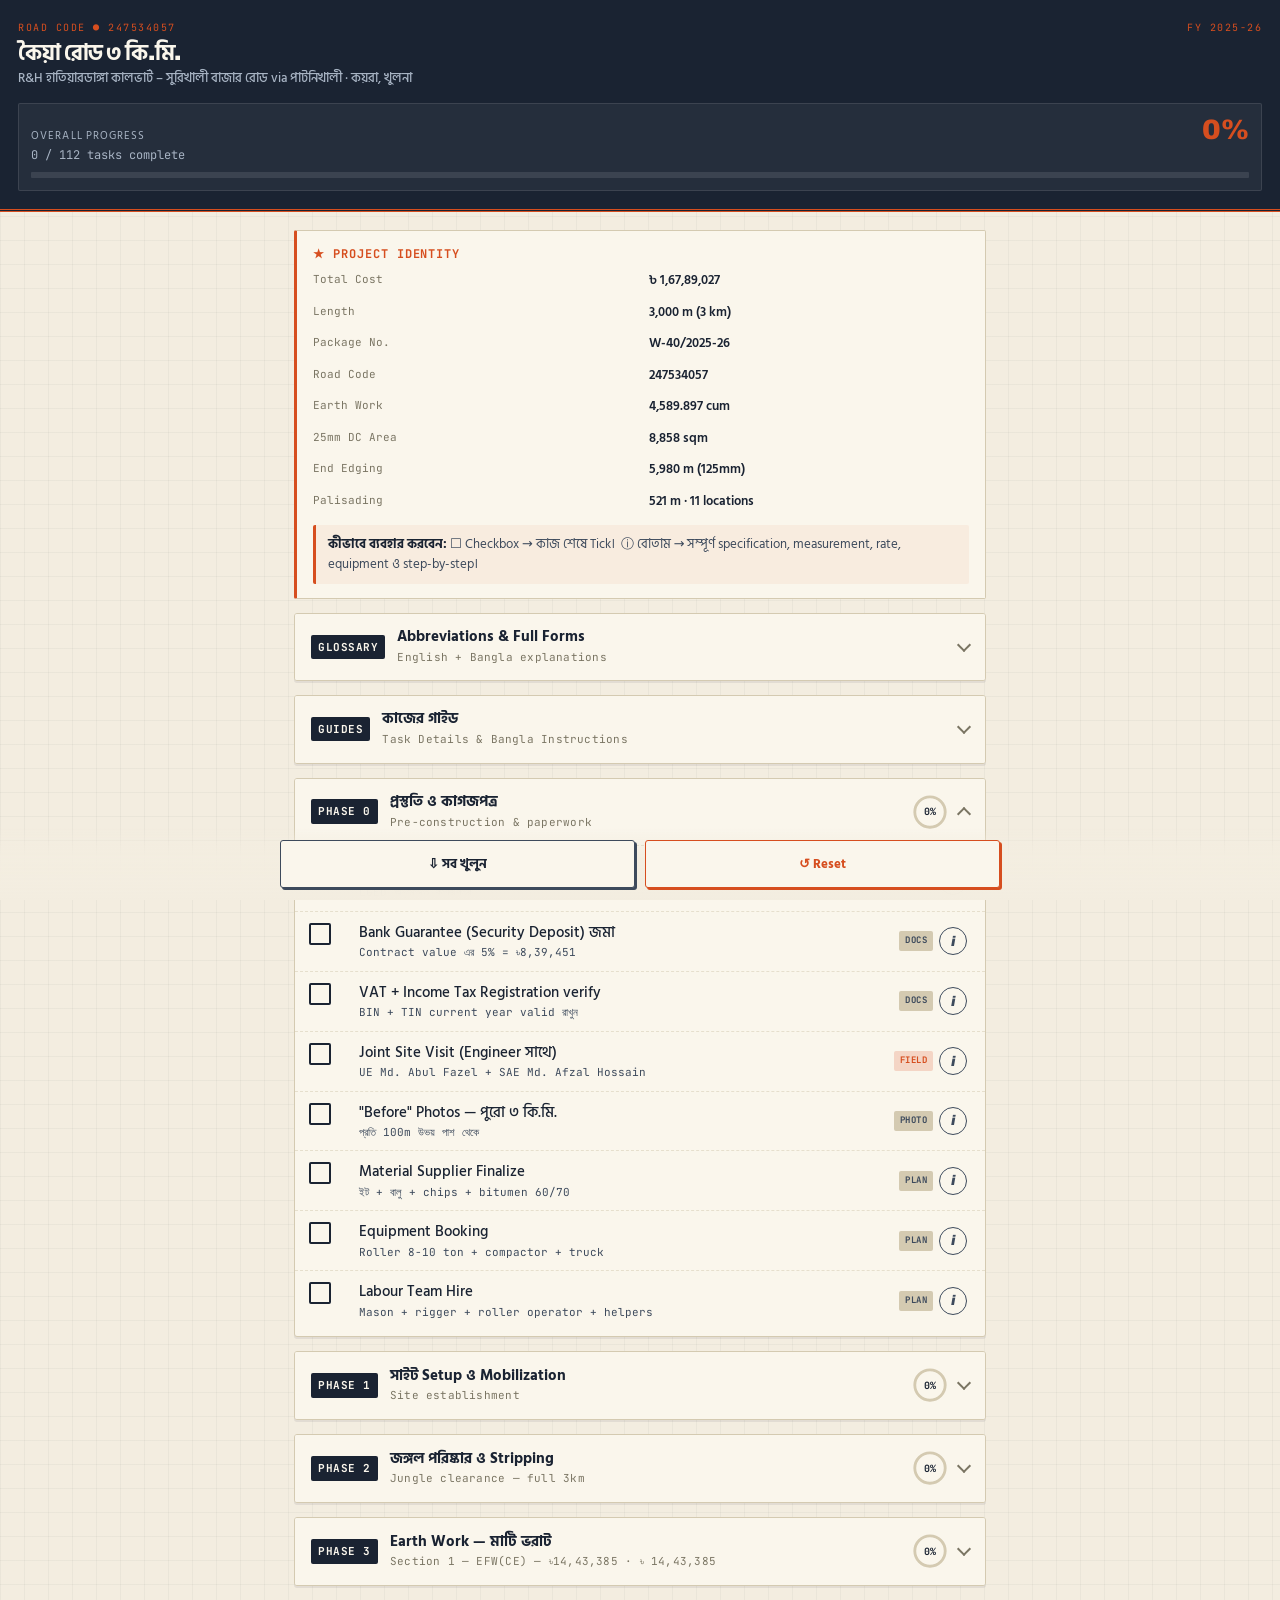
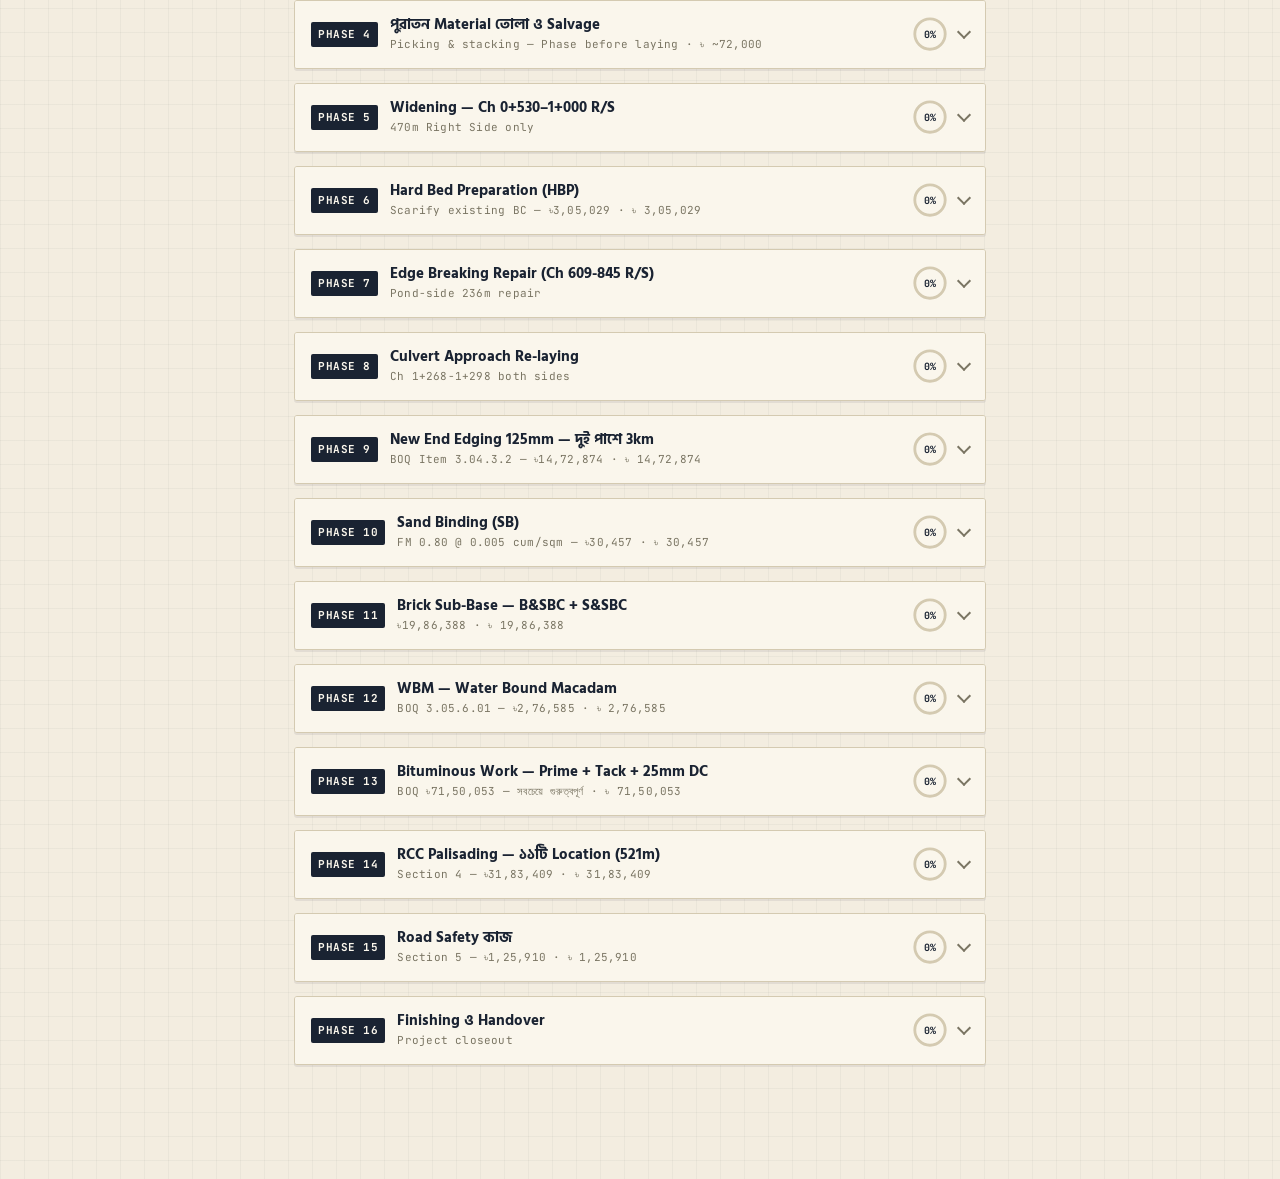
<file: files/koiya_road_checklist_v2_backup.html>
<!DOCTYPE html>
<html lang="bn">
<head>
<meta charset="UTF-8">
<meta name="viewport" content="width=device-width, initial-scale=1.0, maximum-scale=1.0, user-scalable=no">
<meta name="apple-mobile-web-app-capable" content="yes">
<meta name="theme-color" content="#1a2332">
<title>কৈয়া রোড ৩কিমি — Contractor Checklist v3</title>
<link href="https://fonts.googleapis.com/css2?family=Hind+Siliguri:wght@400;500;600;700&family=JetBrains+Mono:wght@400;500;700&family=Archivo:wght@700;900&display=swap" rel="stylesheet">
<style>
:root{--bg:#f3ede0;--paper:#faf6ec;--ink:#1a2332;--ink2:#3d4a5c;--muted:#7a7563;--line:#d4cab1;--line2:#e6dfcd;--red:#d64e1f;--red2:#f4d5c5;--green:#2d6a4f;--green2:#c8e2d4;--amber:#b8860b;--amber2:#fae5c3;--blue:#1a4e8c;--blue2:#d0e4f7}
*{box-sizing:border-box;-webkit-tap-highlight-color:transparent;margin:0;padding:0}
html,body{background:var(--bg);color:var(--ink);font-family:'Hind Siliguri',system-ui,sans-serif;font-size:15px;line-height:1.5;background-image:linear-gradient(rgba(26,35,50,.04) 1px,transparent 1px),linear-gradient(90deg,rgba(26,35,50,.04) 1px,transparent 1px);background-size:24px 24px;min-height:100vh}
.hdr{background:var(--ink);color:var(--paper);padding:20px 18px 18px;border-bottom:3px double var(--red);position:sticky;top:0;z-index:100}
.hdr-top{display:flex;justify-content:space-between;font-family:'JetBrains Mono',monospace;font-size:10px;letter-spacing:.15em;text-transform:uppercase;color:#8a9aad;margin-bottom:6px}
.hdr-top span{color:var(--red)}
.proj-title{font-family:'Archivo','Hind Siliguri',sans-serif;font-weight:900;font-size:22px;line-height:1.1;letter-spacing:-.02em}
.proj-sub{font-size:13px;color:#a8b4c4;margin-top:4px;font-weight:500}
.op{margin-top:14px;padding:12px;background:rgba(255,255,255,.05);border:1px solid rgba(255,255,255,.1);border-radius:2px}
.op-hdr{display:flex;justify-content:space-between;align-items:baseline;margin-bottom:8px}
.op-lbl{font-size:11px;letter-spacing:.1em;text-transform:uppercase;color:#a8b4c4}
.op-pct{font-family:'Archivo',sans-serif;font-weight:900;font-size:28px;color:var(--red);line-height:1}
.op-cnt{font-family:'JetBrains Mono',monospace;font-size:12px;color:#a8b4c4;margin-top:2px}
.bar{height:6px;background:rgba(255,255,255,.1);border-radius:1px;overflow:hidden}
.bar-fill{height:100%;background:linear-gradient(90deg,var(--red),#f57c3a);transition:width .4s cubic-bezier(.4,0,.2,1)}
.wrap{max-width:720px;margin:0 auto;padding:18px 14px 100px}
.phase{background:var(--paper);border:1px solid var(--line);border-radius:3px;margin-bottom:14px;box-shadow:0 2px 0 rgba(26,35,50,.08);overflow:hidden}
.ph-hdr{padding:14px 16px;cursor:pointer;user-select:none;display:grid;grid-template-columns:auto 1fr auto;gap:12px;align-items:center;background:var(--paper);transition:background .15s;border-bottom:1px dashed transparent}
.ph-hdr:active{background:var(--line2)}
.phase.open .ph-hdr{border-bottom-color:var(--line)}
.ph-num{font-family:'JetBrains Mono',monospace;font-weight:700;font-size:11px;color:var(--paper);background:var(--ink);padding:4px 7px;border-radius:2px;letter-spacing:.05em;min-width:44px;text-align:center}
.phase.done .ph-num{background:var(--green)}
.ph-ti{font-weight:700;font-size:15px;color:var(--ink);line-height:1.25}
.ph-en{font-size:11px;color:var(--muted);font-family:'JetBrains Mono',monospace;letter-spacing:.02em;margin-top:2px}
.ph-ring{width:38px;height:38px;position:relative;flex-shrink:0}
.ph-ring svg{width:100%;height:100%;transform:rotate(-90deg)}
.ph-ring circle{fill:none;stroke-width:3}
.ring-bg{stroke:var(--line)}
.ring-fg{stroke:var(--red);stroke-linecap:round;transition:stroke-dashoffset .4s}
.phase.done .ring-fg{stroke:var(--green)}
.ring-txt{position:absolute;inset:0;display:flex;align-items:center;justify-content:center;font-family:'JetBrains Mono',monospace;font-size:10px;font-weight:700;color:var(--ink)}
.arrow{width:10px;height:10px;border-right:2px solid var(--muted);border-bottom:2px solid var(--muted);transform:rotate(45deg);transition:transform .2s;margin-top:-4px}
.phase.open .arrow{transform:rotate(-135deg);margin-top:4px}
.ph-body{max-height:0;overflow:hidden;transition:max-height .3s ease-out}
.phase.open .ph-body{max-height:10000px}
.ph-body-in{padding:6px 0}
.task{display:grid;grid-template-columns:44px 1fr auto 32px;align-items:flex-start;padding:10px 14px;border-bottom:1px dashed var(--line2);gap:6px;min-height:54px}
.task:last-child{border-bottom:none}
.task.done{background:rgba(45,106,79,.04)}
.chk{width:22px;height:22px;border:2px solid var(--ink);border-radius:2px;display:flex;align-items:center;justify-content:center;flex-shrink:0;transition:all .15s;background:var(--paper);margin-top:1px;cursor:pointer}
.chk:active{transform:scale(.92)}
.task.done .chk{background:var(--green);border-color:var(--green)}
.chk svg{width:14px;height:14px;color:#fff;opacity:0;transition:opacity .15s}
.task.done .chk svg{opacity:1}
.tc{min-width:0;padding-top:1px;cursor:pointer}
.tt{font-weight:500;color:var(--ink);line-height:1.35;font-size:14.5px}
.task.done .tt{text-decoration:line-through;text-decoration-color:var(--muted);color:var(--muted)}
.td{font-family:'JetBrains Mono',monospace;font-size:11px;color:var(--ink2);margin-top:3px;line-height:1.4}
.task.done .td{color:var(--muted)}
.tag{font-family:'JetBrains Mono',monospace;font-size:9px;font-weight:700;text-transform:uppercase;letter-spacing:.05em;padding:3px 6px;border-radius:2px;background:var(--red2);color:var(--red);white-space:nowrap;align-self:center}
.tag.g{background:var(--green2);color:var(--green)}
.tag.a{background:var(--amber2);color:var(--amber)}
.tag.m{background:var(--line);color:var(--ink2)}
.tag.b{background:var(--blue2);color:var(--blue)}
.ibtn{width:28px;height:28px;border:1.5px solid var(--ink2);border-radius:50%;background:var(--paper);color:var(--ink2);font-family:'Archivo',serif;font-weight:900;font-size:14px;display:flex;align-items:center;justify-content:center;cursor:pointer;align-self:center;flex-shrink:0;transition:all .15s;font-style:italic}
.ibtn:active{background:var(--ink);color:var(--paper)}
.sec-hdr{padding:8px 16px 4px;background:linear-gradient(180deg,var(--line2),transparent);font-family:'JetBrains Mono',monospace;font-size:10px;font-weight:700;color:var(--ink2);text-transform:uppercase;letter-spacing:.1em;border-top:1px solid var(--line2)}
.ftr{position:fixed;bottom:0;left:0;right:0;padding:12px 14px;background:linear-gradient(180deg,rgba(243,237,224,0) 0%,rgba(243,237,224,.95) 40%,var(--bg) 100%);pointer-events:none;z-index:50}
.ftr-in{max-width:720px;margin:0 auto;display:flex;gap:10px;pointer-events:auto}
.btn{flex:1;padding:12px;border:1.5px solid var(--ink);background:var(--paper);color:var(--ink);font-family:'Hind Siliguri',sans-serif;font-weight:700;font-size:13px;border-radius:3px;cursor:pointer;transition:all .15s;box-shadow:2px 2px 0 var(--ink)}
.btn:active{transform:translate(2px,2px);box-shadow:0 0 0 var(--ink)}
.btn.r{border-color:var(--red);color:var(--red);box-shadow:2px 2px 0 var(--red)}
.btn.e{border-color:var(--ink2);box-shadow:2px 2px 0 var(--ink2)}
.stamp{position:fixed;top:50%;left:50%;transform:translate(-50%,-50%) rotate(-12deg);border:4px solid var(--green);color:var(--green);padding:16px 32px;font-family:'Archivo',sans-serif;font-weight:900;font-size:28px;letter-spacing:.1em;background:rgba(250,246,236,.9);border-radius:4px;pointer-events:none;opacity:0;transition:opacity .3s,transform .3s;z-index:200}
.stamp.on{opacity:1;transform:translate(-50%,-50%) rotate(-6deg) scale(1.05)}
.toast{position:fixed;bottom:80px;left:50%;transform:translateX(-50%) translateY(20px);background:var(--ink);color:var(--paper);padding:10px 18px;border-radius:2px;font-size:13px;font-weight:500;opacity:0;transition:all .3s;z-index:150;pointer-events:none}
.toast.on{opacity:1;transform:translateX(-50%) translateY(0)}
.ld{position:fixed;inset:0;background:var(--bg);display:flex;align-items:center;justify-content:center;z-index:1000;color:var(--ink);font-family:'JetBrains Mono',monospace;font-size:12px;letter-spacing:.15em;text-transform:uppercase}
.ld.h{opacity:0;pointer-events:none;transition:opacity .4s}
.ic{background:var(--paper);border:1px solid var(--line);border-left:3px solid var(--red);padding:14px 16px;margin-bottom:14px;border-radius:2px}
.ic h3{font-size:12px;letter-spacing:.08em;text-transform:uppercase;color:var(--red);font-family:'JetBrains Mono',monospace;margin-bottom:8px}
.ig{display:grid;grid-template-columns:repeat(2,1fr);gap:8px 16px;font-size:13px}
.ig dt{color:var(--muted);font-size:11px;font-family:'JetBrains Mono',monospace}
.ig dd{margin:0 0 4px;font-weight:600}
/* MODAL */
.mb{position:fixed;inset:0;background:rgba(26,35,50,.7);backdrop-filter:blur(4px);-webkit-backdrop-filter:blur(4px);z-index:500;opacity:0;pointer-events:none;transition:opacity .25s;display:flex;align-items:flex-end;justify-content:center}
.mb.on{opacity:1;pointer-events:auto}
.mo{background:var(--paper);width:100%;max-width:720px;max-height:92vh;overflow-y:auto;border-radius:14px 14px 0 0;transform:translateY(100%);transition:transform .32s cubic-bezier(.16,1,.3,1);border-top:3px solid var(--red)}
@media(min-width:600px){.mb{align-items:center;padding:20px}.mo{border-radius:4px;border:1px solid var(--ink);max-height:88vh}}
.mb.on .mo{transform:translateY(0)}
.mo-handle{width:40px;height:4px;background:var(--line);border-radius:2px;margin:10px auto 0}
.mo-hdr{padding:14px 18px 12px;border-bottom:1px dashed var(--line);position:sticky;top:0;background:var(--paper);z-index:2}
.mo-ey{font-family:'JetBrains Mono',monospace;font-size:10px;font-weight:700;color:var(--red);letter-spacing:.1em;text-transform:uppercase}
.mo-ti{font-family:'Archivo','Hind Siliguri',sans-serif;font-weight:900;font-size:19px;line-height:1.2;color:var(--ink);letter-spacing:-.01em;margin:4px 0 0;padding-right:36px}
.mo-sub{font-family:'Hind Siliguri',sans-serif;font-size:13px;line-height:1.5;color:var(--ink2);margin-top:6px}
.mo-x{position:absolute;top:14px;right:14px;width:30px;height:30px;border:1.5px solid var(--ink);background:var(--paper);border-radius:50%;font-size:16px;font-weight:700;cursor:pointer;color:var(--ink);display:flex;align-items:center;justify-content:center}
.mo-x:active{transform:scale(.9)}
.mo-body{padding:14px 18px 28px}
/* detail blocks */
.db{margin-top:16px}
.db h4{font-size:11px;font-weight:700;text-transform:uppercase;letter-spacing:.12em;color:var(--red);font-family:'JetBrains Mono',monospace;border-bottom:2px solid var(--red);padding-bottom:4px;display:inline-block;margin-bottom:8px}
.purpose-box{background:linear-gradient(135deg,rgba(214,78,31,.06),transparent);border-left:3px solid var(--red);padding:10px 12px;border-radius:2px;font-size:13.5px;line-height:1.55;color:var(--ink2);margin-top:6px}
.spec-g{display:grid;grid-template-columns:1fr 1fr;gap:0;border:1px solid var(--line);border-radius:3px;overflow:hidden}
.spec-r{display:contents}
.spec-k{background:var(--line2);padding:7px 10px;font-family:'JetBrains Mono',monospace;font-size:11px;color:var(--ink2);border-bottom:1px solid var(--line);letter-spacing:.01em}
.spec-v{padding:7px 10px;font-size:13px;font-weight:600;color:var(--ink);border-bottom:1px solid var(--line);font-family:'JetBrains Mono',monospace}
.spec-v.h{color:var(--red);font-weight:900;font-size:14px}
.spec-v.bn{font-family:'Hind Siliguri',sans-serif;font-weight:500;font-size:13px}
.spec-v.g{color:var(--green);font-weight:700}
.spec-r:last-child .spec-k,.spec-r:last-child .spec-v{border-bottom:none}
.ol{counter-reset:s;margin-top:6px}
.ol li{counter-increment:s;padding:9px 0 9px 36px;position:relative;border-bottom:1px dashed var(--line2);font-size:13.5px;line-height:1.5}
.ol li:last-child{border-bottom:none}
.ol li::before{content:counter(s,decimal-leading-zero);position:absolute;left:0;top:9px;font-family:'JetBrains Mono',monospace;font-size:10px;font-weight:700;color:var(--paper);background:var(--ink);padding:2px 5px;border-radius:2px}
.note{background:rgba(184,134,11,.08);border-left:3px solid var(--amber);padding:10px 12px;margin-top:12px;border-radius:2px;font-size:13px;line-height:1.5;color:var(--ink2)}
.note strong{color:var(--ink);font-weight:700}
.warn{background:rgba(214,78,31,.07);border-left:3px solid var(--red);padding:10px 12px;margin-top:12px;border-radius:2px;font-size:13px;line-height:1.5}
.warn strong{color:var(--red)}
.tip{background:rgba(45,106,79,.07);border-left:3px solid var(--green);padding:10px 12px;margin-top:12px;border-radius:2px;font-size:13px;line-height:1.5}
.tip strong{color:var(--green)}
.ct{width:100%;border-collapse:collapse;margin-top:8px;font-size:12px}
.ct th{background:var(--ink);color:var(--paper);padding:6px 8px;font-family:'JetBrains Mono',monospace;font-size:10px;letter-spacing:.05em;text-transform:uppercase;text-align:left;font-weight:700}
.ct td{padding:6px 8px;border-bottom:1px dashed var(--line2);font-family:'JetBrains Mono',monospace}
.ct td:first-child{font-weight:700;color:var(--red)}
.ct tr:last-child td{border-bottom:none}
.pill-row{display:flex;flex-wrap:wrap;gap:6px;margin-top:8px}
.pill{font-family:'JetBrains Mono',monospace;font-size:11px;padding:4px 10px;border-radius:20px;border:1px solid var(--line);background:var(--paper);color:var(--ink2)}
.pill.red{background:var(--red2);border-color:var(--red);color:var(--red);font-weight:700}
.pill.green{background:var(--green2);border-color:var(--green);color:var(--green);font-weight:700}
.pill.amber{background:var(--amber2);border-color:var(--amber);color:var(--amber);font-weight:700}
.divider{height:1px;background:var(--line);margin:16px 0}
@media(max-width:480px){.proj-title{font-size:19px}.spec-g{grid-template-columns:1fr}.spec-k{border-right:none}.mo-ti{font-size:17px}.task{grid-template-columns:40px 1fr auto 30px;padding:9px 12px;gap:5px}}
</style>
</head>
<body>
<div class="hdr">
  <div class="hdr-top"><span>ROAD CODE ● 247534057</span><span>FY 2025-26</span></div>
  <div class="proj-title">কৈয়া রোড ৩ কি.মি.</div>
  <div class="proj-sub">R&amp;H হাতিয়ারডাঙ্গা কালভার্ট – সুরিখালী বাজার রোড via পাটনিখালী · কয়রা, খুলনা</div>
  <div class="op">
    <div class="op-hdr">
      <div><div class="op-lbl">Overall Progress</div><div class="op-cnt" id="oCnt">0 / 0 tasks</div></div>
      <div class="op-pct" id="oPct">0%</div>
    </div>
    <div class="bar"><div class="bar-fill" id="oBar" style="width:0%"></div></div>
  </div>
</div>

<div class="wrap">
<div class="ic">
  <h3>★ Project Identity</h3>
  <dl class="ig">
    <dt>Total Cost</dt><dd>৳ 1,67,89,027</dd>
    <dt>Length</dt><dd>3,000 m (3 km)</dd>
    <dt>Package No.</dt><dd>W-40/2025-26</dd>
    <dt>Road Code</dt><dd>247534057</dd>
    <dt>Earth Work</dt><dd>4,589.897 cum</dd>
    <dt>25mm DC Area</dt><dd>8,858 sqm</dd>
    <dt>End Edging</dt><dd>5,980 m (125mm)</dd>
    <dt>Palisading</dt><dd>521 m · 11 locations</dd>
  </dl>
  <div style="margin-top:10px;padding:10px 12px;background:rgba(214,78,31,.06);border-left:3px solid var(--red);border-radius:2px;font-size:13px;color:var(--ink2);line-height:1.5">
    <strong style="color:var(--ink)">কীভাবে ব্যবহার করবেন:</strong> ☐ Checkbox → কাজ শেষে Tick। &nbsp;ⓘ বোতাম → সম্পূর্ণ specification, measurement, rate, equipment ও step-by-step।
  </div>
</div>

<div class="phase" id="glossary">
  <div class="ph-hdr">
    <div class="ph-num">GLOSSARY</div>
    <div><div class="ph-ti">Abbreviations & Full Forms</div><div class="ph-en">English + Bangla explanations</div></div>
    <div class="arrow"></div>
  </div>
  <div class="ph-body">
    <div class="ph-body-in">
      <div class="sec-hdr">সংক্ষিপ্ত রূপের পূর্ণ রূপ (বাংলায়)</div>
      <div class="task">
        <div class="tc">
          <div class="tt">BOQ - বিল অফ কোয়ান্টিটিজ</div>
        </div>
      </div>
      <div class="task">
        <div class="tc">
          <div class="tt">LGED - স্থানীয় সরকার প্রকৌশল বিভাগ</div>
        </div>
      </div>
      <div class="task">
        <div class="tc">
          <div class="tt">EE - এন্ড এজিং</div>
        </div>
      </div>
      <div class="task">
        <div class="tc">
          <div class="tt">WBM - ওয়াটার বাউন্ড ম্যাকাডাম</div>
        </div>
      </div>
      <div class="task">
        <div class="tc">
          <div class="tt">DC - ডেন্স কার্পেটিং</div>
        </div>
      </div>
      <div class="task">
        <div class="tc">
          <div class="tt">CBR - ক্যালিফোর্নিয়া বিয়ারিং রেশিও</div>
        </div>
      </div>
      <div class="task">
        <div class="tc">
          <div class="tt">MDD - ম্যাক্সিমাম ড্রাই ডেনসিটি</div>
        </div>
      </div>
      <div class="task">
        <div class="tc">
          <div class="tt">OMC - অপটিমাম ময়েসচার কনটেন্ট</div>
        </div>
      </div>
      <div class="task">
        <div class="tc">
          <div class="tt">TBM - টেম্পোরারি বেঞ্চ মার্ক</div>
        </div>
      </div>
      <div class="task">
        <div class="tc">
          <div class="tt">RL - রিডিউসড লেভেল</div>
        </div>
      </div>
      <div class="task">
        <div class="tc">
          <div class="tt">FM - ফাইননেস মডুলাস</div>
        </div>
      </div>
      <div class="task">
        <div class="tc">
          <div class="tt">LAA - লস এঞ্জেলেস অ্যাব্রেশন</div>
        </div>
      </div>
      <div class="task">
        <div class="tc">
          <div class="tt">HBB - হেরিং বোন বন্ড</div>
        </div>
      </div>
      <div class="task">
        <div class="tc">
          <div class="tt">BFS - ব্রিক ফ্ল্যাট সোলিং</div>
        </div>
      </div>
      <div class="task">
        <div class="tc">
          <div class="tt">SBBC - স্যান্ড ব্রিক বেস কোর্স</div>
        </div>
      </div>
      <div class="task">
        <div class="tc">
          <div class="tt">SBFS - স্যান্ড ব্রিক ফ্ল্যাট সোলিং</div>
        </div>
      </div>
      <div class="task">
        <div class="tc">
          <div class="tt">SHBB - স্যান্ড হেরিং বোন বন্ড</div>
        </div>
      </div>
      <div class="task">
        <div class="tc">
          <div class="tt">PIEE - পিকিং অফ এক্সিস্টিং এন্ড এজিং</div>
        </div>
      </div>
      <div class="task">
        <div class="tc">
          <div class="tt">PIBFS - পিকিং অফ এক্সিস্টিং ব্রিক ফ্ল্যাট সোলিং</div>
        </div>
      </div>
      <div class="task">
        <div class="tc">
          <div class="tt">PIHBB - পিকিং অফ এক্সিস্টিং হেরিং বোন বন্ড</div>
        </div>
      </div>
      <div class="task">
        <div class="tc">
          <div class="tt">EFW(CE) - আর্থ ফিলিং ওয়ার্ক (ক্লে এন্ড সিল্টি)</div>
        </div>
      </div>
      <div class="task">
        <div class="tc">
          <div class="tt">BCSSGC - বক্স কাটিং সাব-গ্রেড সয়েল গ্র্যাভেল কাটিং</div>
        </div>
      </div>
      <div class="task">
        <div class="tc">
          <div class="tt">ISG - ইমপ্রুভড সাব-গ্রেড</div>
        </div>
      </div>
      <div class="task">
        <div class="tc">
          <div class="tt">ASAT - অ্যাগ্রিগেট সাব-বেস অ্যাগ্রিগেট টপ</div>
        </div>
      </div>
      <div class="task">
        <div class="tc">
          <div class="tt">CWBM(ISSM) - কমপ্যাক্টেড ওয়াটার বাউন্ড ম্যাকাডাম (ইমপ্রুভড সাব-বেস ম্যাটেরিয়াল)</div>
        </div>
      </div>
      <div class="task">
        <div class="tc">
          <div class="tt">PC@DB - প্রাইম কোট @ ড্রাই বাউন্ড</div>
        </div>
      </div>
      <div class="task">
        <div class="tc">
          <div class="tt">TC@DB - ট্যাক কোট @ ড্রাই বাউন্ড</div>
        </div>
      </div>
      <div class="task">
        <div class="tc">
          <div class="tt">JMD - জব মিক্স ডিজাইন</div>
        </div>
      </div>
      <div class="task">
        <div class="tc">
          <div class="tt">DLP - ডিফেক্ট লায়াবিলিটি পিরিয়ড</div>
        </div>
      </div>
      <div class="task">
        <div class="tc">
          <div class="tt">IPC - ইন্টারিম পেমেন্ট সার্টিফিকেট</div>
        </div>
      </div>
      <div class="task">
        <div class="tc">
          <div class="tt">AIT - অ্যাডভান্স ইনকাম ট্যাক্স</div>
        </div>
      </div>
      <div class="task">
        <div class="tc">
          <div class="tt">VAT - ভ্যালু অ্যাডেড ট্যাক্স</div>
        </div>
      </div>
      <div class="task">
        <div class="tc">
          <div class="tt">BIN - বিজনেস আইডেন্টিফিকেশন নাম্বার</div>
        </div>
      </div>
      <div class="task">
        <div class="tc">
          <div class="tt">TIN - ট্যাক্স আইডেন্টিফিকেশন নাম্বার</div>
        </div>
      </div>
      <div class="task">
        <div class="tc">
          <div class="tt">BRTA - বাংলাদেশ রোড ট্রান্সপোর্ট অথরিটি</div>
        </div>
      </div>
      <div class="task">
        <div class="tc">
          <div class="tt">NBR - ন্যাশনাল বোর্ড অফ রেভেনিউ</div>
        </div>
      </div>
      <div class="task">
        <div class="tc">
          <div class="tt">EVCS - ইঞ্জিনিয়ারিং ভ্যালুয়েশন অ্যান্ড কস্টিং সফটওয়্যার</div>
        </div>
      </div>
      <div class="task">
        <div class="tc">
          <div class="tt">SAE - সাব-অ্যাসিস্ট্যান্ট ইঞ্জিনিয়ার</div>
        </div>
      </div>
      <div class="task">
        <div class="tc">
          <div class="tt">UE - উপজেলা ইঞ্জিনিয়ার</div>
        </div>
      </div>
      <div class="task">
        <div class="tc">
          <div class="tt">RCC - রেইনফোর্সড সিমেন্ট কংক্রিট</div>
        </div>
      </div>
      <div class="task">
        <div class="tc">
          <div class="tt">MS - মাইল্ড স্টিল</div>
        </div>
      </div>
      <div class="task">
        <div class="tc">
          <div class="tt">sqm - বর্গ মিটার</div>
        </div>
      </div>
      <div class="task">
        <div class="tc">
          <div class="tt">cum - ঘন মিটার</div>
        </div>
      </div>
    </div>
  </div>
</div>

<div class="phase" id="task-guides">
  <div class="ph-hdr">
    <div class="ph-num">GUIDES</div>
    <div><div class="ph-ti">কাজের গাইড</div><div class="ph-en">Task Details & Bangla Instructions</div></div>
    <div class="arrow"></div>
  </div>
  <div class="ph-body">
    <div class="ph-body-in">
      <div class="sec-hdr">How to Use</div>
      <div class="task">
        <div class="tc">
          <div class="tt">Click on any task in the phases above to see detailed instructions</div>
          <div class="td">Each task detail includes specifications, materials, equipment, step-by-step procedures, and beginner-friendly Bangla guides for noob contractors. Short forms are explained in the GLOSSARY section.</div>
        </div>
      </div>
    </div>
  </div>
</div>

<div id="phases"></div>
</div>

<div class="ftr"><div class="ftr-in">
  <button class="btn e" id="exBtn">⇩ সব খুলুন</button>
  <button class="btn r" id="rstBtn">↺ Reset</button>
</div></div>

<div class="stamp" id="stamp">PROJECT DONE ✓</div>
<div class="toast" id="toast"></div>

<!-- MODAL -->
<div class="mb" id="mb">
  <div class="mo" id="mo">
    <div class="mo-handle"></div>
    <div class="mo-hdr">
      <div class="mo-ey" id="moEy">DETAIL</div>
      <div class="mo-ti" id="moTi">Title</div>
      <button class="mo-x" id="moX">✕</button>
    </div>
    <div class="mo-body" id="moBody"></div>
  </div>
</div>

<script>
const D={
  phases:[
  {id:'p0',num:'PHASE 0',title:'প্রস্তুতি ও কাগজপত্র',en:'Pre-construction & paperwork',cost:null,tasks:[
    {t:'Work Order ও Contract স্বাক্ষর',d:'LGED অনুমোদিত কাগজপত্র',tag:'DOCS',
     det:{pur:'LGED কর্তৃক Issue করা Work Order সংগ্রহ করে legal stamp paper-এ contract স্বাক্ষর। এটা ছাড়া সাইটে কাজ শুরু করা যাবে না।',
      bangla:'LGED অফিস থেকে Work Order পাওয়ার পরে আপনাকে legally stamp paper এ contract লিখতে হবে এবং সাক্ষর করতে হবে। এই চুক্তিতে থাকবে আপনার নাম, প্রজেক্টের নাম (কৈয়া রোড ৩ কিমি), কত টাকা পাবেন (১ কোটি ৬৭ লক্ষ টাকা), এবং কতদিনে কাজ শেষ করবেন (দ্রুততা সাথে, ১২ মাসে)। সব ৫ টি section এর BOQ items নিজে verify করে দেখুন যাতে later এ কোনো ঝামেলা না হয়। contract এর ৫ টি copy sign করুন - একটি আপনার কাছে, বাকি LGED এবং অন্যদের কাছে জমা দিন। এই কাগজপত্র ছাড়া কোনোভাবেই কাজ শুরু করা যাবে না, তাই এটি সবচেয়ে গুরুত্বপূর্ণ প্রথম কাজ।',
      specs:[['Package No.','CAFDRIRP/Khulna/ER/VR/W-40/2025-26'],['Estimate Cost','৳ 1,67,89,027.00'],['Scheme Code','24753-26-10001 (Part-1)'],['Road Code','247534057'],['FY','2025–2026'],['Issuing Officer','Executive Engineer, LGED Khulna'],['Payment term','Running bill এ'],['DLP','12 months']],
      steps:['LGED office থেকে Work Order originals সংগ্রহ','সব ৫টি section এর BOQ items নিজে verify করুন','Legal stamp paper-এ contract print ও sign','Original contract + 2 certified copies LGED জমা','Site Commencement Notice জমা'],
      note:'চুক্তির আগে নিজে সব rate ও quantity cross-check করুন।',
      eq:[],mat:[]}},
    {t:'Bank Guarantee (Security Deposit) জমা',d:'Contract value এর 5% = ৳8,39,451',tag:'DOCS',
     det:{pur:'Project security। কাজে গাফিলতি হলে LGED এই BG encash করবে।',
      specs:[['Amount','৳ 8,39,451 (5% of ৳1.67 Cr)'],['Type','Bank Guarantee বা Pay Order'],['Bank','যেকোনো scheduled bank'],['Validity','Contract period + 1 year DLP'],['Payable to','Executive Engineer, LGED Khulna'],['Submission','Contract sign এর সাথে সাথে']],
      steps:['Bank-এ BG request করুন','Bank charge: ৳1,000-3,000/month (approx)','Original BG + 2 copy তৈরি','LGED Accounts Section-এ জমা','Receipt সংগ্রহ করুন'],
      tip:'BG validity সবসময় DLP শেষ পর্যন্ত রাখুন। Expire হলে সমস্যা।'}},
    {t:'VAT + Income Tax Registration verify',d:'BIN + TIN current year valid রাখুন',tag:'DOCS',
     det:{pur:'Bill payment-এর সময় LGED source এ VAT + AIT কেটে রাখে।',
      specs:[['VAT rate','7.5% (deducted at source)'],['AIT (Income Tax)','7% (approx, NBR circular অনুযায়ী)'],['Required docs','BIN certificate (current), TIN certificate'],['Verify via','NBR website'],['Annual Return','Due date-এর আগে জমা']],
      warn:'BIN/TIN invalid থাকলে bill payment আটকে যাবে।'}},
    {t:'Joint Site Visit (Engineer সাথে)',d:'UE Md. Abul Fazel + SAE Md. Afzal Hossain',tag:'FIELD',
     det:{pur:'কাজ শুরুর আগে সমস্ত সাইট দেখে engineer-দের সাথে common understanding। Later এ "এটা বলা হয়নি" বলতে না পারেন।',
      specs:[['Upazila Engineer','Md. Abul Fazel (Addl. Duty), Koira'],['Sub-Asst. Eng.','Md. Afzal Hossain, Koira'],['Supervisor Eng.','Khalifa Md. Abul Kalam Azad (CAFDRIRP)'],['Total chainage','0+00 → 3+000 (3 km)'],['Key locations','11 Palisading + 1 Culvert + Widening zone'],['Output','Joint Inspection Report']],
      steps:['উভয় পক্ষের convenient date ঠিক করুন','Motorbike/vehicle তৈরি রাখুন','Notebook + camera নিয়ে যান','১১টি palisading location চিহ্নিত করুন','Ch 0+530-1+000 widening zone দেখুন','কালভার্ট (Ch 1+278-1+288) inspect করুন','Joint inspection report তৈরি ও সাক্ষর করুন'],
      tip:'Inspector দের সাথে যেকোনো অস্পষ্ট বিষয় এখনই clear করুন।'}},
    {t:'"Before" Photos — পুরো ৩ কি.মি.',d:'প্রতি 100m উভয় পাশ থেকে',tag:'PHOTO',
     det:{pur:'Final bill এবং DLP claim-এর সময় "before" evidence লাগবে। Court case হলেও কাজে আসে।',
      specs:[['Frequency','প্রতি 100m (minimum)'],['Total frames','60-90 ছবি (minimum)'],['Angles','Left side, Right side, Center'],['Include in frame','Chainage board + date'],['Format','Chronological folder: ch_0000 → ch_3000'],['Storage','Cloud backup (Google Drive/iCloud)']],
      steps:['Chainage board তৈরি করুন (cardboard + marker)','Ch 0+00 থেকে শুরু করুন','প্রতি 100m এ: L/S, R/S, center — 3 ছবি','GPS coordinates চালু রাখুন (phone)','১১টি palisading location এর ছবি আলাদা folder এ'],
      note:'ছবিতে পানি, ভাঙা edge, সব damage clearly দেখানোর চেষ্টা করুন।'}},
    {t:'Material Supplier Finalize',d:'ইট + বালু + chips + bitumen 60/70',tag:'PLAN',
     det:{pur:'Material delay = project delay = penalty। আগে থেকে supplier lock করুন।',
      specs:[['1st class brick','LAA ≤ 40, জামা/picked'],['Sand FM 0.50','Sub-grade, BFS, SBBC'],['Sand FM 0.80','Sand Binding (SB)'],['38mm Crusher run','SBBC sub-base, CWBM'],['Stone chips 16mm','Dense Carpeting aggregate'],['Stone chips 12mm','Dense Carpeting aggregate'],['Stone chips 6mm','Dense Carpeting filler'],['Bitumen 60/70','Penetration grade, ASTM/AASHTO'],['Cement','OPC 43 grade (Palisading concrete)'],['MS Rod 12mm','Palisading posts (4 nos per post)'],['MS Rod 10mm','Guide post, Sign foundation']],
      warn:'Bitumen এর পরিমাণ আগেই confirm করুন। Stock না থাকলে আনতে ৭-১৫ দিন লাগে।'}},
    {t:'Equipment Booking',d:'Roller 8-10 ton + compactor + truck',tag:'PLAN',
     det:{pur:'Peak time-এ roller পাওয়া কঠিন। আগে থেকে book করুন।',
      specs:[['Road Roller','8-10 MT (steel drum) — Earth + WBM compaction'],['Bitumen Roller (1st)','8-10 MT steel drum'],['Bitumen Roller (2nd)','3-5 tons pneumatic tire'],['Vibro compactor','Narrow area + edge'],['Concrete Mixer','7 CFT — Palisading concrete'],['Dump Truck','2-3 nos — earth + chips carriage'],['Water Bowser','500-1000 L — WBM sprinkling'],['Level Machine','Auto level + 4m staff + tripod'],['Generator','For night work if needed']],
      tip:'Roller operator এর license check করুন। BRTA license থাকা বাধ্যতামূলক।'}},
    {t:'Labour Team Hire',d:'Mason + rigger + roller operator + helpers',tag:'PLAN',
     det:{pur:'Phase wise labour plan করুন। সব একসাথে রাখলে idle cost বাড়বে।',
      specs:[['Earth work gang','10-15 helpers + 1 supervisor (Phase 3)'],['Brick mason','5-8 + helpers (Phase 9, 14)'],['Bitumen gang','11 experienced crew (Phase 13)'],['Roller operator','Licensed, 8-10 ton'],['Surveyor','1 experienced (level book reading)'],['Guard','1-2 (material storage)'],['Unskilled labour','Daily wage basis']],
      note:'Bitumen gang specialist — তাদের আগে থেকে confirm করুন। ভুল temperature এ laying করলে ক্যারপেটিং ফেটে যাবে।'}}
  ]},

  {id:'p1',num:'PHASE 1',title:'সাইট Setup ও Mobilization',en:'Site establishment',cost:null,tasks:[
    {t:'TBM (Temporary Bench Mark) স্থাপন',d:'RL = 10.00 — Ex-UZR BC Road Top C/C',tag:'SURVEY',
     det:{pur:'পুরো project এর elevation reference point। এটা ভুল হলে সব calculation ভুল হবে।',
      specs:[['TBM Location','Ex-UZR BC Road Top, Center line'],['RL (Assumed)','10.00 m'],['Datum Reference','Scheme Code 24753-11-0008 Level Book'],['Formation Level range','9.71 m → 9.85 m (বিভিন্ন চেইনেজে)'],['Instrument','Auto Level (EVCS software compatible)'],['TBM construction','Concrete pillar + brass plate with RL stamped']],
      steps:['Suitable concrete pillar fix করুন','Brass plate লাগান ও RL = 10.00 লিখুন','Instrument test করুন (closing error ≤ ±2mm/km)','Starting BM থেকে all chainage RL আঁকুন','Level Book update করুন প্রতিদিন'],
      warn:'TBM কেউ যেন disturb না করে। চারপাশে barricade দিন।'}},
    {t:'Centerline ও Chainage Pegs',d:'প্রতি 100m peg, 3km total',tag:'SURVEY',
     det:{pur:'Alignment maintain না হলে road curved/crooked হবে।',
      specs:[['Peg interval','100 m'],['Total pegs','31 nos (Ch 0+00 to 3+000)'],['Top Width design','5.00 m (Formation level)'],['Crest width','3.0 m (carpeted)'],['End Edging','125mm × 2 side'],['Slope both sides','1:1 (V:H)'],['Widening zone','Ch 530-1000 R/S: +0.525m']],
      steps:['Compass/theodolite দিয়ে centerline set','প্রতি 100m এ 2ft wooden peg drive','Nylon string দিয়ে line verify','Formation width markers L/S + R/S','Palisading zones flag করুন'],
      mat:['31 wooden pegs','50m nylon string','Red paint','Stakes']}},
    {t:'Site Office ও Material Store',d:'Temporary shed, drawings, register',tag:'SETUP',
     det:{pur:'কাগজপত্র ও material safe রাখার জন্য।',
      specs:[['Location','Ch 1+500 কাছাকাছি (central)'],['Size','Minimum 12ft × 10ft'],['Contents','Drawing board, BOQ file, attendance register, safety kit'],['Lock','Padlock — material store'],['Signboard','Project name + contractor name + LGED logo']],
      mat:['Corrugated tin sheet 20 pcs','Wooden frame','Padlock 2 nos','Signboard']}},
    {t:'Safety Equipment Setup',d:'Helmet, shoes, first aid, cones',tag:'SAFETY',
     det:{pur:'LGED requirement এবং worker protection।',
      specs:[['Hard hat','10 nos minimum'],['Safety shoes','5 pair'],['Safety vest','10 nos'],['First aid box','Complete — bandage, burn cream, dettol'],['Traffic cones','20 nos'],['Caution sign','"কাজ চলছে" 5 nos'],['Flagmen','2 nos (both ends)'],['Fire extinguisher','1 × 5kg ABC (Bitumen work)']],
      warn:'Bitumen কাজে fire extinguisher mandatory। গরম bitumen গায়ে পড়লে immediately cold water।'}},
    {t:'Water Source + Pump Arrange',d:'WBM + compaction এর জন্য',tag:'SETUP',
     det:{pur:'Compaction আর WBM wet rolling এর জন্য পানি লাগবে।',
      specs:[['Source','নিকটস্থ পুকুর/নদী/tube well'],['Pump capacity','Minimum 3 HP'],['Water tank','2000 L plastic storage'],['Hose','2-inch, 50m length'],['Daily requirement','~500-1500 L (peak WBM day)']],
      tip:'Bitumen prime coat এর পরে পানি একদম নিষিদ্ধ — road wet হলে bitumen উঠে যাবে।'}}
  ]},

  {id:'p2',num:'PHASE 2',title:'জঙ্গল পরিষ্কার ও Stripping',en:'Jungle clearance — full 3km',cost:null,tasks:[
    {t:'Ch 0+000 → 0+500 Clearing (500m)',d:'ঝোপ + stump + 200mm stripping',tag:'500m',
     det:{pur:'Earth work এর আগে surface পরিষ্কার করা বাধ্যতামূলক।',
      specs:[['Chainage','0+000 → 0+500'],['Length','500 m'],['Tree stump','Up to 200mm girth remove'],['Stripping depth','200 mm (top soil)'],['Sides','Both L/S and R/S'],['Clod max size','100 mm']],
      steps:['Jungle/scrub cutting (machete/chainsaw)','Root/stump removal up to 200mm girth','Top 200mm organic soil stripping','Debris + roots dump truck এ load','Site পরিষ্কার করুন'],
      note:'Koira area clay & silty soil। Stripping করার পর surface কিছুটা soft লাগবে — normal।'}},
    {t:'Ch 0+500 → 1+000 Clearing (500m)',d:'Widening R/S এ extra attention',tag:'500m',
     det:{pur:'Widening zone (Ch 0+530-1+000 R/S) এ extra clearance দরকার।',
      specs:[['Chainage','0+500 → 1+000'],['Widening zone','0+530 → 1+000 R/S'],['Extra width','0.525 m R/S এ clear করুন'],['Obstruction at','4.00 m from center'],['L/S Note','বসত বাড়ি — সেই পাশে ঢোকা নিষেধ'],['Palisading nearby','Ch 0+581-0+845 R/S']],
      warn:'L/S এ বসত বাড়ি থাকায় Technical Report অনুযায়ী শুধু R/S এ widening। L/S তে কাজ করবেন না।'}},
    {t:'Ch 1+000 → 1+500 Clearing (500m)',d:'Box Culvert area carefully',tag:'500m',
     det:{pur:'কালভার্ট এর কাছে extra careful।',
      specs:[['Chainage','1+000 → 1+500'],['Culvert location','Ch 1+278 → 1+288'],['Span','5.50 m RCC Box'],['Approach','Ch 1+268-1+278 & 1+288-1+298'],['Clearing','Culvert structure disturb করবেন না'],['Nearby palisading','Ch 1+402-1+417, 1+496-1+511']]}},
    {t:'Ch 1+500 → 2+000 Clearing (500m)',d:'৪টি Palisading location',tag:'500m',
     det:{pur:'Multiple palisading zones — সেগুলো আলাদাভাবে flag করুন।',
      chainTable:{headers:['Palisading','Side','Length'],rows:[['Ch 1537-1551','L/S','14 m'],['Ch 1708-1760','L/S','52 m'],['Ch 1807-1829','L/S','22 m'],['Ch 1862-1880','L/S','18 m']]}}},
    {t:'Ch 2+000 → 2+500 Clearing (500m)',d:'Standard stretch',tag:'500m',
     det:{pur:'Middle section, no critical works।',
      specs:[['Chainage','2+000 → 2+500'],['Length','500 m'],['Palisading','None in this zone'],['Standard','Full jungle + stripping']]}},
    {t:'Ch 2+500 → 3+000 Clearing (500m)',d:'শেষ section — ৩টি palisading',tag:'500m',
     det:{pur:'শেষ 500m এ তিনটি palisading।',
      chainTable:{headers:['Palisading','Side','Length'],rows:[['Ch 2602-2642','L/S','40 m'],['Ch 2812-2836','R/S','24 m'],['Ch 2960-3000','L/S','40 m']]},
      note:'Ch 2960-3000 L/S এর D = 5.05m — এটা junction area। Extra clearing লাগবে।'}}
  ]},

  {id:'p3',num:'PHASE 3',title:'Earth Work — মাটি ভরাট',en:'Section 1 — EFW(CE) — ৳14,43,385',cost:'৳ 14,43,385',tasks:[
    {t:'Borrow Pit ও Access Road Prepare',d:'200m ROW বাইরে থেকে Clay & Silty মাটি',tag:'PLAN',
     det:{pur:'BOQ Item 2.02.3.01 EFW(CE) এর জন্য মাটি source prepare।',
      specs:[['BOQ Item','2.02.3.01 — EFW(CE)'],['Source condition','200m beyond Right-of-Way'],['Soil type','Clay & Silty (match করতে হবে)'],['Moisture','±2% of OMC at time of compaction'],['Royalty','Local rate — জমির মালিককে pay'],['Access road','Dump truck চলার জন্য গ্রামীণ পথ prepare'],['Borrow pit depth','Max 1.5-2m (waterlogging avoid)'],['Compaction','85% MDD outside municipal area']],
      steps:['নিকটবর্তী upland খুঁজুন যেখানে Clay & Silty soil আছে','জমির মালিকের সাথে rate negotiate করুন','Access road প্রয়োজনে minor repair করুন','Borrow pit boundary mark করুন','Dug balling / scraper setup করুন','Moisture test করুন (OMC test)'],
      note:'Payment on compacted volume। বেশি moisture থাকলে aeration দরকার, কম moisture থাকলে water sprinkle।',
      mat:['Borrow pit royalty payment receipt','Moisture test kit']}},
    {t:'Ch 0+000 → 0+500 Earth Filling (500m)',d:'Layer 150mm vertical, 600mm horizontal',tag:'500m',
     det:{pur:'প্রথম 500m segment। EFW(CE) specification এ।',
      specs:[['Chainage','0+000 → 0+500'],['Applicable length','500 m'],['Pre-work x-sec (avg)','~18-20 sqm (from level book)'],['Design x-sec (avg)','~20-22 sqm'],['Net design area/m','~2-3 sqm/m'],['Volume approx','500 × 2.5 = 1,250 cum (approx)'],['Vertical layer max','150 mm (loose)'],['Horizontal layer max','600 mm'],['Moisture target','OMC ±2%'],['Compaction','95% MDD (mid embankment)'],['Slope','1:1 both sides'],['Camber','150 mm at crest center']],
      steps:['Earth dump করুন loose layer 150mm করে','Clod break করুন (max 100mm)','Water sprinkle করুন (moisture check)','Roller দিয়ে compact করুন','Field density test করুন','Approval নিন, তারপর পরের layer'],
      eq:['Dump truck (2-3 nos)','8-10 MT road roller','Water bowser','Vibro compactor (edge areas)'],
      warn:'এক layer এর বেশি একসাথে dump করবেন না। Compaction fail হবে।'}},
    {t:'Ch 0+500 → 1+000 Earth Filling (widening সহ)',d:'Widening Ch 0+530-1+000 R/S',tag:'500m',
     det:{pur:'Widening zone এ earth filling — R/S এ extra 0.525m।',
      specs:[['Chainage','0+500 → 1+000'],['Normal width L/S','Existing ~2.4m'],['Widening R/S','Extra 0.525m'],['Box cutting vol.','470 × 0.525 × 0.350 = 86.363 cum (deducted from BOQ)'],['Compaction widening','98% MDD (higher requirement)'],['Benching','Existing slope এ 100mm benching'],['Obstruction','4.00m from center (L/S structure)']],
      tip:'Widening এর মাটি ভালো করে compact করুন — কারণ DC overlay তার উপরে যাবে।'}},
    {t:'Ch 1+000 → 1+500 Earth Filling (culvert gap বাদ)',d:'Ch 1378-1388 (10m) — No Earthwork',tag:'500m',
     det:{pur:'কালভার্ট gap বাদে 490m earth filling।',
      specs:[['Chainage','1+000 → 1+500'],['Effective length','490 m (500-10 culvert gap)'],['Culvert gap','Ch 1+378 → 1+388 — 10m NO earthwork'],['Note in Level Book','"No Earthwork Required" — page 17 of 17'],['Formation Level','~9.75 m (this zone)'],['Palisading nearby','Ch 1402-1417 L/S']],
      note:'BOQ calculation এ 10m culvert gap deduct করা হয়েছে। Site এ also এই 10m বাদ দিন।'}},
    {t:'Ch 1+500 → 2+000 Earth Filling (500m)',d:'Multiple palisading locations পাশে',tag:'500m',
     det:{pur:'Standard 500m — ৪টি palisading area এর কাছে।',
      specs:[['Chainage','1+500 → 2+000'],['Formation Level','9.75-9.77 m avg'],['Palisading zones','Ch 1537-1551, 1708-1760, 1807-1829, 1862-1880']],
      tip:'Palisading location গুলোতে earth ভরাটের সময় extra careful — wall foundation disturb করবেন না।'}},
    {t:'Ch 2+000 → 2+500 Earth Filling (500m)',d:'Straightforward section',tag:'500m',
     det:{pur:'Standard stretch — no special feature।',
      specs:[['Chainage','2+000 → 2+500'],['Formation Level','9.73-9.79 m']]}},
    {t:'Ch 2+500 → 3+000 Earth Filling (500m)',d:'শেষ section',tag:'500m',
     det:{pur:'শেষ 500m।',
      specs:[['Chainage','2+500 → 3+000'],['Formation Level at 2960','9.79 m'],['Palisading areas','2602-2642, 2812-2836, 2960-3000']]}},
    {t:'Side Slope Dressing (1:1 both sides)',d:'পুরো 3km, design: 1:1 V:H',tag:'FINISH',
     det:{pur:'Embankment stability এবং water runoff।',
      specs:[['R-Slope design','1:1.00 (V:H)'],['L-Slope design','1:1.00 (V:H)'],['Turfing on Top','0.00 m (এই project এ নেই)'],['Design Turfing Length','2.53 – 4.67 m (zone অনুযায়ী)'],['Benching','100mm clod, horizontal 600mm, vertical 300mm']],
      steps:['Roller দিয়ে slope rough compact করুন','Template (template board) দিয়ে 1:1 check করুন','Hand dressing করুন','Water runoff path clear করুন']}},
    {t:'Camber 150mm at Center Crest',d:'পুরো 3000m — center এ 150mm উঁচু',tag:'FINISH',
     det:{pur:'পানি রাস্তার মাঝে জমা না হয়ে দুই পাশে নামবে।',
      specs:[['Camber height','150 mm (at center line)'],['Crest width','3.0 m carpeted portion'],['Cross slope %','~3% from center outward'],['Method','Profile board দিয়ে check করুন'],['Note','Hard bed preparation এর আগেই camber ঠিক করুন']]}},
    {t:'Compaction Test (Engineer সামনে)',d:'85/95/98% MDD — প্রতি 500m এ test',tag:'QC',
     det:{pur:'LGED quality requirement। Test ছাড়া measurement নেবে না।',
      specs:[['Test standard','AASHTO T-99 (Standard Proctor)'],['Zone-1 requirement','85% MDD (আমাদের spec — outside municipal)'],['Zone-2 requirement','95% MDD'],['Zone-3 (subgrade)','98% MDD'],['Frequency','প্রতি 500m এ minimum 1 test'],['Who witnesses','Sub-Asst. Engineer + contractor supervisor'],['Lab','LGED approved test lab']],
      steps:['Sample collect করুন (প্রতি layer)','Lab এ Proctor test করুন','Field density test করুন','Compare করুন — ≥ required %','Report sign করুন এবং MB তে attach করুন'],
      warn:'Test fail হলে recompact করুন এবং re-test। কোনো shortcut নেই।'}},
    {t:'Earth Work Final BOQ Measurement',d:'Target: 4,589.897 cum',tag:'QC',
     det:{pur:'Actual vs BOQ quantity verify।',
      specs:[['Pre-work volume','4,837.540 cum (from level book)'],['End Edging deduction','−161.280 cum (3000×0.112×0.240×2 sides)'],['Widening box deduction','−86.363 cum (470×0.525×0.350)'],['Net BOQ volume','4,589.897 cum'],['Unit Rate','৳ 314.47/cum'],['Total Amount','৳ 14,43,384.91'],['Rounded in BOQ','৳ 14,43,385.00']],
      note:'EVCS Software দিয়ে Engineer volume calculate করেছেন। Site এ measurement নেওয়ার সময় same formula use করুন।'}}
  ]},

  {id:'p4',num:'PHASE 4',title:'পুরাতন Material তোলা ও Salvage',en:'Picking & stacking — Phase before laying',cost:'৳ ~72,000',tasks:[
    {t:'PIEE 75mm — Ch 0+00 → 2+000 (3,542m)',d:'উভয় পাশ থেকে তুলে stack',tag:'3,542m',
     det:{pur:'BOQ Item 3.04.1.1। পুরাতন ৭৫mm EE তুলে salvage করা — পরে B&SBC তে use হবে।',
      specs:[['BOQ Item Code','3.04.1.1 — PIEE(75mm)'],['Unit','m (linear)'],['Gross length','2000m × 2 sides = 4000m'],['Deductions (missing)','−458 m (various chainages)'],['Net quantity','3,542.000 m'],['Unit Rate','৳ 8.83/m'],['Total Amount','৳ 31,275.86'],['Brick width','75mm across road']],
      chainTable:{headers:['Missing Chainage','Length','Side'],rows:[['0+048-0+050','2m','R/S'],['0+074-0+076','2m','L/S'],['0+160-0+166','6m','R/S'],['0+355-0+360','5m','R/S'],['0+423-0+427','4m','R/S'],['0+513-0+537','24m','R/S'],['0+581-0+845','264m','R/S (Palisading zone)'],['1+100-1+113','13m','R/S'],['1+237-1+246','9m','R/S'],['1+398-1+417','19m','L/S'],['1+436-1+447','11m','R/S'],['+ more...','~100m','various']]},
      steps:['Chainage marking করুন','Brick manually pick করুন (দুই পাশ থেকে)','Broken bricks separate করুন','Specified distance এ neat stack করুন','Engineer সামনে count করুন'],
      note:'Ch 0+581-0+845 R/S Palisading zone — এখানে EE already damaged/missing।'}},
    {t:'PIEE 125mm — Ch 2+000 → 3+000 (1,918m)',d:'শেষ 1km — 125mm EE উভয় পাশ',tag:'1,918m',
     det:{pur:'BOQ Item 3.04.1.2। 125mm wide EE তোলা।',
      specs:[['BOQ Item Code','3.04.1.2 — PIEE(125mm)'],['Gross length','1000m × 2 = 2000m'],['Deductions','−82 m (various)'],['Net quantity','1,918.000 m'],['Unit Rate','৳ 17.03/m'],['Total Amount','৳ 32,663.54'],['Brick width','125mm across road']],
      chainTable:{headers:['Missing CH','Length','Side'],rows:[['2+015-2+017','2m','L/S'],['2+622-2+654','32m','L/S'],['2+820-2+836','16m','R/S'],['2+910-2+920','10m','L/S'],['2+978-3+00','22m','L/S']]}}},
    {t:'PIHBB — Culvert Approach (152.24 sqm)',d:'Ch 1+268-1+278 ও 1+288-1+298',tag:'152 sqm',
     det:{pur:'BOQ Item 3.08.1.2। কালভার্টের দুই পাশের HBB (Herring Bone Bond) তোলা।',
      specs:[['BOQ Item Code','3.08.1.2 — PIHBB'],['Location 1','Ch 1+268 → 1+278 (10m)'],['Location 2','Ch 1+288 → 1+298 (10m)'],['Width formula','(10.0 + 5.5) / 2 = 7.75 m avg'],['Area each','77.500 sqm'],['Missing deduction','−2.760 sqm (2.3×1.2)'],['Net total','152.240 sqm'],['Unit Rate','৳ 31.53/sqm'],['Total Amount','৳ 4,800.13']],
      note:'Trapezoid shape — কালভার্ট span 5.5m, approach এ 10m wide। Carefully তুলুন — RCC culvert structure disturb করবেন না।'}},
    {t:'PIBFS — Culvert Approach BFS (152.24 sqm)',d:'Same location এর BFS layer',tag:'152 sqm',
     det:{pur:'BOQ Item 3.08.1.1। HBB নিচে BFS (Brick Flat Soling) তোলা।',
      specs:[['BOQ Item Code','3.08.1.1 — PIBFS'],['Same two locations','Ch 1+268-1+278, 1+288-1+298'],['Net quantity','152.240 sqm'],['Unit Rate','৳ 20.81/sqm'],['Total Amount','৳ 3,168.11']]}},
    {t:'Salvaged Brick Count ও Volume Calculation',d:'Total salvage = 226.079 cum',tag:'COUNT',
     det:{pur:'Salvaged material BOQ এ B&SBC হিসেবে credit হয়েছে।',
      chainTable:{headers:['Source','Calculation','Volume'],rows:[['75mm EE picking','3542 × 8 / 300','94.453 cum'],['125mm EE picking','1918 × 14 / 300','89.507 cum'],['BFS (Culvert)','152.24 × 31 / 300','15.731 cum'],['HBB (Culvert)','152.24 × 52 / 300','26.388 cum'],['TOTAL','—','226.079 cum']]},
      note:'এই 226.079 cum salvage material পরে B&SBC (downgraded 50mm) হিসেবে use হবে। Salvage Certificate (project পাতা ১২) অনুযায়ী।'}},
    {t:'Salvage Certificate Engineer কে দেওয়া',d:'পাতা ১২ অনুযায়ী দ্বৈততা প্রত্যয়ন পত্র',tag:'DOCS',
     det:{pur:'WBM quantity থেকে salvage bricks deduct করার জন্য official certificate।',
      specs:[['Document','স্যালভেজ এবং দ্বৈততা প্রত্যয়ন পত্র'],['Signatories','SAE Md. Afzal Hossain + UE Md. Abul Fazel'],['Statement','Salvaged EE bricks Overlay WBM থেকে বাদ দেওয়া হয়েছে'],['Effect','কোনো quantity loss নেই — পরে reuse হবে'],['Reference','Project document page 12']],
      warn:'এই certificate ছাড়া BOQ এর B&SBC item payment পাবেন না।'}}
  ]},

  {id:'p5',num:'PHASE 5',title:'Widening — Ch 0+530–1+000 R/S',en:'470m Right Side only',cost:null,tasks:[
    {t:'Box Cutting 300mm deep × 525mm wide',d:'Ch 0+530-1+000 R/S — 470m',tag:'470m',
     det:{pur:'BOQ Item 3.01.3.2.01 BCSSGC(300mm)। Widening এর জন্য existing road R/S এ cut করা।',
      specs:[['BOQ Item Code','3.01.3.2.01 — BCSSGC(300mm)'],['Location','Ch 0+530 → 1+000, Right Side only'],['Length','470 m'],['Width','0.525 m (525mm)'],['Depth','0.300 m (300mm)'],['Area','470 × 0.525 = 246.750 sqm'],['Unit Rate','৳ 73.01/sqm'],['Total Amount','৳ 18,015.22'],['Soil type','Clay & Silty'],['Super elevation','Curves অনুযায়ী']],
      steps:['Alignment marking right side 525mm mark করুন','Box cut করুন true to level','Remove excavated earth','Grade, camber, alignment maintain করুন','Super elevation on curves','Watering to bring moisture ±2% OMC','Compact subgrade 98% MDD (Standard Proctor)'],
      eq:['Backhoe/manual excavation','Dump truck','Vibro compactor'],
      warn:'Left Side এ বসত বাড়ি — শুধু Right Side cut করবেন।'}},
    {t:'Sand FM 0.50 Sub-grade (30.844 cum)',d:'125mm thick — widening strip',tag:'SUB-GRADE',
     det:{pur:'BOQ Item 3.02.1.1। Widening lane এর sub-grade layer।',
      specs:[['BOQ Item Code','3.02.1.1 — Sand(FM0.50)'],['Location','Ch 530-1000 R/S widening + culvert approach'],['Volume breakdown','470×0.525×0.125 = 30.844 cum (widening)'],['+ Culvert approach','Ch 1+268-1+278: 11.625 cum'],['+ Culvert approach','Ch 1+288-1+298: 11.625 cum'],['Total (with culvert)','64.714 cum'],['Unit Rate','৳ 964.89/cum'],['Total Amount','৳ 62,441.89'],['Sand FM','Minimum FM 0.50'],['Free from','Dust, earth, vegetable growth'],['Compaction','98% of MDD (Modified Proctor)'],['CBR required','Minimum 8% soaked']],
      mat:['Sand FM 0.50 — 65 cum (approx, with wastage)']}},
    {t:'SBBC Sub-base 150mm (33.870 cum)',d:'38mm Crusher run + FM 0.50, ratio 1:1',tag:'SUB-BASE',
     det:{pur:'BOQ Item 3.03.3.1। Widening + edge breaking sub-base।',
      specs:[['BOQ Item Code','3.03.3.1 — SBBC(FM-0.5)'],['Aggregate','38mm down Crusher run, 1st class bricks'],['LAA value','≤ 40'],['Sand FM','Minimum 0.50'],['Mix ratio','1:1 by volume (brick chips:sand)'],['Layer max','100mm loose per pass'],['Roller','8-10 tonne road roller'],['CBR (soaked)','Minimum 30%'],['Compaction','98% MDD (Modified Proctor)'],['Volume (widening+edge+culvert)','11.625+11.625+10.620 = 33.870 cum'],['Unit Rate','৳ 4,301.91/cum'],['Total Amount','৳ 1,45,705.69']],
      mat:['38mm crusher run chips — 17 cum','Sand FM 0.50 — 17 cum'],
      steps:['Chips + sand 1:1 ratio mix করুন','150mm loose layer spread','8-10 MT roller দিয়ে compact','Rolling: edge → center → edge','Choking material যদি দরকার হয়','CBR test']}},
    {t:'SBFS — Brick Flat Soling (246.750 sqm)',d:'1st class brick, single layer, FM 0.50 fill',tag:'246 sqm',
     det:{pur:'BOQ Item 3.08.4.1 — SBFS(FM-0.50)। Widening portion এ brick soling।',
      specs:[['BOQ Item Code','3.08.4.1 — SBFS(FM-0.50)'],['Location','Ch 0+530 → 1+000 R/S widening'],['Area','246.750 sqm'],['Unit Rate','৳ 536.58/sqm'],['Total Amount','৳ 1,32,401.12'],['Brick','1st class / picked'],['Sand cushion','FM 0.50'],['Laying','True to level, grade, camber, super-elevation'],['Fill','Interstices tightly with FM 0.50 sand']],
      mat:['1st class bricks — ~17,000 nos (approx @ 65 bricks/sqm)','Sand FM 0.50 — 5 cum']}},
    {t:'SHBB — Herring Bone Bond (247.750 sqm)',d:'25mm sand cushion + HBB pattern',tag:'247 sqm',
     det:{pur:'BOQ Item 3.08.5.1 — SHBB(FM-0.50)। BFS এর উপরে HBB layer।',
      specs:[['BOQ Item Code','3.08.5.1 — SHBB(FM-0.50)'],['Location','Ch 0+530-1+000 R/S + 1.0 sqm'],['Area','247.750 sqm'],['Unit Rate','৳ 916.98/sqm'],['Total Amount','৳ 2,27,181.80'],['Pattern','Herring Bone Bond (HBB)'],['Sand cushion','25mm over BFS'],['Brick grade','1st class / picked'],['Sand fill','FM 0.50 — interstices tightly'],['Camber','Maintain']],
      mat:['1st class bricks — ~17,000 nos (HBB layer)','Sand FM 0.50 — 6 cum'],
      note:'HBB pattern এ brick diagonal বিছানো হয় (45° angle)। Extra care লাগে।'}},
    {t:'EE 75mm — Widening R/S (470m)',d:'Ch 0+530-1+000 R/S — BC side edging',tag:'470m',
     det:{pur:'BOQ Item 3.04.3.3 — EE(75mm)। Widening lane এর R/S end edging।',
      specs:[['BOQ Item Code','3.04.3.3 [PWD 24.7.1]'],['Location','Ch 0+530 → 1+000.0, R/S'],['Length','470 m'],['Width','75mm across road'],['Unit Rate','৳ 239.64/m'],['Total Amount','৳ 1,12,630.80'],['Brick','1st class / picked jhama'],['Sand fill','FM 0.80 — gaps'],['Foundation','Cutting trench + earth ramming']],
      steps:['Trench cut (true to level)','Brick on end lay','Fine sand FM 0.80 fill','Earth refilling ও ramming','Level check']}}
  ]},

  {id:'p6',num:'PHASE 6',title:'Hard Bed Preparation (HBP)',en:'Scarify existing BC — ৳3,05,029',cost:'৳ 3,05,029',tasks:[
    {t:'HBP — Ch 0+00 → 0+010 Junction (50 sqm)',d:'Width = (7.0+5.0+3.0)/3 = 5.0m',tag:'JUNCTION',
     det:{pur:'BOQ Item 3.10.01.2। Hatiardanga culvert end junction এ flare portion।',
      specs:[['Chainage','0+00 → 0+010'],['Length','10 m'],['Width','(7.0+5.0+3.0)/3 = 5.0 m avg'],['Area','50.000 sqm'],['Scarify depth','75mm minimum'],['Unit Rate','৳ 35.89/sqm'],['Road type','Wide mouth — narrows to 3m']]}},
    {t:'HBP — Ch 0+010 → 0+530 (1,560 sqm)',d:'520m × 3.0m — regular stretch',tag:'520m',
     det:{pur:'Existing BC surface loosen করা new overlay এর জন্য bond।',
      specs:[['Chainage','0+010 → 0+530'],['Length','520 m'],['Width','3.0 m'],['Area','1,560.000 sqm'],['Scarify depth','75mm minimum'],['Method','Mechanical scarifying বা manual breaking'],['Fresh material','If required — additional supply (excluded from rate)']]}},
    {t:'HBP — Ch 0+530 → 1+000 (1,128 sqm)',d:'470m × 2.4m — existing crest width',tag:'470m',
     det:{pur:'Widening zone এ existing crest প্রস্থ 2.4m।',
      specs:[['Chainage','0+530 → 1+000'],['Length','470 m'],['Width','2.4 m (existing crest)'],['Area','1,128.000 sqm']]}},
    {t:'HBP — Ch 1+000 → 3+000 (6,000 sqm)',d:'2000m × 3.0m — main stretch',tag:'2,000m',
     det:{pur:'সবচেয়ে বড় HBP block।',
      specs:[['Chainage','1+000 → 3+000'],['Length','2,000 m'],['Width','3.0 m'],['Area','6,000.000 sqm']]}},
    {t:'HBP Deductions — Edge + WBM + Culvert',d:'মোট −239 sqm বাদ',tag:'DEDUCT',
     det:{pur:'Already separately treated zones HBP থেকে বাদ।',
      chainTable:{headers:['Location','Dimension','Area Deducted'],rows:[['Ch 0+609-0+845 R/S (Edge)','236m × 0.300m','−70.800 sqm'],['Ch 0+728-0+754 (WBM zone)','26m × 2.400m','−62.400 sqm'],['Ch 0+820-0+827 (WBM zone)','7m × 2.400m','−16.800 sqm'],['Ch 1+268-1+298 (Culvert)','30m × 3.000m','−90.000 sqm'],['TOTAL DEDUCTION','—','−240.000 sqm']]}}},
    {t:'Rolling 100% MDD + Grade Check',d:'8-10 MT roller — Standard Proctor',tag:'QC',
     det:{pur:'HBP এর পরে surface uniform grade এ আনা।',
      specs:[['Roller weight','8-10 MT (steel drum)'],['Compaction target','100% MDD (Standard Proctor)'],['Method','Spread-Level-Roll'],['Grade check','Camber + cross fall'],['Water','If needed for moisture'],['Final','Net 8,499 sqm — verify with engineer']],
      specs_extra:[['Gross HBP','8,738 sqm'],['Total deductions','~239 sqm'],['Net quantity','8,499.000 sqm'],['Unit Rate','৳ 35.89/sqm'],['Total Amount','৳ 3,05,029.11']]}}
  ]},

  {id:'p7',num:'PHASE 7',title:'Edge Breaking Repair (Ch 609-845 R/S)',en:'Pond-side 236m repair',cost:null,tasks:[
    {t:'Sand Sub-grade 150mm (10.620 cum)',d:'236m × 0.300m × 0.150m',tag:'EDGE',
     det:{pur:'Ch 0+609-0+845 R/S — pond এর দিকে edge ভেঙে গেছে। Sub-grade repair।',
      specs:[['Location','Ch 0+609 → 0+845 R/S'],['Length','236 m'],['Width','0.300 m'],['Thickness','0.150 m'],['Volume','10.620 cum'],['Sand FM','0.50 minimum'],['Compaction','98% MDD']],
      note:'Road Condition Survey sheet অনুযায়ী এই 236m জায়গায় "0.3m width Edge Breaking — Need ISG + ASAT WBM" লেখা আছে।'}},
    {t:'SBBC Sub-base 150mm (10.620 cum)',d:'38mm crusher run, CBR 30%',tag:'EDGE',
     det:{pur:'Edge repair এ SBBC sub-base।',
      specs:[['Volume','10.620 cum'],['Aggregate','38mm crusher run'],['LAA','≤ 40'],['CBR','≥ 30% soaked'],['Compaction','98% Modified Proctor']]}}
  ]},

  {id:'p8',num:'PHASE 8',title:'Culvert Approach Re-laying',en:'Ch 1+268-1+298 both sides',cost:null,tasks:[
    {t:'Sand Sub-grade — Approach 1 (Ch 1+268-1+278)',d:'11.625 cum, 150mm thick',tag:'CULVERT',
     det:{pur:'RCC Box Culvert (5.50m span) এর approach 1 এ sand sub-grade।',
      specs:[['Location','Ch 1+268 → 1+278'],['Length','10 m'],['Width avg','(10.0+5.5)/2 = 7.75 m'],['Thickness','0.150 m'],['Volume','11.625 cum'],['Shape','Trapezoid (road 10m → culvert 5.5m)']]}},
    {t:'Sand Sub-grade — Approach 2 (Ch 1+288-1+298)',d:'11.625 cum, অপর পাশ',tag:'CULVERT',
     det:{pur:'Approach 2 — same dimensions।',
      specs:[['Location','Ch 1+288 → 1+298'],['Volume','11.625 cum']]}},
    {t:'SBBC Sub-base — Approach 1 (11.625 cum)',d:'38mm chips + FM 0.50, 1:1',tag:'CULVERT',
     det:{pur:'SBBC layer for approach 1।',
      specs:[['Volume','11.625 cum'],['CBR','≥ 30% soaked'],['Combined total (with edge+culvert)','33.870 cum'],['Total Amount','৳ 1,45,705.69']]}},
    {t:'SBBC Sub-base — Approach 2 (11.625 cum)',d:'অপর পাশ',tag:'CULVERT',
     det:{pur:'SBBC for approach 2।',
      specs:[['Volume','11.625 cum']]}},
    {t:'BFS Re-lay — Approach 1 (77.50 sqm)',d:'Salvaged bricks দিয়ে',tag:'CULVERT',
     det:{pur:'Salvaged PIBFS bricks পুনরায় BFS হিসেবে বিছানো।',
      specs:[['Area','77.500 sqm'],['Brick','Salvaged from PIBFS (15.731 cum)'],['Level','True to road level'],['Grade','Maintain approach slope']]}},
    {t:'BFS Re-lay — Approach 2 (77.50 sqm)',d:'অপর পাশ salvaged bricks',tag:'CULVERT',
     det:{pur:'BFS approach 2।',
      specs:[['Area','77.500 sqm']]}},
    {t:'HBB Re-lay — Approach 1 (77.50 sqm)',d:'Herring Bone Bond pattern',tag:'CULVERT',
     det:{pur:'Salvaged HBB bricks পুনরায় HBB pattern এ।',
      specs:[['Area','77.500 sqm'],['Pattern','Herring Bone Bond (45° diagonal)'],['Brick','Salvaged from PIHBB (26.388 cum)'],['Sand cushion','25mm FM 0.50']]}},
    {t:'HBB Re-lay — Approach 2 (77.50 sqm)',d:'অপর পাশ',tag:'CULVERT',
     det:{pur:'HBB approach 2।',
      specs:[['Area','77.500 sqm'],['Both approaches total','152.240 sqm']]}}
  ]},

  {id:'p9',num:'PHASE 9',title:'New End Edging 125mm — দুই পাশে 3km',en:'BOQ Item 3.04.3.2 — ৳14,72,874',cost:'৳ 14,72,874',tasks:[
    {t:'EE 125mm — Ch 0+00→1+000 Left Side (1,000m)',d:'1st class brick, 125mm across, local sand',tag:'1,000m L',
     det:{pur:'BOQ Item 3.04.3.2 — EE(125mm) new end edging। রাস্তার সীমানা এবং pavement edge protection।',
      specs:[['BOQ Item Code','3.04.3.2 — EE(125mm)'],['Side','Left Side (L/S)'],['Chainage','0+00 → 1+000'],['Length','1,000 m'],['Width','125 mm (across road)'],['Brick grade','1st class / picked'],['Sand','Local sand fill (interstices)'],['Earth refill','Sides properly'],['Ramming','Sides'],['Level','True to level + grade']],
      steps:['Chainage marking করুন','Trench cut করুন (cutting trenches)','Brick on end lay করুন','Sand fill interstices tightly','Earth refilling ও ramming'],
      mat:['1st class bricks — 1000m × 8 bricks/m = 8,000 nos','Local sand — 0.5 cum/100m = 5 cum']}},
    {t:'EE 125mm — Ch 0+00→1+000 Right Side (1,000m)',d:'Widening side সহ',tag:'1,000m R',
     det:{pur:'R/S — widening zone integrate করুন।',
      specs:[['Side','Right Side (R/S)'],['Length','1,000 m'],['Note','Widening (0+530-1+000) portion EE widened lane edge এ বসবে']],
      mat:['1st class bricks — 8,000 nos','Local sand — 5 cum']}},
    {t:'EE 125mm — Ch 1+000→2+000 Left Side (1,000m)',d:'Standard stretch',tag:'1,000m L',
     det:{pur:'Standard section।',specs:[['Length','1,000 m'],['Side','L/S']]}},
    {t:'EE 125mm — Ch 1+000→2+000 Right Side (1,000m)',d:'Standard stretch',tag:'1,000m R',
     det:{pur:'Standard section।',specs:[['Length','1,000 m'],['Side','R/S']]}},
    {t:'EE 125mm — Ch 2+000→3+000 Left Side (~990m)',d:'Bridge gap deduction বাদে',tag:'990m L',
     det:{pur:'শেষ 1km L/S।',
      specs:[['Length gross','1,000 m'],['Bridge gap deduction','−10 m (culvert zone)'],['Net','990 m (approx)']]}},
    {t:'EE 125mm — Ch 2+000→3+000 Right Side (~990m)',d:'Bridge gap deduction বাদে',tag:'990m R',
     det:{pur:'শেষ 1km R/S।',
      specs:[['Length','990 m (approx)'],['Total EE 125mm','5,980 m gross'],['Unit Rate','৳ 246.30/m'],['Total Amount','৳ 14,72,874.00'],['Deduction','−20m at culvert gap (Ch 1278-1288 zone, 2 sides)']],
      note:'BOQ তে EE এর length = 5,980m। 3000m × 2 side = 6000m থেকে 20m (culvert) deduct = 5,980m।'}}
  ]},

  {id:'p10',num:'PHASE 10',title:'Sand Binding (SB)',en:'FM 0.80 @ 0.005 cum/sqm — ৳30,457',cost:'৳ 30,457',tasks:[
    {t:'SB — Ch 0+010→0+530 (1,560 sqm)',d:'520m × 3.0m',tag:'520m',
     det:{pur:'BOQ Item 3.10.02। HBP এর উপর, DC laying এর আগে sand blinding layer।',
      specs:[['BOQ Item Code','3.10.02 — SB'],['Sand FM','Minimum 0.80'],['Rate','0.005 cum/sqm'],['Area','520m × 3.0m = 1,560 sqm'],['Volume','1560 × 0.005 = 7.80 cum'],['Method','Uniform spreading'],['Purpose','HBP voids fill + prime coat আগে surface']]}},
    {t:'SB — Ch 0+530→1+000 (1,128 sqm)',d:'Widening zone',tag:'470m',
     det:{pur:'Widening zone SB।',
      specs:[['Area','470m × 2.4m = 1,128 sqm'],['Volume','5.64 cum']]}},
    {t:'SB — Ch 1+298→2+100 (2,406 sqm)',d:'802m × 3.0m',tag:'802m',
     det:{pur:'Post-culvert section।',
      specs:[['Chainage','1+298 → 2+100'],['Area','2,406 sqm'],['Volume','12.03 cum']]}},
    {t:'SB — Ch 2+812→3+000 (564 sqm)',d:'188m × 3.0m',tag:'188m',
     det:{pur:'শেষ section।',
      specs:[['Area','564 sqm'],['Volume','2.82 cum'],['Gross total','5,558 sqm'],['Sand FM 0.80 total','5558×0.005 = 27.79 cum'],['Unit Rate','৳ 5.48/sqm'],['Total Amount','৳ 30,457.84']]}}
  ]},

  {id:'p11',num:'PHASE 11',title:'Brick Sub-Base — B&SBC + S&SBC',en:'৳19,86,388',cost:'৳ 19,86,388',tasks:[
    {t:'B&SBC 50mm downgraded — 226.079 cum',d:'Salvaged bricks from Phase 4',tag:'SALVAGE',
     det:{pur:'BOQ Item 3.05.2.3। Phase 4 এ salvage করা bricks এখন downgraded chips এ ভেঙে sub-base বানানো।',
      specs:[['BOQ Item Code','3.05.2.3 — B&SBC (50mm downgraded)'],['Source','Salvaged bricks (Phase 4)'],['Volume','226.079 cum'],['Unit Rate','৳ 346.81/cum'],['Total Amount','৳ 78,406.46'],['Process','Break + Screen + Spread + Roll'],['Layer max','100mm loose per pass']],
      chainTable:{headers:['Source','Calculation','Volume'],rows:[['75mm EE','3542×8/300','94.453 cum'],['125mm EE','1918×14/300','89.507 cum'],['BFS culvert','152.24×31/300','15.731 cum'],['HBB culvert','152.24×52/300','26.388 cum'],['TOTAL','—','226.079 cum']]},
      steps:['Salvaged bricks downgrade করুন (50mm chips size এ)','Screen করুন (50mm through)','Road surface এ uniform spread','Camber maintain করুন','8-10 ton roller দিয়ে compact করুন']}},
    {t:'S&SBC 50mm — 389.180 cum',d:'New supply — LAA ≤ 40, 1st class',tag:'NEW',
     det:{pur:'BOQ Item 3.05.1.3। New supply brick chips (salvage supplement করতে)।',
      specs:[['BOQ Item Code','3.05.1.3 — S&SBC (50mm downgraded)'],['Brick grade','1st class / picked'],['LAA value','≤ 40'],['Volume calculation base','Existing bed: 5558 × 0.075 × 1.33 = 554.411 cum'],['Edge breaking add','+14.125 cum (Ch 609-845)'],['Wash out add','+12.449 + 3.352 + 3.352 cum'],['Culvert approach add','+31 cum'],['Old Edging salvage deduct','−226.079 cum'],['Final net volume','389.180 cum'],['Unit Rate','৳ 4,902.57/cum'],['Total Amount','৳ 19,07,982.19']],
      mat:['1st class bricks — ~100,000 nos (for chipping)','Crusher/manual breaking'],
      warn:'এই item সবচেয়ে expensive (৳19 lakh)। Quantity over নিলে cost blow up হবে।'}}
  ]},

  {id:'p12',num:'PHASE 12',title:'WBM — Water Bound Macadam',en:'BOQ 3.05.6.01 — ৳2,76,585',cost:'৳ 2,76,585',tasks:[
    {t:'CWBM(ISSM) — 462.601 cum',d:'Compacted WBM with crusher run, 150mm thick',tag:'462 cum',
     det:{pur:'BOQ Item 3.05.6.01। Sub-base এর উপর water-bound macadam base course।',
      specs:[['BOQ Item Code','3.05.6.01 — CWBM(ISSM)'],['Volume formula','(WBM Qty + Salvage)/1.33'],['Calculation','(389.180 + 226.079) / 1.33 = 462.601 cum'],['Unit Rate','৳ 597.89/cum'],['Total Amount','৳ 2,76,584.51'],['Aggregate','1st class brick chips/picked chips'],['Soaked CBR','Minimum 80%'],['Compaction','98% MDD (Modified Proctor)'],['Choking material','0.012 cum/sqm'],['Note','Rate excludes cost of brick aggregate (paid in B&SBC)']],
      steps:['Aggregate (brick chips) spread uniformly','Dry rolling প্রথম pass (8-10 ton)','Choking material spread (0.012 cum/sqm)','Water sprinkle continuously','Wet rolling — roll until grout/slurry flushes ahead of roller','Continue rolling until wave visible','Final dry rolling pass','Compaction test: ≥ 98% MDD'],
      eq:['8-10 MT steel drum roller','Water bowser + hand pump'],
      tip:'Grout wave দেখলে বুঝবেন proper seating হয়েছে। ঐ সময় rolling বন্ধ করবেন না।'}},
    {t:'Compaction Test — 98% Modified Proctor',d:'Engineer সামনে sample নিন',tag:'QC',
     det:{pur:'WBM quality verify।',
      specs:[['Test','Modified Proctor (AASHTO T-180)'],['Target','98% MDD'],['Soaked CBR','≥ 80%'],['Frequency','প্রতি 500m minimum 1 test'],['Temperature','Normal temp — no hot work']]}}
  ]},

  {id:'p13',num:'PHASE 13',title:'Bituminous Work — Prime + Tack + 25mm DC',en:'BOQ ৳71,50,053 — সবচেয়ে গুরুত্বপূর্ণ',cost:'৳ 71,50,053',tasks:[
    {t:'Surface Cleaning (Broom + Air)',d:'Zero dust/debris — bitumen আগে',tag:'PREP',
     det:{pur:'Bitumen surface এ বা base এ কোনো loose material থাকলে bond হবে না। Prime coat ভেসে যাবে।',
      specs:[['Method','Wire broom + compressed air blowing'],['Target','Absolutely clean, dry surface'],['Timing','Prime coat এর 1 ঘন্টা আগে'],['Weather','Dry weather — rain এ কাজ নয়'],['Temperature','Ambient > 10°C']],
      warn:'ভেজা বা dusty surface এ কোনো bituminous কাজ করবেন না। Bond fail হবে।'}},
    {t:'Prime Coat (PC@DB) @ 1.2 L/sqm — 8,803 sqm',d:'Bitumen 60/70, surface absorption',tag:'PRIME',
     det:{pur:'BOQ Item 3.06.1.1। WBM surface এ primer coat যাতে DC overlay ভালো bond করে।',
      specs:[['BOQ Item Code','3.06.1.1 — PC@DB 1.2 liter/sqm'],['Bitumen grade','60/70 penetration'],['Dilution','Cut-back: Kerosene 1:100 by volume'],['Application rate','1.2 litre/sqm'],['Total area','8,803.000 sqm'],['Unit Rate','৳ 159.77/sqm'],['Total Amount','৳ 14,06,455.31'],['Spray temp','100-120°C'],['Equipment','Hand lance / mechanical sprayer'],['Curing','24 hours — no traffic']],
      chainTable:{headers:['Chainage','Length','Width'],rows:[['0+00-0+010','10m','5.0m (junction)'],['0+010-0+530','520m','3.0m'],['0+530-1+000','470m','2.4m'],['1+000-1+268','268m','3.0m'],['1+268-1+278 Culvert','10m','7.75m avg'],['1+288-1+298 Culvert','10m','7.75m avg'],['1+298-3+000','1702m','3.0m']]},
      steps:['Bitumen heating করুন 100-120°C','Kerosene mix করুন (1:100)','Spray uniformly 1.2 L/sqm','Edge coverage check করুন','Traffic সম্পূর্ণ বন্ধ করুন','24 hours curing — দেখুন absorbed হয়েছে কিনা'],
      warn:'Over-application করলে bitumen bleeding হবে। Under-application করলে overlay bond করবে না।'}},
    {t:'Prime Coat 24 Hours Curing — Traffic Off',d:'ধৈর্য্য ধরুন — skip করবেন না',tag:'WAIT',
     det:{pur:'Prime coat পুরোপুরি absorb হতে 24 hours লাগে।',
      specs:[['Time','Minimum 24 hours'],['Traffic','সম্পূর্ণ বন্ধ'],['Check','Surface matte দেখাচ্ছে — absorbed'],['If not absorbed','Extra 12-24 hours অপেক্ষা করুন'],['Rain','যদি rain আসে — extra curing time']],
      tip:'Prime coat absorb হয়েছে কিনা বোঝার উপায়: Surface touch করলে tar হাতে লাগবে না।'}},
    {t:'Tack Coat (TC@DB) @ 0.5 kg/sqm — 55 sqm',d:'কালভার্ট top area',tag:'TACK',
     det:{pur:'BOQ Item 3.06.2.1। Culvert top এ DC overlay এর bond strength বাড়ানো।',
      specs:[['BOQ Item Code','3.06.2.1 — TC@DB 0.5 kg/sqm'],['Application rate','0.5 kg/sqm'],['Total area','55.000 sqm (culvert top area)'],['Unit Rate','৳ 67.44/sqm'],['Total Amount','৳ 3,709.20'],['Bitumen grade','60/70 penetration'],['Method','Hand spray / brush']]}},
    {t:'Job Mix Design (JMD) Approval',d:'Bitumen % + aggregate gradation',tag:'MIX',
     det:{pur:'Dense Carpeting এর জন্য approved mix design ছাড়া laying শুরু করা যাবে না।',
      specs:[['Standard','ASTM/AASHTO'],['Aggregate sizes','16mm, 12mm, 6mm stone chips'],['Bitumen content','5.0-5.5% by weight of total mix'],['VMA (Voids)','Min 14-15%'],['Flow','2-4mm Marshall'],['Stability','Min 8.0 kN Marshall'],['Approval','Engineer-in-charge থেকে'],['Lab','LGED approved']],
      warn:'JMD approve না হলে DC laying শুরু করবেন না।'}},
    {t:'Bitumen Heating 175-185°C',d:'60/70 penetration grade',tag:'MIX',
     det:{pur:'Proper viscosity এর জন্য correct temperature।',
      specs:[['Bitumen grade','60/70'],['Heating temperature','175-185°C'],['Max temperature','Do NOT exceed 185°C (cracking হবে)'],['Equipment','Boiler with calibrated thermometer'],['Check','Penetration test before use']],
      warn:'185°C এর বেশি গরম করলে bitumen burn হয়ে brittle হয়। Overlay ফেটে যাবে।'}},
    {t:'Aggregate Heating 160-170°C',d:'16mm + 12mm + 6mm stone chips',tag:'MIX',
     det:{pur:'Aggregate দিয়ে bitumen ভালো coat হওয়ার জন্য।',
      specs:[['Aggregate temperature','160-170°C'],['Mix temperature','140-155°C (after mixing)'],['Equipment','Drum dryer বা hot plate'],['LAA value','≤ 30 (DC stone chips)'],['Water absorption','≤ 2%'],['Flakiness Index','≤ 35%'],['Elongation Index','≤ 35%']]}},
    {t:'25mm Dense Carpeting Laying — 8,858 sqm',d:'সবচেয়ে critical কাজ — ৳57,84,540',tag:'8,858 sqm',
     det:{pur:'BOQ Item 3.06.4.2.01। পুরো ৩ কি.মি. এর উপর 25mm thick wearing course। এটাই main surface।',
      specs:[['BOQ Item Code','3.06.4.2.01 — 25mmDC'],['Total area','8,858.000 sqm'],['Unit Rate','৳ 653.03/sqm'],['Total Amount','৳ 57,84,539.74'],['Thickness','25 mm compacted'],['Aggregate','Stone chips 16mm, 12mm, 6mm (crushed)'],['Bitumen content','5.0-5.5% by weight'],['Laying temperature','140°C minimum'],['Rolling start temp','Not below 90°C'],['Width','3.0 m carpeted + 125mm EE each side']],
      chainTable:{headers:['Section','Length','Width','Area'],rows:[['Junction (0+00-0+10)','10m','5.0m','50 sqm'],['0+010-0+530','520m','3.0m','1,560 sqm'],['0+530-1+000','470m','2.4m','1,128 sqm'],['1+000-1+268','268m','3.0m','804 sqm'],['Culvert apps','20m','7.75m','155 sqm'],['1+298-3+000','1702m','3.0m','5,106 sqm'],['TOTAL','—','—','8,803 sqm approx']]},
      steps:['Tack coat set হয়েছে confirm করুন','Hot mix transport covered trucks (140°C)','Lay uniformly — paver বা manual raking','Thickness check: 25mm (template use করুন)','Immediate first rolling (steel drum)','Intermediate rolling (pneumatic)','Final rolling (steel drum) — no roller marks'],
      eq:['8-10 MT steel drum roller (first + final)','3-5 tons pneumatic tire roller (intermediate)','Thermometer (surface temp check)','Raker, shovel, tamper'],
      warn:'Rolling temperature 90°C নিচে নামলে rolling বন্ধ করুন। ঠান্ডা mix rolling করলে crack হবে।'}},
    {t:'Steel Drum Roller — First Pass (8-10 tons)',d:'Edge → center, temp ≥ 90°C',tag:'ROLL',
     det:{pur:'Initial compaction — maximum density achieve।',
      specs:[['Roller type','Steel drum'],['Weight','8-10 tons'],['Speed','5-8 km/h max'],['Pattern','Edge to center, then back'],['Overlap','300mm previous track'],['Temp when rolling','≥ 90°C surface'],['Passes','2-3 passes']]}},
    {t:'Pneumatic Tire Roller — Intermediate',d:'3-5 tons, knead compaction',tag:'ROLL',
     det:{pur:'Pneumatic tire kneading action voids কমায়।',
      specs:[['Roller type','Pneumatic tire'],['Weight','3-5 tons'],['Tire pressure','Uniform'],['Pattern','Full width coverage'],['Passes','2-3 passes']]},},
    {t:'Final Steel Roller Pass',d:'Smooth, no roller marks',tag:'ROLL',
     det:{pur:'Surface finish।',
      specs:[['Roller type','Steel drum (same)'],['Target','No roller marks, no roughness'],['Check','Walk on surface — no give'],['Time','Before complete cooling']]}},
    {t:'Core Sample Test — Marshall Density ≥ 95%',d:'প্রতি 500m এ 1 core',tag:'QC',
     det:{pur:'Final compaction quality verification।',
      specs:[['Sample interval','প্রতি 500m এ 1 core (minimum 6 cores)'],['Method','Diamond core cutter'],['Target density','≥ 95% of Marshall density'],['Thickness check','25 mm ± 2mm'],['Lab','LGED approved lab'],['Report','Engineer সামনে sign']],
      warn:'Core sample fail হলে defective area cold milling করে re-lay করতে হবে — cost আপনার।'}}
  ]},

  {id:'p14',num:'PHASE 14',title:'RCC Palisading — ১১টি Location (521m)',en:'Section 4 — ৳31,83,409',cost:'৳ 31,83,409',tasks:[
    {section:'LOCATION 1 — Ch 450-467 L/S · 17m · D=1.75m · ht=1.50m'},
    {t:'Loc-1: Trench + Post + Wall + Backfill (17m)',d:'Complete palisading set',tag:'17m',
     det:{pur:'BOQ Item 3.11.15.2 — RCC(P+DP)-PW। Pond/water side slope protection।',
      specs:[['Location','Ch 0+450 → 0+467, Left Side'],['Length','17 m'],['D (road edge to water)','1.75 m'],['Height (ht)','1.50 m'],['Posts needed','17/0.9 + 1 = ~20 posts'],['Rate portion','17 × ৳6,110.19 = ৳1,03,873'],['Trench depth','1.0 m (1000mm)'],['Trench width','250mm wall + 150mm backfill']],
      steps:['Trench excavation 1m deep, 400mm wide','RCC posts (150×150×3m) drive 2/3 into ground (2m)','Pre-cast plates (1050×600×75mm) fix between posts with bolts','250mm brick wall build (1:1.5:3 cement mortar)','Pointing all exposed joints','150mm layer-by-layer backfill','95% compaction each layer'],
      mat:['RCC posts 150×150×3000mm: 20 nos','Pre-cast plates 1050×600×75mm: ~34 nos','1st class bricks: ~1200 nos (17m wall)','Cement: ~4 bags','Sand FM 0.50: 0.5 cum','Backfill soil: ~4 cum'],
      note:'Site photos (PDF পাতা ৬): road এর L/S এ clear water body দেখা যাচ্ছে।'}},

    {section:'LOCATION 2 — Ch 581-845 R/S · 264m · D=1.50m · ht=1.60m · ★ সবচেয়ে বড়'},
    {t:'Loc-2: Trench (264m)',d:'প্রতিদিন ~30m progress target',tag:'264m',
     det:{pur:'সবচেয়ে বড় palisading — ২৬৪ মিটার। পুকুর/খাল একেবারে road এর পাশে।',
      specs:[['Location','Ch 0+581 → 0+845, Right Side'],['Length','264 m'],['D','1.50 m'],['Height','1.60 m (tallest water level)'],['Posts needed','264/0.9 = ~294 posts'],['Rate portion','264 × ৳6,110.19 = ৳16,13,090'],['Trench','264m × 400mm × 1000mm deep'],['Water in trench','Likely — bailing needed']],
      steps:['Trench excavate in sections (30-50m at a time)','Bailing out water continuously','Rapid post installation before re-flooding','Plates + wall without delay'],
      mat:['RCC posts 150×150×3000mm: 294 nos','Pre-cast plates 1050×600×75mm: ~528 nos','1st class bricks: ~19,000 nos','Cement: ~55 bags','Sand: 5 cum','Backfill soil: ~63 cum'],
      warn:'এটা সবচেয়ে risky location। Water seepage হতে পারে। Pumping equipment ready রাখুন।'}},
    {t:'Loc-2: Post Installation (294 nos)',d:'150×150×3m @ 900mm c/c — 2/3 driven',tag:'POST',
     det:{pur:'RCC Palisading post specification।',
      specs:[['Post dimensions','150 mm × 150 mm × 3000 mm'],['Vertical rods','4 nos × 12mm dia MS, length 1085mm'],['Horizontal rings','12 nos round shaped binder'],['Stirrups','10mm dia MS @ 150mm c/c'],['Concrete grade','20mm down chips, 1:1.5:3'],['Driven depth','2/3 of 3m = 2.0 m into ground'],['Above ground','1.0 m exposed'],['c/c spacing','900 mm'],['Pre-cast','Factory made or site cast'],['Cure','Minimum 28 days before driving'],['Plate fixing','RCC plate fitted with bolts']],
      note:'Posts factory-made হলে quality better। Site-cast করলে 28 days curing mandatory।'}},
    {t:'Loc-2: Pre-cast Plates (528 nos)',d:'1050×600×75mm between posts',tag:'PLATE',
     det:{pur:'Pre-cast plate specification।',
      specs:[['Plate size','1050 mm × 600 mm × 75 mm'],['Mix','RCC (1:1.5:3) with 20mm brick chips'],['Reinforcement','M.S. plate, nuts, bolts fitting'],['Placement','Horizontal stacking between posts'],['Bond','RCC post fixed with nuts and bolts'],['Alignment','Continuous check every 10m'],['Tolerance','±5mm']]}},
    {t:'Loc-2: 250mm Brick Wall (264m)',d:'1:1.5:3 mortar + pointing',tag:'WALL',
     det:{pur:'Behind plates and posts — retaining wall।',
      specs:[['Thickness','250 mm'],['Length','264 m'],['Height','Up to ht = 1.60 m'],['Brick','1st class'],['Mortar','1:1.5:3 (cement:sand:chips)'],['Pointing','All exposed joints'],['Brick count','~19,000 nos (264m × 1.6m / 0.022)'],['Cement','~55 bags'],['Curing','21 days']],
      tip:'প্রতিদিন maximum 1.0m height পর্যন্ত brick lay করুন। More than that — green wall collapse risk।'}},
    {t:'Loc-2: Layer-wise Backfill (95% compaction)',d:'150mm per layer, Clay & Silty',tag:'BACKFILL',
     det:{pur:'Wall এর পিছনে proper backfill।',
      specs:[['Layer thickness','150 mm loose'],['Compaction','95% MDD'],['Soil','Clay & Silty (local)'],['Total volume','~63 cum'],['Method','Manual tamping বা vibro compactor'],['Water','OMC ±2%']],
      warn:'Backfill না করলে wall collapse হবে। প্রতি layer compaction mandatory।'}},

    {section:'LOCATION 3 — Ch 1402-1417 L/S · 15m · D=1.75m · ht=1.50m'},
    {t:'Loc-3: Complete Palisading (15m)',d:'Full set: Trench→Post→Plate→Wall→Backfill',tag:'15m',
     det:{pur:'Standard 15m location।',
      specs:[['Location','Ch 1+402 → 1+417, L/S'],['Length','15 m'],['D','1.75 m'],['ht','1.50 m'],['Posts','~17 nos'],['Rate portion','15 × ৳6,110.19 = ৳91,653']]}},

    {section:'LOCATION 4 — Ch 1496-1511 L/S · 15m · D=1.75m · ht=1.50m'},
    {t:'Loc-4: Complete Palisading (15m)',d:'Full set standard spec',tag:'15m',
     det:{pur:'Standard 15m।',
      specs:[['Location','Ch 1+496 → 1+511, L/S'],['Posts','~17 nos'],['Rate portion','৳91,653']]}},

    {section:'LOCATION 5 — Ch 1537-1551 L/S · 14m · D=1.50m · ht=1.50m'},
    {t:'Loc-5: Complete Palisading (14m)',d:'D=1.50m (পানি কাছে)',tag:'14m',
     det:{pur:'14m — D slightly smaller।',
      specs:[['Location','Ch 1+537 → 1+551, L/S'],['D','1.50 m'],['ht','1.50 m'],['Posts','~16 nos'],['Rate portion','৳85,543']]}},

    {section:'LOCATION 6 — Ch 1708-1760 L/S · 52m · D=1.82m · ht=1.55m'},
    {t:'Loc-6: Complete Palisading (52m)',d:'D=1.82m — widest water margin',tag:'52m',
     det:{pur:'52m — D সবচেয়ে বড় এই zone এ (1.82m)।',
      specs:[['Location','Ch 1+708 → 1+760, L/S'],['Length','52 m'],['D','1.82 m'],['ht','1.55 m'],['Posts','~58 nos'],['Rate portion','52 × ৳6,110.19 = ৳3,17,730']]}},

    {section:'LOCATION 7 — Ch 1807-1829 L/S · 22m · D=1.57m · ht=1.55m'},
    {t:'Loc-7: Complete Palisading (22m)',d:'22m standard',tag:'22m',
     det:{pur:'22m location।',
      specs:[['Location','Ch 1+807 → 1+829, L/S'],['Posts','~25 nos'],['Rate portion','৳1,34,424']]}},

    {section:'LOCATION 8 — Ch 1862-1880 L/S · 18m · D=1.67m · ht=1.45m (shortest)'},
    {t:'Loc-8: Complete Palisading (18m)',d:'ht=1.45m — lowest height',tag:'18m',
     det:{pur:'18m, shortest height।',
      specs:[['Location','Ch 1+862 → 1+880, L/S'],['D','1.67 m'],['ht','1.45 m'],['Posts','~20 nos'],['Rate portion','৳1,09,984']]}},

    {section:'LOCATION 9 — Ch 2602-2642 L/S · 40m · D=1.75m · ht=1.50m'},
    {t:'Loc-9: Complete Palisading (40m)',d:'40m standard location',tag:'40m',
     det:{pur:'40m medium location।',
      specs:[['Location','Ch 2+602 → 2+642, L/S'],['Posts','~45 nos'],['Rate portion','৳2,44,408']]}},

    {section:'LOCATION 10 — Ch 2812-2836 R/S · 24m · D=1.60m · ht=1.40m'},
    {t:'Loc-10: Complete Palisading (24m)',d:'Right Side — D=1.60m',tag:'24m',
     det:{pur:'Right Side 24m।',
      specs:[['Location','Ch 2+812 → 2+836, R/S'],['D','1.60 m'],['ht','1.40 m'],['Posts','~27 nos'],['Rate portion','৳1,46,645']]}},

    {section:'LOCATION 11 — Ch 2960-3000 L/S · 40m · D=5.05m ★ JUNCTION'},
    {t:'Loc-11: Complete Palisading (40m)',d:'D=5.05m — junction area ★',tag:'40m',
     det:{pur:'শেষ location। D = 5.05m অন্য সব location এর থেকে অনেক বড়। Via road junction কাছে।',
      specs:[['Location','Ch 2+960 → 3+000, L/S'],['Length','40 m'],['D','5.05 m (★ significantly wider)'],['ht','1.30 m'],['Posts','~45 nos'],['Rate portion','৳2,44,408'],['RCC Post special','2m long (shorter than standard 3m) as ht less']],
      note:'D=5.05m মানে রাস্তা থেকে পানির edge অনেক দূরে। Probably junction/road mouth area। Extra earth ভরাট হতে পারে।'}},

    {section:'— PALISADING FINAL CHECK —'},
    {t:'Total 521m Verify + Engineer Measurement',d:'৳6,110.19/m × 521 = ৳31,83,409',tag:'TOTAL',
     det:{pur:'Section 4 এর final quantity verification।',
      chainTable:{headers:['Location','Length','Rate/m','Amount'],rows:[['Ch 450-467 L/S','17m','৳6,110.19','৳1,03,873'],['Ch 581-845 R/S','264m','৳6,110.19','৳16,13,090'],['Ch 1402-1417 L/S','15m','৳6,110.19','৳91,653'],['Ch 1496-1511 L/S','15m','৳6,110.19','৳91,653'],['Ch 1537-1551 L/S','14m','৳6,110.19','৳85,543'],['Ch 1708-1760 L/S','52m','৳6,110.19','৳3,17,730'],['Ch 1807-1829 L/S','22m','৳6,110.19','৳1,34,424'],['Ch 1862-1880 L/S','18m','৳6,110.19','৳1,09,984'],['Ch 2602-2642 L/S','40m','৳6,110.19','৳2,44,408'],['Ch 2812-2836 R/S','24m','৳6,110.19','৳1,46,645'],['Ch 2960-3000 L/S','40m','৳6,110.19','৳2,44,408'],['TOTAL','521m','৳6,110.19','৳31,83,409']]},
      note:'সব ১১টি location এর joint measurement engineer সামনে নিন। Photos mandatory।'}}
  ]},

  {id:'p15',num:'PHASE 15',title:'Road Safety কাজ',en:'Section 5 — ৳1,25,910',cost:'৳ 1,25,910',tasks:[
    {t:'Road Name Plate — 1 nos (৳7,476)',d:'Ch 0+00 এ, RCC (1:2:4), enamel paint',tag:'৳7,476',
     det:{pur:'BOQ Item 3.12.01.2 — RNPlate। Project identification plate।',
      specs:[['BOQ Item Code','3.12.01.2 — RNPlate'],['Quantity','1 nos'],['Unit Rate','৳ 7,475.54'],['Location','Ch 0+00 (starting point)'],['Type','Rectangular, Appendix-6 design'],['Concrete','RCC (1:2:4) with 20mm chips'],['Reinforcement (vertical)','7 nos × 12mm dia × 1125mm length'],['Reinforcement (horizontal)','8 nos × 10mm dia × 970mm length'],['Mortar','1:4 cement mortar'],['Plaster','6mm thick (1:4) all exposed'],['Paint','Synthetic enamel, 2 coats'],['Foundation','1st class bricks work']],
      steps:['Foundation dig করুন','Bricks foundation','RCC plate cast করুন','28 days cure','Letters + numbers print করুন','2 coat enamel paint']}},
    {t:'KM Post — 4 nos (৳15,803)',d:'প্রতি 1km এ, ৳3,951 each',tag:'৳15,803',
     det:{pur:'BOQ — KMP। Kilometer marker posts।',
      specs:[['Quantity','4 nos'],['Locations','Ch 0+00, 1+000, 2+000, 3+000'],['Unit Rate','৳ 3,950.80/each'],['Total Amount','৳ 15,803.20'],['Material','RCC + bricks'],['Rods (V)','4 nos 12mm dia MS, 1085mm'],['Rods (H)','10mm dia'],['Paint','White base + black text'],['Content','KM number + route']]}},
    {t:'RCC Guide Post — 30 nos (৳56,095)',d:'200mm dia × 1.70m, @ culvert approach',tag:'৳56,095',
     det:{pur:'BOQ Item 3.12.02 — RCGPost। Culvert approach এ vehicle guidance।',
      specs:[['BOQ Item Code','3.12.02 — RCGPost'],['Quantity','30 nos'],['Locations','Both ends + both approaches of culvert'],['Unit Rate','৳ 1,869.82/each'],['Total Amount','৳ 56,094.60'],['Diameter','200 mm round'],['Length','1.70 m total'],['Ground depth','Minimum 800 mm'],['Above ground','900 mm'],['Concrete','RCC (1:2:4) with 20mm chips'],['Rods (V)','4 nos 12mm dia, 1085mm length'],['Horizontal rings','12 nos round'],['Paint','White + yellow bands alternate'],['Band height','300mm each']]}},
    {t:'CS-Plate Traffic Sign — 7 nos (৳46,537)',d:'Retro-reflective, 600mm triangle',tag:'৳46,537',
     det:{pur:'BOQ Item 3.12.04.1 — CS-Plate। Cautionary + Mandatory + Informatory signs।',
      specs:[['BOQ Item Code','3.12.04.1 — CS-Plate'],['Quantity','7 nos'],['Unit Rate','৳ 6,648.12/each'],['Total Amount','৳ 46,536.84'],['Main plate size','600mm equilateral triangle'],['Supplementary','671mm × 202mm rectangular'],['Sheet','18 BWG MS (galvanized)'],['Frame','25mm × 25mm × 3mm MS angle'],['MS plates','2.50mm thick, welded'],['Anchor bars','4 nos × 12mm dia × 200mm'],['Pipe','MS 50mm dia × 2.50mm thick'],['Foundation','600mm deep, 1:2:4 concrete'],['Foundation strength','Min 17.0 MPa @ 28 days'],['Paint','Synthetic enamel, retro-reflective, 2 coats'],['Varieties','Cautionary + Mandatory + Informatory']],
      steps:['Foundation dig 600mm','Anchor bars set করুন','Concrete pour (1:2:4)','28 days cure করুন','Post + sign panel install করুন','Retro-reflective paint করুন']}}
  ]},

  {id:'p16',num:'PHASE 16',title:'Finishing ও Handover',en:'Project closeout',cost:null,tasks:[
    {t:'Final Surface Dressing ও Cleanup',d:'Rough spots fix + debris remove',tag:'FINISH',
     det:{pur:'Handover এর আগে সব defect ঠিক করুন।',
      specs:[['Surface check','Walking survey — সব 3km'],['Defects','Pot-hole, rough patch, uneven edge'],['Repair method','Cold patching বা cut-and-patch'],['Edge','EE tightly packed + no loose bricks'],['Slope','1:1 maintained all sides'],['Palisading','All joints pointed + backfill complete']]}},
    {t:'"After" Photos — প্রতি 100m',d:'Before/After comparison documentation',tag:'PHOTO',
     det:{pur:'Final documentation for bill + DLP.',
      specs:[['Photos','Same angles as "before" photos'],['Include','Chainage board + date + your name'],['Palisading','All 11 locations fully visible'],['Road Safety','All signs + posts installed'],['DC surface','Smooth uniform finish visible'],['Store','Cloud backup immediately']]}},
    {t:'Material Test Reports Compile',d:'Bitumen, aggregate, brick, compaction',tag:'DOCS',
     det:{pur:'সব test certificates এক জায়গায় compile করুন।',
      specs:[['Bitumen pen. test','60/70 grade confirmed'],['Aggregate LAA','≤ 40 (sub-base), ≤ 30 (DC)'],['Brick strength','1st class — crush test'],['Proctor (earth)','All chainage-wise reports'],['Core sample (DC)','≥ 95% Marshall'],['Marshall stability','≥ 8.0 kN'],['CBR (sub-base)','≥ 30%'],['CBR (sub-grade)','≥ 8%'],['WBM CBR','≥ 80%'],['Report format','Tabular + lab letterhead + signature']]}},
    {t:'As-Built Drawings তৈরি',d:'Actual measurement অনুযায়ী drawing',tag:'DOCS',
     det:{pur:'Final record drawings — future reference এর জন্য।',
      specs:[['Scale plan','1:1000 (plan view)'],['Scale cross-section','1:100 (cross section)'],['Content','All actual dimensions, chainages'],['Palisading','11 locations with actual lengths'],['Cross-sections','~40-50 as-built'],['Format','A1 paper + AutoCAD soft copy']]}},
    {t:'Joint Measurement + MB Entry',d:'SAE + UE + EE সবাই site এ',tag:'DOCS',
     det:{pur:'Official quantity verification — bill এর base।',
      specs:[['Participants','Contractor + SAE Md. Afzal Hossain + UE Md. Abul Fazel'],['Document','Joint Measurement Sheet'],['Section-1 Earth','4,589.897 cum verified'],['Section-2 Pavement','All 19 items verified'],['Section-4 Palisading','521m all 11 locations'],['Section-5 Safety','4 items verified'],['Time required','2-3 days full site survey']]}},
    {t:'Final Bill Submission (IPC)',d:'All supporting docs attached',tag:'DOCS',
     det:{pur:'Payment collect করার জন্য।',
      specs:[['Bill type','Final Interim Payment Certificate (IPC)'],['Attachments','MB + As-built drawings + Test reports + Photos'],['VAT','7.5% deducted'],['AIT','7% deducted'],['Retention','5% held until DLP completion'],['Submission to','Upazila Engineer, LGED Koira'],['Processing time','Typically 30-60 days']],
      tip:'Bill এ কোনো over-claim করবেন না — Engineer verify করবেন। Deficiency পেলে delay হবে।'}},
    {t:'Completion Certificate সংগ্রহ',d:'Executive Engineer, LGED Khulna থেকে',tag:'DOCS',
     det:{pur:'Official project completion record।',
      specs:[['Issuer','Md. Kamrul Islam Sardar, Executive Engineer, LGED Khulna'],['Content','Scope completed per contract + BOQ'],['Date','Official handover date'],['Copies','2 certified copies নিন'],['Use','Bank reference, future bidding']]}},
    {t:'Defect Liability Period (DLP) — 12 Months',d:'Free repair obligation শুরু',tag:'WARRANTY',
     det:{pur:'Contract clause — handover এর পর 12 months কোনো defect হলে free repair।',
      specs:[['Duration','12 months from handover date'],['Your obligation','Free repair any structural/surface defect'],['Retention held','5% of contract value (~৳8.4L)'],['Release','Satisfactory DLP inspection'],['Common DLP issues','Bitumen cracking, palisading joint failure, EE shifting'],['Contact','Always available for emergency repair']],
      warn:'DLP এ যদি পালিয়ে যান — retention money LGED নিজে repair করে। আপনার loss।'}}
  ]}
  ]
};

// Flatten + assign IDs
let totalTasks=0;
D.phases.forEach(p=>{
  p.totalTasks=0;
  p.tasks.forEach((t,i)=>{
    if(t.section)return;
    t.id=`${p.id}_${i}`;
    p.totalTasks++;
    totalTasks++;
  });
});

// State
let S={};
const KEY='koiya_v3';
async function load(){try{if(typeof window.storage!=='undefined'){const r=await window.storage.get(KEY);if(r&&r.value)return JSON.parse(r.value);}}catch(e){}return {};}
async function save(){try{if(typeof window.storage!=='undefined')await window.storage.set(KEY,JSON.stringify(S));}catch(e){}}

function toast(m){const e=document.getElementById('toast');e.textContent=m;e.classList.add('on');clearTimeout(e._t);e._t=setTimeout(()=>e.classList.remove('on'),1800);}

function updProgress(){
  let done=0;
  D.phases.forEach(p=>{
    const d=p.tasks.filter(t=>!t.section&&S[t.id]).length;
    done+=d;
    const pct=p.totalTasks?Math.round(d/p.totalTasks*100):0;
    const el=document.getElementById(p.id);if(!el)return;
    const ring=el.querySelector('.ring-fg'),txt=el.querySelector('.ring-txt');
    const c=2*Math.PI*16;
    if(ring){ring.style.strokeDasharray=c;ring.style.strokeDashoffset=c-(c*pct/100);}
    if(txt)txt.textContent=pct+'%';
    pct===100?el.classList.add('done'):el.classList.remove('done');
  });
  const pct=totalTasks?Math.round(done/totalTasks*100):0;
  document.getElementById('oPct').textContent=pct+'%';
  document.getElementById('oBar').style.width=pct+'%';
  document.getElementById('oCnt').textContent=`${done} / ${totalTasks} tasks complete`;
  if(pct===100){const s=document.getElementById('stamp');s.classList.add('on');setTimeout(()=>s.classList.remove('on'),2500);}
}

// MODAL
function openModal(task,phase){
  document.getElementById('moEy').textContent=`${phase.num} · ${phase.title}`;
  document.getElementById('moTi').textContent=task.t;
  document.getElementById('moBody').innerHTML='';
  const det=task.det||{};
  const summary=task.d?`<div class="mo-sub">${esc(task.d)}</div>`:'';
  const sourceNote=(det.specs||det.chainTable||det.mat||det.eq||det.steps)?`<div class="mo-sub">Source: PDF-based detail and project specification.</div>`:'';
  let h=summary+sourceNote;

  if(det.pur){h+=`<div class="db"><h4>উদ্দেশ্য — PDF Reference</h4><div class="purpose-box">${esc(det.pur)}</div></div>`;}

  if(det.specs&&det.specs.length){
    h+=`<div class="db"><h4>Specification / Measurement / Rate — PDF Detail</h4><div class="spec-g">`;
    det.specs.forEach(([k,v])=>{
      const hi=/Amount|Total|Volume|Net quantity|Rate portion/.test(k);
      const bn=/[\u0980-\u09FF]/.test(v);
      h+=`<div class="spec-r"><div class="spec-k">${esc(k)}</div><div class="spec-v${hi?' h':''}${bn?' bn':''}">${esc(v)}</div></div>`;
    });
    h+=`</div></div>`;
  }

  if(det.chainTable){
    h+=`<div class="db"><h4>Location Breakdown — PDF Details</h4><table class="ct"><thead><tr>${det.chainTable.headers.map(x=>`<th>${esc(x)}</th>`).join('')}</tr></thead><tbody>${det.chainTable.rows.map(r=>`<tr>${r.map(c=>`<td>${esc(c)}</td>`).join('')}</tr>`).join('')}</tbody></table></div>`;
  }

  if(det.mat&&det.mat.length){
    h+=`<div class="db"><h4>Material / Quantity — PDF Reference</h4><div class="pill-row">${det.mat.map(m=>`<div class="pill">${esc(m)}</div>`).join('')}</div></div>`;
  }

  if(det.eq&&det.eq.length){
    h+=`<div class="db"><h4>Equipment / Tools — PDF Reference</h4><div class="pill-row">${det.eq.map(e=>`<div class="pill">${esc(e)}</div>`).join('')}</div></div>`;
  }

  if(det.steps&&det.steps.length){
    h+=`<div class="db"><h4>Step-by-Step Work Plan — PDF Procedures</h4><ol class="ol">${det.steps.map(s=>`<li>${esc(s)}</li>`).join('')}</ol></div>`;
  }

  if(det.bangla){h+=`<div class="db"><h4>নবীন ঠিকাদারের গাইড</h4><div class="purpose-box">${esc(det.bangla)}</div></div>`;}

  if(det.tip)h+=`<div class="tip"><strong>💡 টিপ:</strong> ${esc(det.tip)}</div>`;
  if(det.note)h+=`<div class="note"><strong>📝 মন্তব্য:</strong> ${esc(det.note)}</div>`;
  if(det.warn)h+=`<div class="warn"><strong>⚠ সাবধান:</strong> ${esc(det.warn)}</div>`;

  if(!h)h=`<div style="padding:20px;text-align:center;color:var(--muted)">এই item এর detail এখনো নেই।</div>`;

  document.getElementById('moBody').innerHTML=h;
  document.getElementById('moBody').scrollTop=0;
  document.getElementById('mb').classList.add('on');
}
function closeModal(){document.getElementById('mb').classList.remove('on');}
document.getElementById('moX').addEventListener('click',closeModal);
document.getElementById('mb').addEventListener('click',e=>{if(e.target.id==='mb')closeModal();});
document.addEventListener('keydown',e=>{if(e.key==='Escape')closeModal();});

function esc(s){return String(s).replace(/[&<>"']/g,c=>({'&':'&amp;','<':'&lt;','>':'&gt;','"':'&quot;',"'":'&#39;'}[c]));}

function tagCls(tag){
  if(!tag)return'';
  if(/TOTAL|QC/.test(tag))return'g';
  if(/WAIT|WARRANTY|DEDUCT/.test(tag))return'a';
  if(/DOCS|PLAN|SETUP|SAFETY|PHOTO|FINISH|CLEAN|PAINT|SURVEY|PREP|MIX|ROLL|BACKFILL|WALL|POST|PLATE|LAY|SUB/.test(tag))return'm';
  if(/\d/.test(tag))return'b';
  return'';
}

function render(){
  const wrap=document.getElementById('phases');
  wrap.innerHTML='';
  D.phases.forEach((p,pi)=>{
    const done=p.tasks.filter(t=>!t.section&&S[t.id]).length;
    const pct=p.totalTasks?Math.round(done/p.totalTasks*100):0;
    const c=2*Math.PI*16;
    let tasksH='';
    p.tasks.forEach((t,ti)=>{
      if(t.section){tasksH+=`<div class="sec-hdr">${esc(t.section)}</div>`;return;}
      const chk=S[t.id]?'done':'';
      tasksH+=`<div class="task ${chk}" data-id="${t.id}" data-ti="${ti}">
        <div class="chk" data-a="tick"><svg viewBox="0 0 24 24" fill="none" stroke="currentColor" stroke-width="3.5" stroke-linecap="round" stroke-linejoin="round"><polyline points="20 6 9 17 4 12"/></svg></div>
        <div class="tc" data-a="det">
          <div class="tt">${esc(t.t)}</div>
          ${t.d?`<div class="td">${esc(t.d)}</div>`:''}
        </div>
        ${t.tag?`<div class="tag ${tagCls(t.tag)}">${esc(t.tag)}</div>`:'<div></div>'}
        <div class="ibtn" data-a="det" title="Detail">i</div>
      </div>`;
    });
    const el=document.createElement('div');
    el.className='phase'+(pi===0?' open':'');
    el.id=p.id;
    el.innerHTML=`<div class="ph-hdr">
      <div class="ph-num">${esc(p.num)}</div>
      <div><div class="ph-ti">${esc(p.title)}</div><div class="ph-en">${esc(p.en)}${p.cost?' · '+esc(p.cost):''}</div></div>
      <div style="display:flex;align-items:center;gap:10px">
        <div class="ph-ring">
          <svg viewBox="0 0 40 40"><circle class="ring-bg" cx="20" cy="20" r="16"/><circle class="ring-fg" cx="20" cy="20" r="16" stroke-dasharray="${c}" stroke-dashoffset="${c-(c*pct/100)}"/></svg>
          <div class="ring-txt">${pct}%</div>
        </div>
        <div class="arrow"></div>
      </div>
    </div>
    <div class="ph-body"><div class="ph-body-in">${tasksH}</div></div>`;
    wrap.appendChild(el);
    if(pct===100)el.classList.add('done');
    el.querySelector('.ph-hdr').addEventListener('click',()=>el.classList.toggle('open'));
    el.querySelectorAll('.task').forEach(te=>{
      te.addEventListener('click',async e=>{
        const a=e.target.closest('[data-a]');if(!a)return;
        const id=te.dataset.id,ti=parseInt(te.dataset.ti),task=p.tasks[ti];
        if(a.dataset.a==='tick'){
          S[id]=!S[id];te.classList.toggle('done',S[id]);
          if(navigator.vibrate)navigator.vibrate(15);
          await save();updProgress();
        } else if(a.dataset.a==='det'){
          if(navigator.vibrate)navigator.vibrate(10);
          openModal(task,p);
        }
      });
    });
  });
}

let allEx=false;
document.getElementById('exBtn').addEventListener('click',()=>{
  allEx=!allEx;
  document.querySelectorAll('.phase').forEach(p=>p.classList.toggle('open',allEx));
  document.getElementById('exBtn').textContent=allEx?'⇧ সব বন্ধ':'⇩ সব খুলুন';
});
document.getElementById('rstBtn').addEventListener('click',async()=>{
  if(!confirm('সব progress reset করবেন?\nThis cannot be undone.'))return;
  S={};await save();render();updProgress();toast('✓ Reset');
});

(async()=>{
  S=await load();
  render();updProgress();
  // Add event listeners for static sections
  document.getElementById('glossary').querySelector('.ph-hdr').addEventListener('click',()=>document.getElementById('glossary').classList.toggle('open'));
  document.getElementById('task-guides').querySelector('.ph-hdr').addEventListener('click',()=>document.getElementById('task-guides').classList.toggle('open'));
})();
</script>
</body>
</html>
</file>
